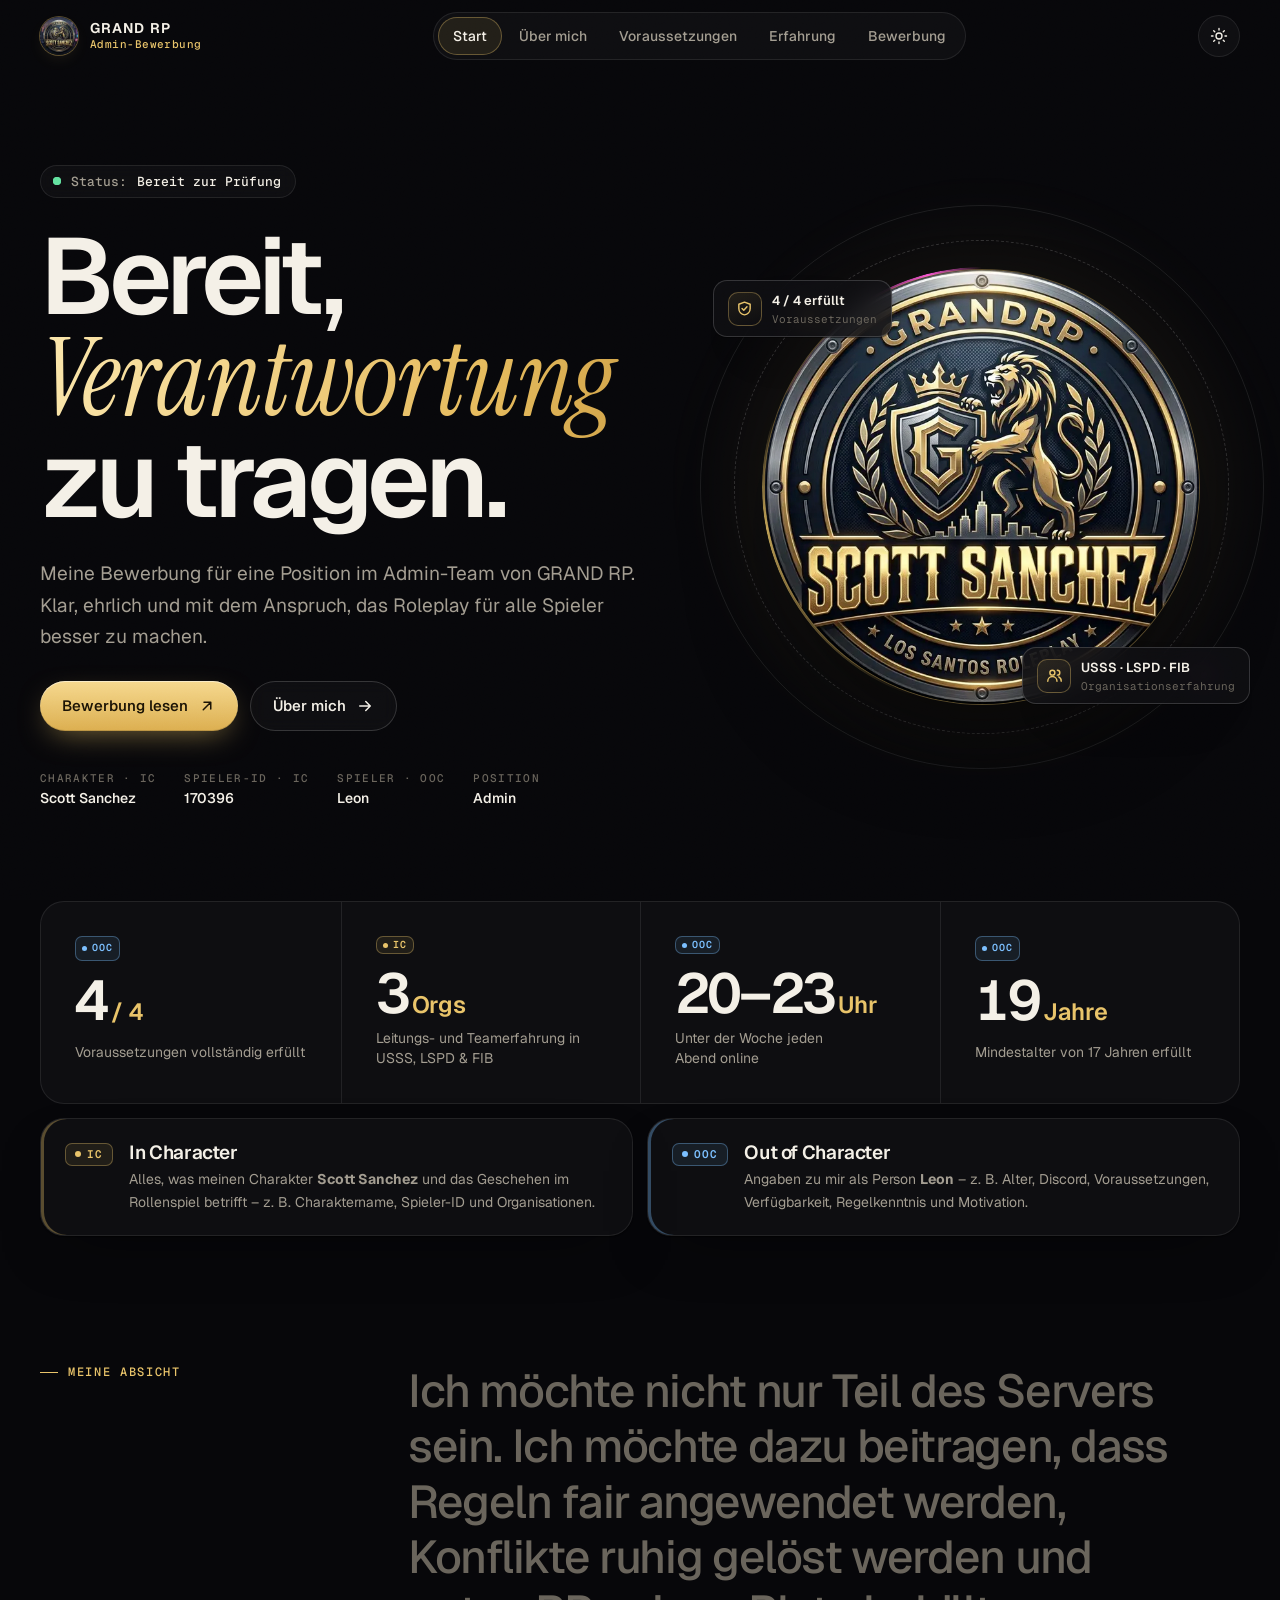
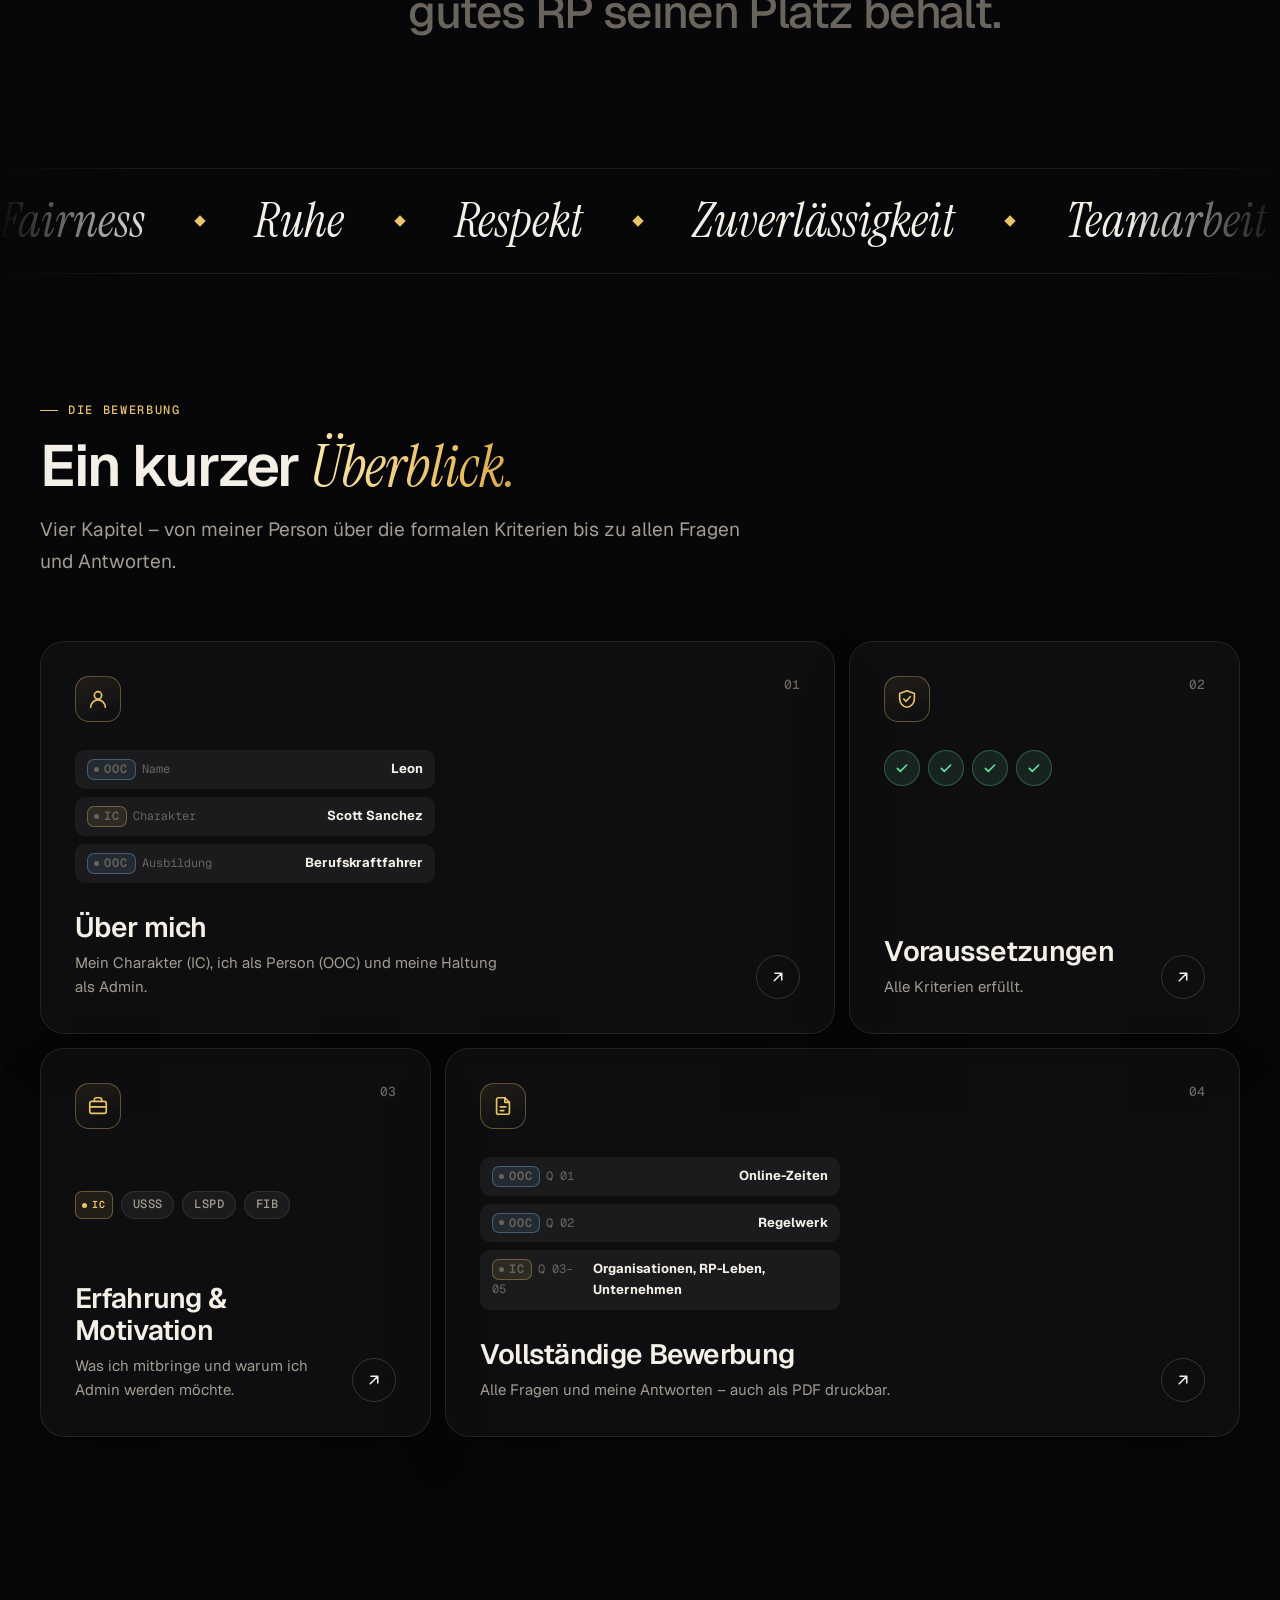
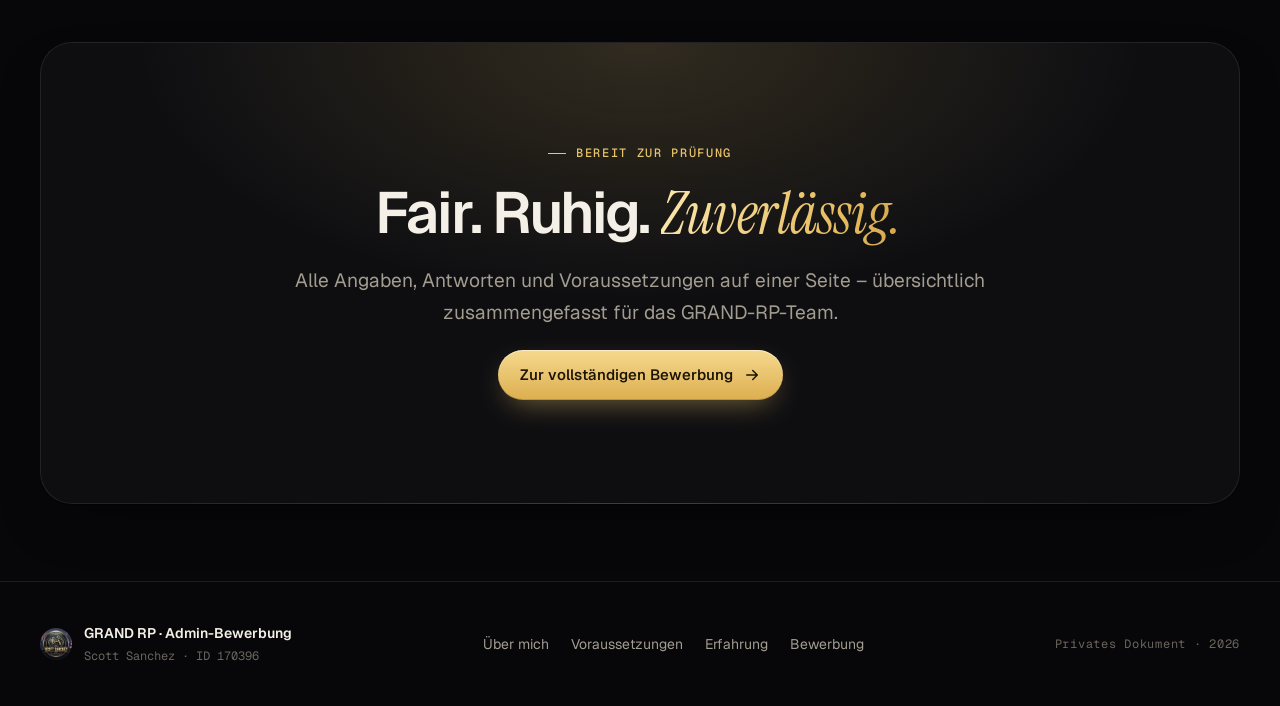
<file: index.html>
<!doctype html>
<html lang="de">
<head>
  <meta charset="utf-8">
  <meta name="viewport" content="width=device-width, initial-scale=1, viewport-fit=cover">
  <title>Admin-Bewerbung · GRAND RP</title>
  <meta name="description" content="Persönliche Bewerbung von Scott Sanchez für das Admin-Team von GRAND RP – fair, ruhig und mit dem Anspruch, gutes Roleplay zu schützen.">
  <meta name="robots" content="noindex">
  <meta name="theme-color" content="#07070a">
  <meta property="og:type" content="website">
  <meta property="og:site_name" content="GRAND RP · Admin-Bewerbung">
  <meta property="og:title" content="Admin-Bewerbung · Scott Sanchez">
  <meta property="og:description" content="Bereit, Verantwortung zu tragen. Meine Bewerbung für das Admin-Team von GRAND RP.">
  <meta property="og:image" content="assets/img/og-image.jpg">
  <meta name="twitter:card" content="summary_large_image">
  <link rel="icon" href="favicon.svg" type="image/svg+xml">
  <link rel="apple-touch-icon" href="apple-touch-icon.png">
  <link rel="preconnect" href="https://fonts.googleapis.com">
  <link rel="preconnect" href="https://fonts.gstatic.com" crossorigin>
  <link rel="stylesheet" href="https://fonts.googleapis.com/css2?family=Geist:wght@300..800&family=Geist+Mono:wght@400..600&family=Instrument+Serif:ital@0;1&display=swap">
  <link rel="stylesheet" href="assets/css/main.css">
  <link rel="preload" as="image" href="assets/img/scott-sanchez-logo-800.webp" type="image/webp">
  <script>(function(d){d.classList.add('js');try{var t=localStorage.getItem('theme');if(t==='light'||t==='dark')d.dataset.theme=t}catch(e){}})(document.documentElement);</script>
  <script src="assets/js/main.js" defer></script>
</head>
<body>
  <a class="skip-link" href="#inhalt">Zum Inhalt springen</a>
  <div class="scroll-progress" aria-hidden="true"></div>
  <div class="backdrop" aria-hidden="true"></div>

  <header class="site-header" data-header>
    <div class="container header-inner">
      <a class="brand" href="index.html" aria-label="GRAND RP Admin-Bewerbung – zur Startseite">
        <img src="assets/img/scott-sanchez-logo-96.webp" alt="" width="38" height="38">
        <span><strong>GRAND RP</strong><small>Admin-Bewerbung</small></span>
      </a>
      <nav class="site-nav" id="site-nav" aria-label="Hauptnavigation">
        <ul>
          <li><a href="index.html" aria-current="page">Start</a></li>
          <li><a href="ueber-mich.html">Über mich</a></li>
          <li><a href="voraussetzungen.html">Voraussetzungen</a></li>
          <li><a href="erfahrung.html">Erfahrung</a></li>
          <li><a href="bewerbung.html">Bewerbung</a></li>
        </ul>
      </nav>
      <div class="header-actions">
        <button class="icon-btn theme-toggle" type="button" data-theme-toggle aria-label="Helles Design aktivieren">
          <svg class="i-sun" viewBox="0 0 24 24" fill="none" stroke="currentColor" stroke-width="1.8" stroke-linecap="round" aria-hidden="true"><circle cx="12" cy="12" r="4"/><path d="M12 2v2M12 20v2M4.93 4.93l1.41 1.41M17.66 17.66l1.41 1.41M2 12h2M20 12h2M4.93 19.07l1.41-1.41M17.66 6.34l1.41-1.41"/></svg>
          <svg class="i-moon" viewBox="0 0 24 24" fill="none" stroke="currentColor" stroke-width="1.8" stroke-linecap="round" stroke-linejoin="round" aria-hidden="true"><path d="M20 14.5A8 8 0 1 1 9.5 4a6.5 6.5 0 0 0 10.5 10.5z"/></svg>
        </button>
        <button class="icon-btn menu-toggle" type="button" data-menu-toggle aria-controls="site-nav" aria-expanded="false" aria-label="Menü öffnen">
          <svg class="i-menu" viewBox="0 0 24 24" fill="none" stroke="currentColor" stroke-width="1.8" stroke-linecap="round" aria-hidden="true"><path d="M4 7h16M4 12h16M4 17h16"/></svg>
          <svg class="i-close" viewBox="0 0 24 24" fill="none" stroke="currentColor" stroke-width="1.8" stroke-linecap="round" aria-hidden="true"><path d="M6 6l12 12M18 6 6 18"/></svg>
        </button>
      </div>
    </div>
  </header>

  <main id="inhalt">
    <!-- Hero -->
    <section class="hero container" aria-labelledby="hero-title">
      <div class="hero-copy">
        <p class="status-pill" data-reveal><span class="pulse-dot" aria-hidden="true"></span> Status: <b>Bereit zur Prüfung</b></p>
        <h1 class="display" id="hero-title" data-reveal style="--d:1">Bereit,<br><em>Verantwortung</em><br>zu tragen.</h1>
        <p class="lead" data-reveal style="--d:2">Meine Bewerbung für eine Position im Admin-Team von GRAND RP. Klar, ehrlich und mit dem Anspruch, das Roleplay für alle Spieler besser zu machen.</p>
        <div class="hero-actions" data-reveal style="--d:3">
          <a class="btn btn-primary" href="bewerbung.html">
            Bewerbung lesen
            <svg class="arrow-diag" viewBox="0 0 24 24" fill="none" stroke="currentColor" stroke-width="2" stroke-linecap="round" stroke-linejoin="round" aria-hidden="true"><path d="M7 17 17 7M8 7h9v9"/></svg>
          </a>
          <a class="btn btn-ghost" href="ueber-mich.html">
            Über mich
            <svg viewBox="0 0 24 24" fill="none" stroke="currentColor" stroke-width="2" stroke-linecap="round" stroke-linejoin="round" aria-hidden="true"><path d="M5 12h14M13 6l6 6-6 6"/></svg>
          </a>
        </div>
        <dl class="hero-meta" data-reveal style="--d:4">
          <div><dt>Charakter · IC</dt><dd>Scott Sanchez</dd></div>
          <div><dt>Spieler-ID · IC</dt><dd>170396</dd></div>
          <div><dt>Spieler · OOC</dt><dd>Leon</dd></div>
          <div><dt>Position</dt><dd>Admin</dd></div>
        </dl>
      </div>

      <div class="hero-visual" data-tilt data-reveal style="--d:2">
        <div class="medallion">
          <div class="orbit" aria-hidden="true"></div>
          <div class="orbit orbit-2" aria-hidden="true"></div>
          <div class="medallion-ring" aria-hidden="true"></div>
          <div class="medallion-img">
            <img src="assets/img/scott-sanchez-logo-800.webp" alt="Wappen von Scott Sanchez – GRAND RP, Los Santos Roleplay" width="800" height="800" fetchpriority="high">
          </div>
          <div class="medallion-glare" aria-hidden="true"></div>
        </div>
        <div class="float-chip chip-a" aria-hidden="true">
          <span class="icon-tile"><svg viewBox="0 0 24 24" fill="none" stroke="currentColor" stroke-width="2" stroke-linecap="round" stroke-linejoin="round"><path d="M12 3l8 3v6c0 4.5-3.4 8.3-8 9-4.6-.7-8-4.5-8-9V6z"/><path d="m8.5 12 2.5 2.5 4.5-5"/></svg></span>
          <span><b>4 / 4 erfüllt</b><small>Voraussetzungen</small></span>
        </div>
        <div class="float-chip chip-b" aria-hidden="true">
          <span class="icon-tile"><svg viewBox="0 0 24 24" fill="none" stroke="currentColor" stroke-width="2" stroke-linecap="round" stroke-linejoin="round"><circle cx="9" cy="8" r="3.5"/><path d="M2.5 20a6.5 6.5 0 0 1 13 0M16 4.5a3.5 3.5 0 0 1 0 7M18 14a6.5 6.5 0 0 1 3.5 6"/></svg></span>
          <span><b>USSS · LSPD · FIB</b><small>Organisationserfahrung</small></span>
        </div>
      </div>
    </section>

    <!-- Kennzahlen -->
    <section class="container" aria-label="Auf einen Blick">
      <div class="stats" data-reveal>
        <div class="stat">
          <span class="badge badge-sm badge-ooc"><abbr title="Out of Character">OOC</abbr></span>
          <span class="num"><span data-count="4">4</span><small>/ 4</small></span>
          <p>Voraussetzungen vollständig erfüllt</p>
        </div>
        <div class="stat">
          <span class="badge badge-sm badge-ic"><abbr title="In Character">IC</abbr></span>
          <span class="num"><span data-count="3">3</span><small>Orgs</small></span>
          <p>Leitungs- und Teamerfahrung in USSS, LSPD &amp; FIB</p>
        </div>
        <div class="stat">
          <span class="badge badge-sm badge-ooc"><abbr title="Out of Character">OOC</abbr></span>
          <span class="num">20–23<small>Uhr</small></span>
          <p>Unter der Woche jeden Abend online</p>
        </div>
        <div class="stat">
          <span class="badge badge-sm badge-ooc"><abbr title="Out of Character">OOC</abbr></span>
          <span class="num"><span data-count="19">19</span><small>Jahre</small></span>
          <p>Mindestalter von 17 Jahren erfüllt</p>
        </div>
      </div>

      <div class="legend" role="list" aria-label="Legende: IC und OOC">
        <div class="card legend-item zone-ic" role="listitem" data-reveal>
          <div class="zone-head">
            <span class="badge badge-ic"><abbr title="In Character">IC</abbr></span>
            <div><h2>In Character</h2><p>Alles, was meinen Charakter <strong>Scott Sanchez</strong> und das Geschehen im Rollenspiel betrifft – z. B. Charaktername, Spieler-ID und Organisationen.</p></div>
          </div>
        </div>
        <div class="card legend-item zone-ooc" role="listitem" data-reveal style="--d:1">
          <div class="zone-head">
            <span class="badge badge-ooc"><abbr title="Out of Character">OOC</abbr></span>
            <div><h2>Out of Character</h2><p>Angaben zu mir als Person <strong>Leon</strong> – z. B. Alter, Discord, Voraussetzungen, Verfügbarkeit, Regelkenntnis und Motivation.</p></div>
          </div>
        </div>
      </div>
    </section>

    <!-- Absicht -->
    <section class="section container intent" aria-labelledby="intent-title">
      <p class="eyebrow" id="intent-title">Meine Absicht</p>
      <p class="fill-text"><span>Ich möchte nicht nur Teil des Servers sein. Ich möchte dazu beitragen, dass Regeln fair angewendet werden, Konflikte ruhig gelöst werden und gutes RP seinen Platz behält.</span></p>
    </section>

    <!-- Werte -->
    <div class="marquee" aria-hidden="true">
      <div class="marquee-track">
        <span>Fairness</span><i></i><span>Ruhe</span><i></i><span>Respekt</span><i></i><span>Zuverlässigkeit</span><i></i><span>Teamarbeit</span><i></i><span>Hilfsbereitschaft</span><i></i><span>Gutes RP</span><i></i>
      </div>
      <div class="marquee-track">
        <span>Fairness</span><i></i><span>Ruhe</span><i></i><span>Respekt</span><i></i><span>Zuverlässigkeit</span><i></i><span>Teamarbeit</span><i></i><span>Hilfsbereitschaft</span><i></i><span>Gutes RP</span><i></i>
      </div>
    </div>

    <!-- Kapitel -->
    <section class="section container" aria-labelledby="chapters-title">
      <header class="section-head">
        <p class="eyebrow" data-reveal>Die Bewerbung</p>
        <h2 class="h2" id="chapters-title" data-reveal style="--d:1">Ein kurzer <em>Überblick.</em></h2>
        <p class="lead" data-reveal style="--d:2">Vier Kapitel – von meiner Person über die formalen Kriterien bis zu allen Fragen und Antworten.</p>
      </header>

      <div class="bento">
        <a class="card spotlight bento-card span-4" href="ueber-mich.html" data-reveal>
          <div class="bento-top">
            <span class="icon-tile"><svg viewBox="0 0 24 24" fill="none" stroke="currentColor" stroke-width="1.8" stroke-linecap="round" stroke-linejoin="round" aria-hidden="true"><circle cx="12" cy="8" r="4"/><path d="M4 21a8 8 0 0 1 16 0"/></svg></span>
            <span class="bento-num">01</span>
          </div>
          <div class="mini-rows" aria-hidden="true">
            <div><span><span class="badge badge-sm badge-ooc"><abbr title="Out of Character">OOC</abbr></span>Name</span><b>Leon</b></div>
            <div><span><span class="badge badge-sm badge-ic"><abbr title="In Character">IC</abbr></span>Charakter</span><b>Scott Sanchez</b></div>
            <div><span><span class="badge badge-sm badge-ooc"><abbr title="Out of Character">OOC</abbr></span>Ausbildung</span><b>Berufskraftfahrer</b></div>
          </div>
          <div class="bento-foot">
            <div><h3 class="h3">Über mich</h3><p>Mein Charakter (IC), ich als Person (OOC) und meine Haltung als Admin.</p></div>
            <span class="go" aria-hidden="true"><svg viewBox="0 0 24 24" fill="none" stroke="currentColor" stroke-width="2" stroke-linecap="round" stroke-linejoin="round"><path d="M7 17 17 7M8 7h9v9"/></svg></span>
          </div>
        </a>

        <a class="card spotlight bento-card span-2" href="voraussetzungen.html" data-reveal style="--d:1">
          <div class="bento-top">
            <span class="icon-tile"><svg viewBox="0 0 24 24" fill="none" stroke="currentColor" stroke-width="1.8" stroke-linecap="round" stroke-linejoin="round" aria-hidden="true"><path d="M12 3l8 3v6c0 4.5-3.4 8.3-8 9-4.6-.7-8-4.5-8-9V6z"/><path d="m8.5 12 2.5 2.5 4.5-5"/></svg></span>
            <span class="bento-num">02</span>
          </div>
          <div class="check-dots" aria-hidden="true">
            <span><svg viewBox="0 0 24 24" fill="none" stroke="currentColor" stroke-width="2.4" stroke-linecap="round" stroke-linejoin="round"><path d="m5 12.5 4.5 4.5L19 7.5"/></svg></span>
            <span><svg viewBox="0 0 24 24" fill="none" stroke="currentColor" stroke-width="2.4" stroke-linecap="round" stroke-linejoin="round"><path d="m5 12.5 4.5 4.5L19 7.5"/></svg></span>
            <span><svg viewBox="0 0 24 24" fill="none" stroke="currentColor" stroke-width="2.4" stroke-linecap="round" stroke-linejoin="round"><path d="m5 12.5 4.5 4.5L19 7.5"/></svg></span>
            <span><svg viewBox="0 0 24 24" fill="none" stroke="currentColor" stroke-width="2.4" stroke-linecap="round" stroke-linejoin="round"><path d="m5 12.5 4.5 4.5L19 7.5"/></svg></span>
          </div>
          <div class="bento-foot">
            <div><h3 class="h3">Voraussetzungen</h3><p>Alle Kriterien erfüllt.</p></div>
            <span class="go" aria-hidden="true"><svg viewBox="0 0 24 24" fill="none" stroke="currentColor" stroke-width="2" stroke-linecap="round" stroke-linejoin="round"><path d="M7 17 17 7M8 7h9v9"/></svg></span>
          </div>
        </a>

        <a class="card spotlight bento-card span-2" href="erfahrung.html" data-reveal>
          <div class="bento-top">
            <span class="icon-tile"><svg viewBox="0 0 24 24" fill="none" stroke="currentColor" stroke-width="1.8" stroke-linecap="round" stroke-linejoin="round" aria-hidden="true"><rect x="3" y="7" width="18" height="13" rx="2"/><path d="M8 7V5a2 2 0 0 1 2-2h4a2 2 0 0 1 2 2v2M3 13h18"/></svg></span>
            <span class="bento-num">03</span>
          </div>
          <div class="bento-visual" aria-hidden="true">
            <span class="badge badge-sm badge-ic"><abbr title="In Character">IC</abbr></span><span class="tag">USSS</span><span class="tag">LSPD</span><span class="tag">FIB</span>
          </div>
          <div class="bento-foot">
            <div><h3 class="h3">Erfahrung &amp; Motivation</h3><p>Was ich mitbringe und warum ich Admin werden möchte.</p></div>
            <span class="go" aria-hidden="true"><svg viewBox="0 0 24 24" fill="none" stroke="currentColor" stroke-width="2" stroke-linecap="round" stroke-linejoin="round"><path d="M7 17 17 7M8 7h9v9"/></svg></span>
          </div>
        </a>

        <a class="card spotlight bento-card span-4" href="bewerbung.html" data-reveal style="--d:1">
          <div class="bento-top">
            <span class="icon-tile"><svg viewBox="0 0 24 24" fill="none" stroke="currentColor" stroke-width="1.8" stroke-linecap="round" stroke-linejoin="round" aria-hidden="true"><path d="M14 3H7a2 2 0 0 0-2 2v14a2 2 0 0 0 2 2h10a2 2 0 0 0 2-2V8z"/><path d="M14 3v5h5M9 13h6M9 17h4"/></svg></span>
            <span class="bento-num">04</span>
          </div>
          <div class="mini-rows" aria-hidden="true">
            <div><span><span class="badge badge-sm badge-ooc"><abbr title="Out of Character">OOC</abbr></span>Q 01</span><b>Online-Zeiten</b></div>
            <div><span><span class="badge badge-sm badge-ooc"><abbr title="Out of Character">OOC</abbr></span>Q 02</span><b>Regelwerk</b></div>
            <div><span><span class="badge badge-sm badge-ic"><abbr title="In Character">IC</abbr></span>Q 03–05</span><b>Organisationen, RP-Leben, Unternehmen</b></div>
          </div>
          <div class="bento-foot">
            <div><h3 class="h3">Vollständige Bewerbung</h3><p>Alle Fragen und meine Antworten – auch als PDF druckbar.</p></div>
            <span class="go" aria-hidden="true"><svg viewBox="0 0 24 24" fill="none" stroke="currentColor" stroke-width="2" stroke-linecap="round" stroke-linejoin="round"><path d="M7 17 17 7M8 7h9v9"/></svg></span>
          </div>
        </a>
      </div>
    </section>

    <!-- CTA -->
    <section class="container section-tight" aria-labelledby="cta-title">
      <div class="card cta" data-reveal>
        <p class="eyebrow">Bereit zur Prüfung</p>
        <h2 class="h2" id="cta-title">Fair. Ruhig. <em>Zuverlässig.</em></h2>
        <p class="lead">Alle Angaben, Antworten und Voraussetzungen auf einer Seite – übersichtlich zusammengefasst für das GRAND-RP-Team.</p>
        <a class="btn btn-primary" href="bewerbung.html">
          Zur vollständigen Bewerbung
          <svg viewBox="0 0 24 24" fill="none" stroke="currentColor" stroke-width="2" stroke-linecap="round" stroke-linejoin="round" aria-hidden="true"><path d="M5 12h14M13 6l6 6-6 6"/></svg>
        </a>
      </div>
    </section>
  </main>

  <footer class="site-footer">
    <div class="container footer-inner">
      <div class="footer-brand">
        <img src="assets/img/scott-sanchez-logo-96.webp" alt="" width="32" height="32" loading="lazy">
        <div><strong>GRAND RP · Admin-Bewerbung</strong><small>Scott Sanchez · ID 170396</small></div>
      </div>
      <nav aria-label="Fußzeile">
        <ul>
          <li><a href="ueber-mich.html">Über mich</a></li>
          <li><a href="voraussetzungen.html">Voraussetzungen</a></li>
          <li><a href="erfahrung.html">Erfahrung</a></li>
          <li><a href="bewerbung.html">Bewerbung</a></li>
        </ul>
      </nav>
      <p class="footer-meta">Privates Dokument · 2026</p>
    </div>
  </footer>
</body>
</html>
</file>
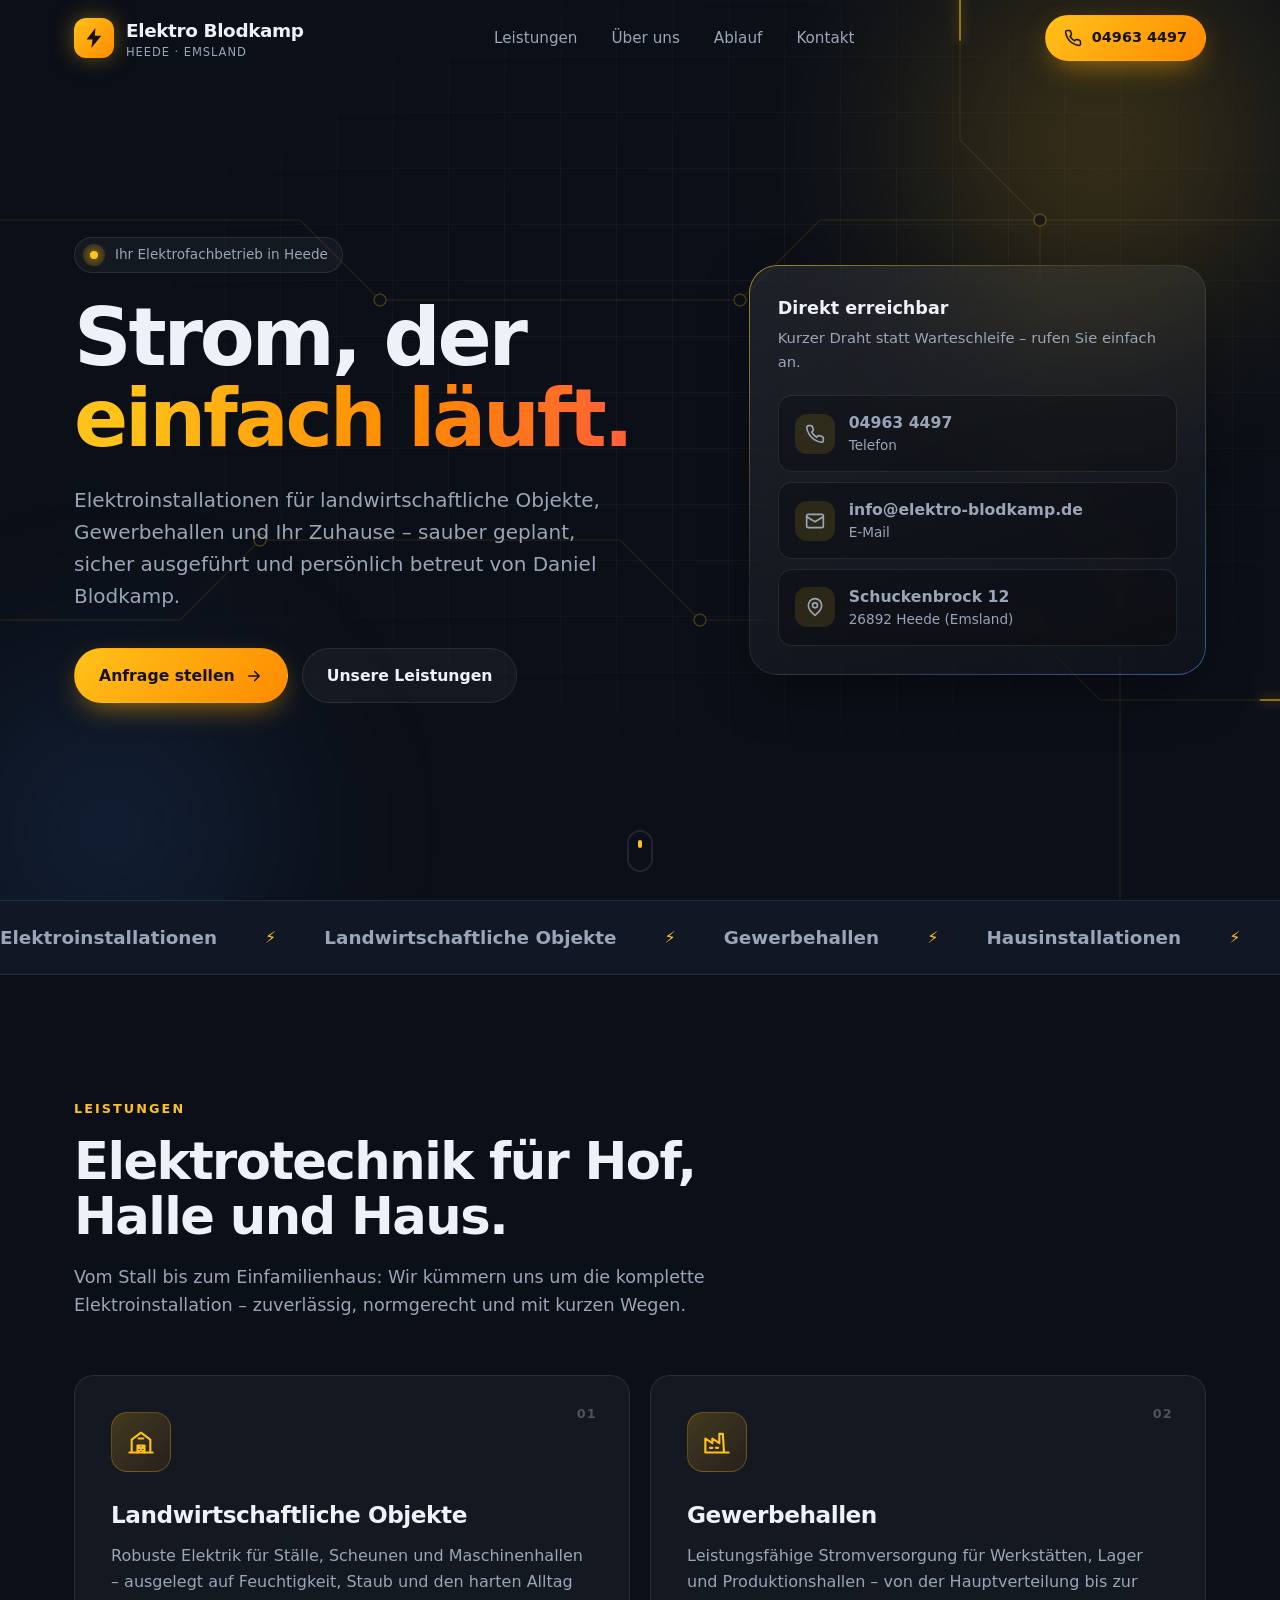
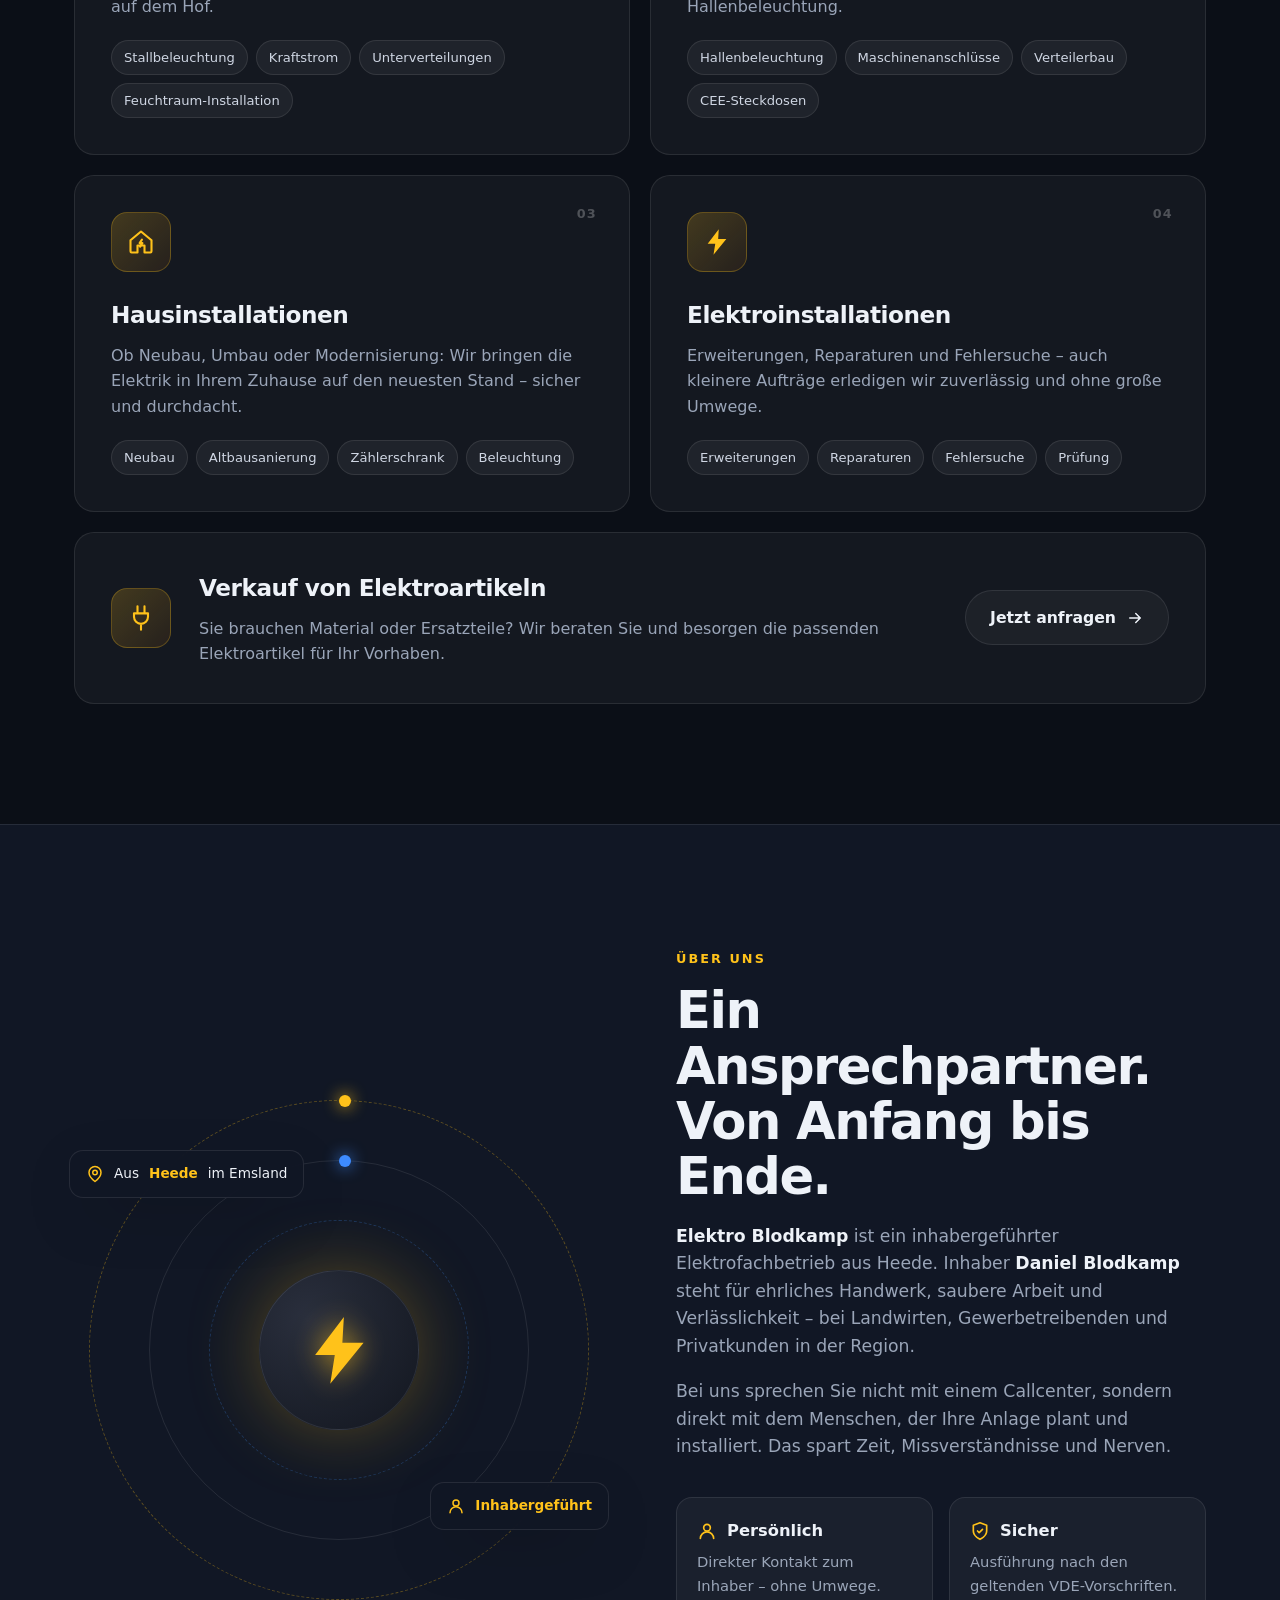
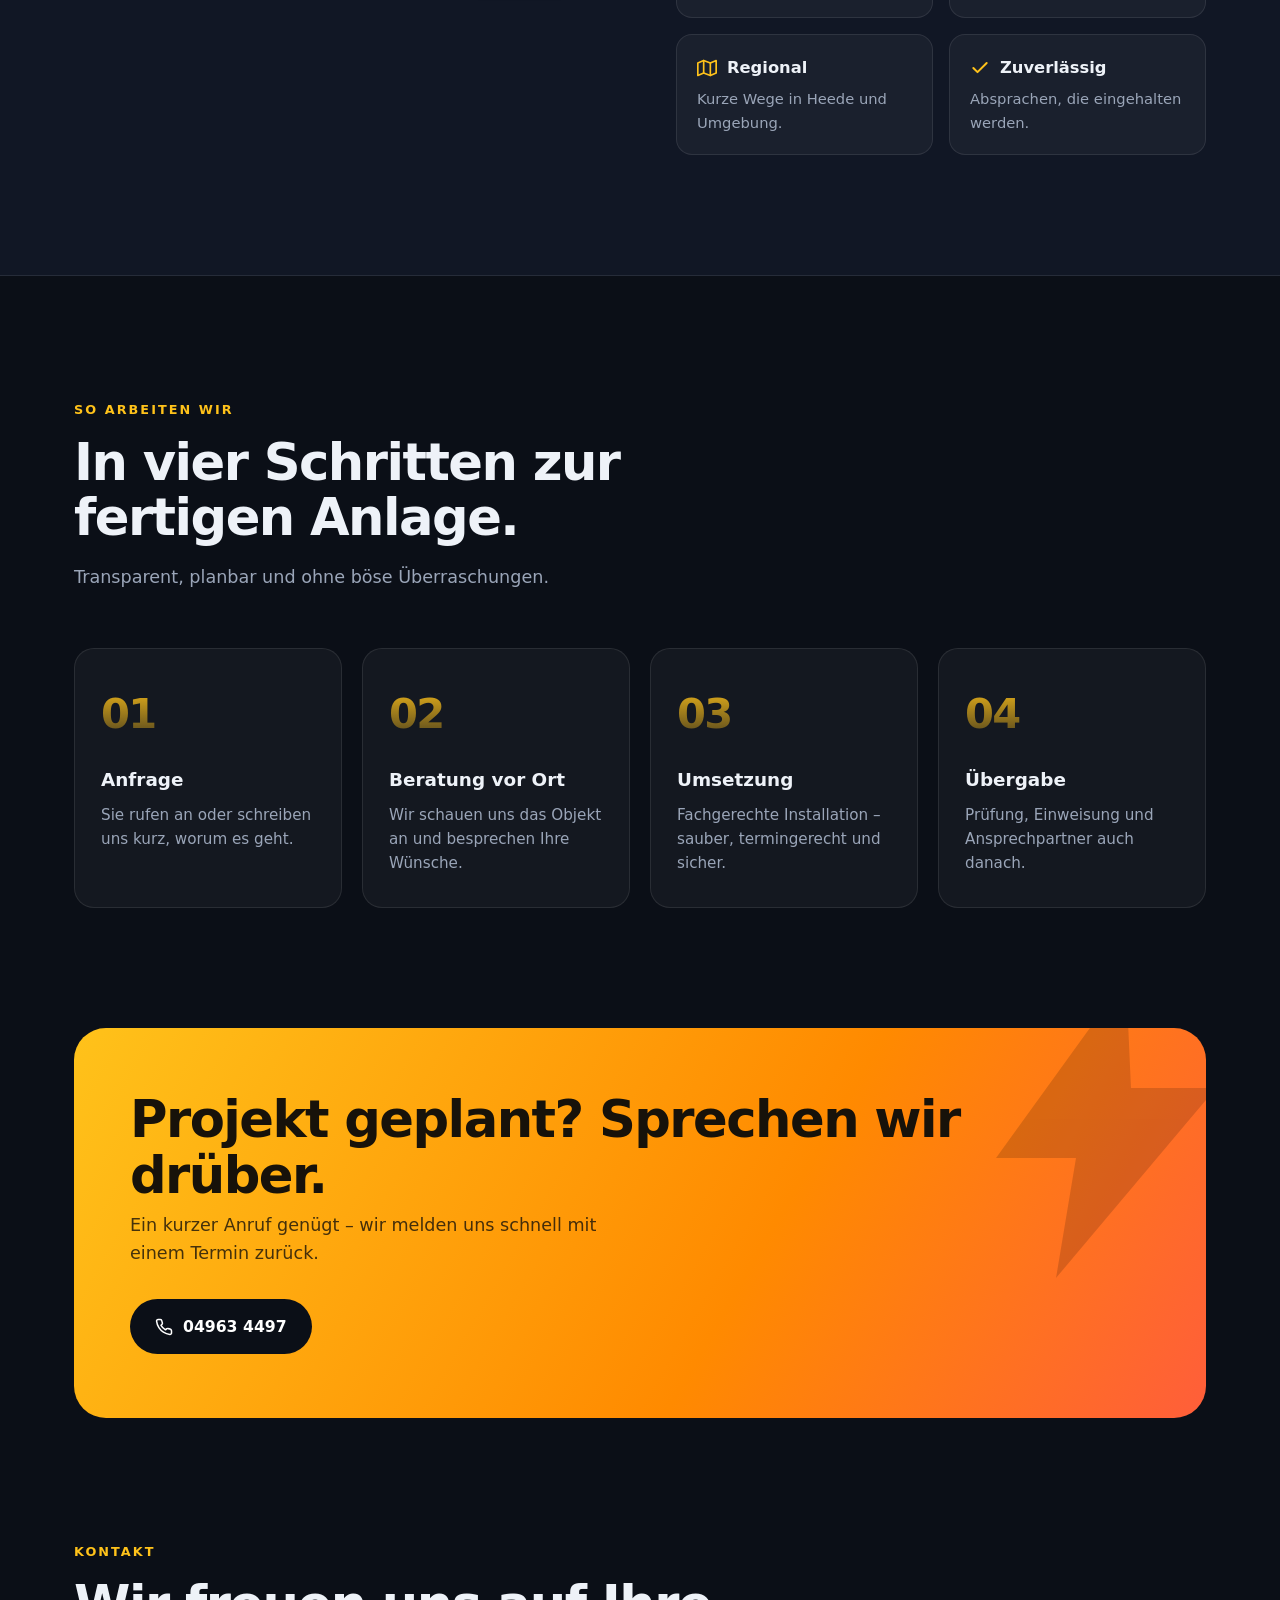
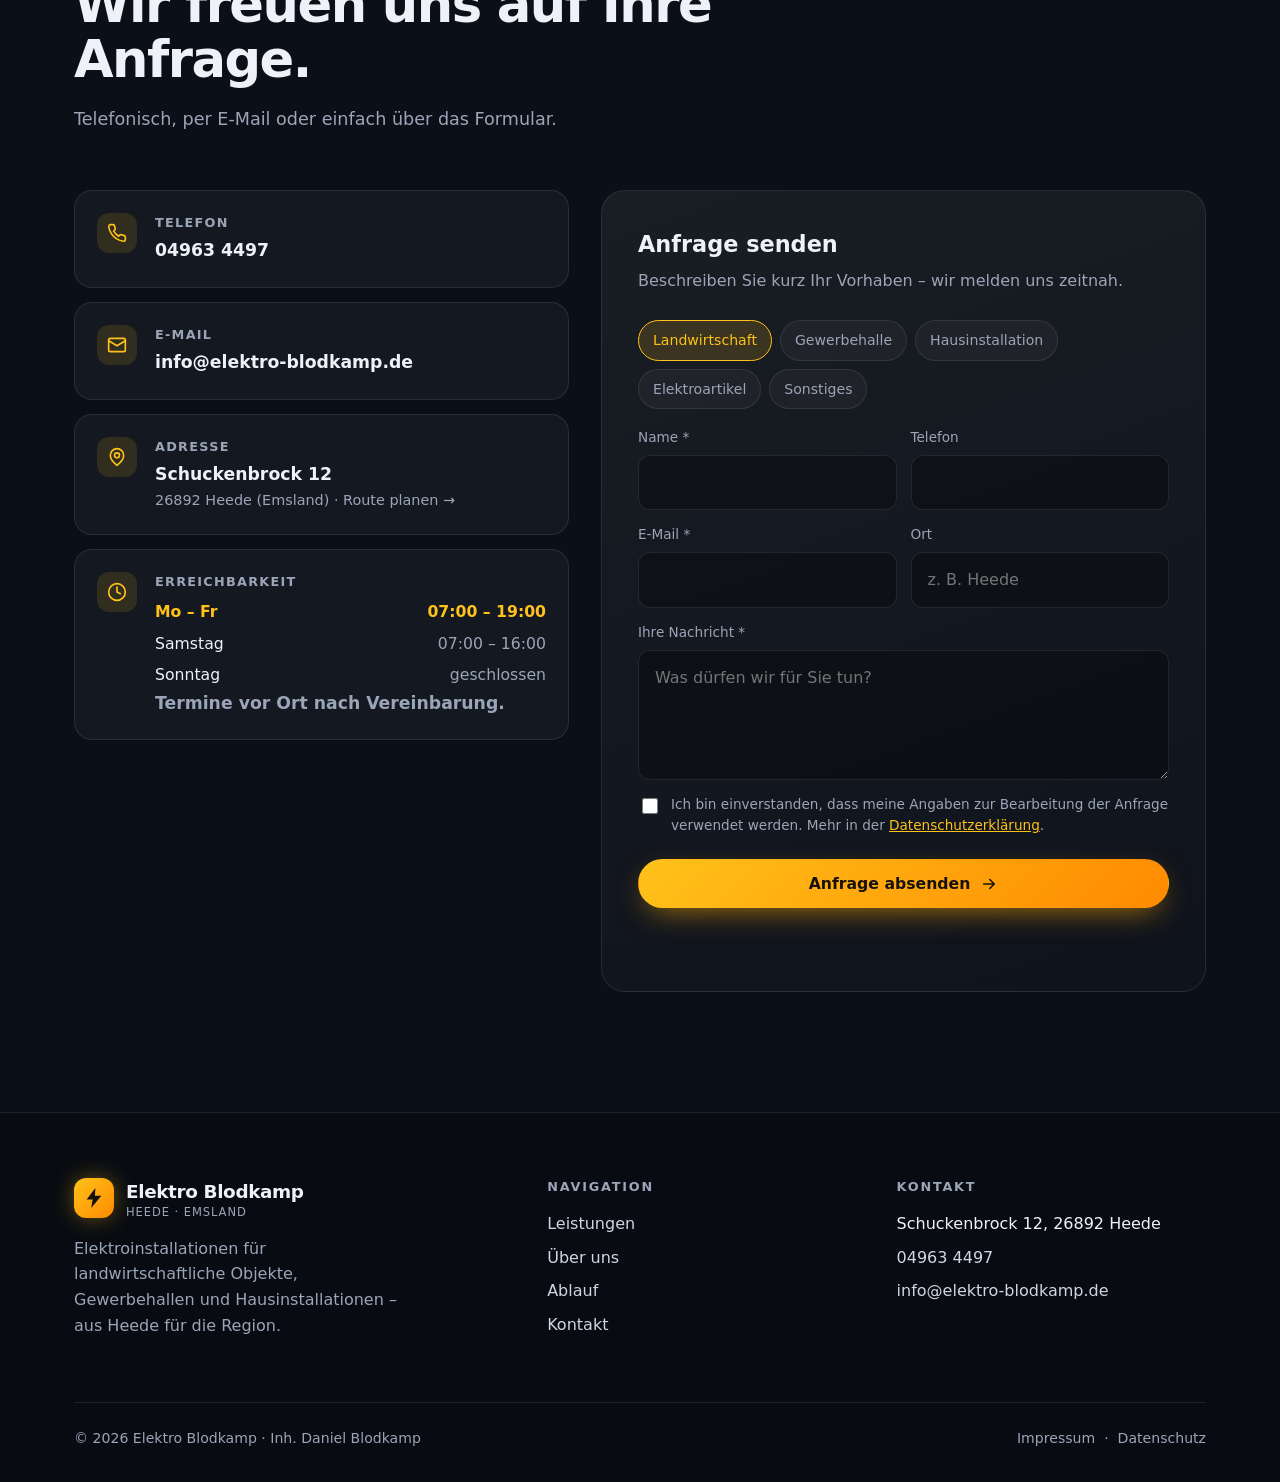
<file: elektro-blodkamp/index.html>
<!doctype html>
<html lang="de">
<head>
  <meta charset="utf-8">
  <meta name="viewport" content="width=device-width, initial-scale=1">
  <title>Elektro Blodkamp – Elektroinstallationen in Heede (Emsland)</title>
  <meta name="description" content="Elektro Blodkamp aus Heede im Emsland: Elektroinstallationen für Landwirtschaft, Gewerbehallen und Wohnhäuser. Inhaber Daniel Blodkamp, Schuckenbrock 12, 26892 Heede, Tel. 04963 4497.">
  <meta name="theme-color" content="#0b0f17">
  <link rel="icon" href="data:image/svg+xml,%3Csvg xmlns='http://www.w3.org/2000/svg' viewBox='0 0 64 64'%3E%3Crect width='64' height='64' rx='14' fill='%230b0f17'/%3E%3Cpath d='M36 6 14 36h14l-4 22 26-32H35z' fill='%23ffc21a'/%3E%3C/svg%3E">

  <script type="application/ld+json">
  {
    "@context": "https://schema.org",
    "@type": "Electrician",
    "name": "Elektro Blodkamp",
    "founder": "Daniel Blodkamp",
    "url": "https://elektro-blodkamp.de/",
    "telephone": "+49 4963 4497",
    "email": "info@elektro-blodkamp.de",
    "address": {
      "@type": "PostalAddress",
      "streetAddress": "Schuckenbrock 12",
      "postalCode": "26892",
      "addressLocality": "Heede",
      "addressRegion": "Niedersachsen",
      "addressCountry": "DE"
    },
    "areaServed": "Heede und Umgebung, Emsland"
  }
  </script>

  <style>
    :root {
      --bg: #0b0f17;
      --bg-2: #111725;
      --surface: rgba(255, 255, 255, 0.04);
      --surface-2: rgba(255, 255, 255, 0.07);
      --border: rgba(255, 255, 255, 0.09);
      --text: #eef2f8;
      --muted: #9aa5b8;
      --accent: #ffc21a;
      --accent-2: #ff8a00;
      --blue: #3d8bff;
      --radius: 20px;
      --max: 1180px;
      --shadow: 0 20px 60px -20px rgba(0, 0, 0, 0.6);
      --font: ui-sans-serif, system-ui, -apple-system, "Segoe UI", Roboto, "Helvetica Neue", Arial, sans-serif;
    }

    *, *::before, *::after { box-sizing: border-box; }
    html { scroll-behavior: smooth; scroll-padding-top: 84px; }
    body {
      margin: 0;
      font-family: var(--font);
      background: var(--bg);
      color: var(--text);
      line-height: 1.6;
      -webkit-font-smoothing: antialiased;
      overflow-x: hidden;
    }
    img, svg { display: block; max-width: 100%; }
    a { color: inherit; text-decoration: none; }
    ::selection { background: var(--accent); color: #111; }

    .container { width: 100%; max-width: var(--max); margin: 0 auto; padding: 0 24px; }
    @media (max-width: 600px) { .container { padding: 0 16px; } }

    /* ---------- Header ---------- */
    .header {
      position: fixed; inset: 0 0 auto 0; z-index: 50;
      transition: background .3s, border-color .3s, backdrop-filter .3s;
      border-bottom: 1px solid transparent;
    }
    .header.scrolled {
      background: rgba(11, 15, 23, 0.72);
      backdrop-filter: blur(16px) saturate(140%);
      -webkit-backdrop-filter: blur(16px) saturate(140%);
      border-color: var(--border);
    }
    .nav { display: flex; align-items: center; justify-content: space-between; height: 76px; gap: 24px; }
    .logo { display: flex; align-items: center; gap: 12px; font-weight: 800; letter-spacing: -0.02em; font-size: 1.15rem; }
    .logo-mark {
      width: 40px; height: 40px; border-radius: 12px; display: grid; place-items: center;
      background: linear-gradient(135deg, var(--accent), var(--accent-2));
      box-shadow: 0 0 24px -4px rgba(255, 194, 26, 0.6);
    }
    .logo-mark svg { width: 22px; height: 22px; }
    .logo small { display: block; font-weight: 500; font-size: .72rem; color: var(--muted); letter-spacing: .08em; text-transform: uppercase; line-height: 1.2; }
    .nav-links { display: flex; gap: 6px; list-style: none; margin: 0; padding: 0; }
    .nav-links a { padding: 8px 14px; border-radius: 999px; color: var(--muted); font-weight: 500; font-size: .95rem; transition: color .2s, background .2s; }
    .nav-links a:hover { color: var(--text); background: var(--surface-2); }
    .nav-cta { display: flex; align-items: center; gap: 12px; }
    .menu-btn { display: none; background: none; border: 1px solid var(--border); color: var(--text); width: 44px; height: 44px; border-radius: 12px; cursor: pointer; }
    .menu-btn span { display: block; width: 18px; height: 2px; background: currentColor; margin: 4px auto; transition: transform .3s, opacity .3s; }
    .menu-open .menu-btn span:nth-child(1) { transform: translateY(6px) rotate(45deg); }
    .menu-open .menu-btn span:nth-child(2) { opacity: 0; }
    .menu-open .menu-btn span:nth-child(3) { transform: translateY(-6px) rotate(-45deg); }

    @media (max-width: 900px) {
      .menu-btn { display: block; }
      .nav-links {
        position: fixed; top: 76px; left: 0; right: 0; flex-direction: column; gap: 4px;
        padding: 16px; background: rgba(11, 15, 23, 0.96); backdrop-filter: blur(16px);
        border-bottom: 1px solid var(--border);
        transform: translateY(-120%); transition: transform .35s ease; z-index: -1;
      }
      .menu-open .nav-links { transform: none; }
      .nav-links a { display: block; padding: 14px 16px; font-size: 1.05rem; }
      .nav-cta .btn-phone-text { display: none; }
    }

    /* ---------- Buttons ---------- */
    .btn {
      display: inline-flex; align-items: center; gap: 10px; justify-content: center;
      padding: 14px 24px; border-radius: 999px; font-weight: 600; font-size: .98rem;
      border: 1px solid transparent; cursor: pointer; transition: transform .2s, box-shadow .2s, background .2s;
      font-family: inherit;
    }
    .btn svg { width: 18px; height: 18px; flex: none; }
    .btn-primary { background: linear-gradient(135deg, var(--accent), var(--accent-2)); color: #16120a; box-shadow: 0 10px 30px -10px rgba(255, 170, 0, 0.7); }
    .btn-primary:hover { transform: translateY(-2px); box-shadow: 0 16px 40px -10px rgba(255, 170, 0, 0.85); }
    .btn-ghost { background: var(--surface); border-color: var(--border); color: var(--text); }
    .btn-ghost:hover { background: var(--surface-2); transform: translateY(-2px); }
    .btn-sm { padding: 10px 18px; font-size: .9rem; }

    /* ---------- Hero ---------- */
    .hero { position: relative; min-height: 100vh; min-height: 100svh; display: flex; align-items: center; padding: 120px 0 80px; overflow: hidden; isolation: isolate; }
    .hero-bg { position: absolute; inset: 0; z-index: -1; }
    .hero-bg::before {
      content: ""; position: absolute; inset: 0;
      background-image:
        linear-gradient(rgba(255,255,255,.035) 1px, transparent 1px),
        linear-gradient(90deg, rgba(255,255,255,.035) 1px, transparent 1px);
      background-size: 56px 56px;
      mask-image: radial-gradient(ellipse 80% 70% at 60% 40%, #000 30%, transparent 75%);
      -webkit-mask-image: radial-gradient(ellipse 80% 70% at 60% 40%, #000 30%, transparent 75%);
    }
    .glow { position: absolute; border-radius: 50%; filter: blur(90px); opacity: .5; }
    .glow-1 { width: 520px; height: 520px; background: radial-gradient(circle, rgba(255, 194, 26, .55), transparent 70%); top: -120px; right: -80px; animation: float 14s ease-in-out infinite; }
    .glow-2 { width: 460px; height: 460px; background: radial-gradient(circle, rgba(61, 139, 255, .4), transparent 70%); bottom: -160px; left: -120px; animation: float 18s ease-in-out infinite reverse; }
    @keyframes float { 50% { transform: translate(-40px, 40px) scale(1.08); } }

    .circuit { position: absolute; inset: 0; width: 100%; height: 100%; opacity: .55; }
    .circuit path { fill: none; stroke: rgba(255, 194, 26, .16); stroke-width: 1.5; }
    .circuit .pulse { stroke: var(--accent); stroke-width: 2; stroke-dasharray: 60 1400; stroke-linecap: round; filter: drop-shadow(0 0 6px var(--accent)); animation: current 6s linear infinite; }
    .circuit .pulse.d2 { animation-delay: -2s; animation-duration: 7.5s; }
    .circuit .pulse.d3 { animation-delay: -4s; animation-duration: 9s; }
    .circuit circle { fill: var(--bg); stroke: rgba(255, 194, 26, .45); stroke-width: 1.5; }
    @keyframes current { from { stroke-dashoffset: 1460; } to { stroke-dashoffset: 0; } }

    .hero-grid { display: grid; grid-template-columns: 1.15fr .85fr; gap: 56px; align-items: center; }
    @media (max-width: 960px) { .hero-grid { grid-template-columns: 1fr; gap: 48px; } }

    .eyebrow {
      display: inline-flex; align-items: center; gap: 10px; padding: 6px 14px 6px 8px; border-radius: 999px;
      background: var(--surface); border: 1px solid var(--border); font-size: .85rem; color: var(--muted); margin-bottom: 24px;
    }
    .eyebrow .dot { width: 22px; height: 22px; border-radius: 50%; background: rgba(255, 194, 26, .15); display: grid; place-items: center; }
    .eyebrow .dot::after { content: ""; width: 8px; height: 8px; border-radius: 50%; background: var(--accent); box-shadow: 0 0 10px var(--accent); animation: blink 2s infinite; }
    @keyframes blink { 50% { opacity: .35; } }

    h1 { font-size: clamp(2.6rem, 6.4vw, 5rem); line-height: 1.02; letter-spacing: -0.04em; margin: 0 0 24px; font-weight: 800; }
    .grad { background: linear-gradient(100deg, var(--accent) 10%, var(--accent-2) 60%, #ff5e3a); -webkit-background-clip: text; background-clip: text; color: transparent; }
    .lead { font-size: clamp(1.05rem, 1.6vw, 1.25rem); color: var(--muted); max-width: 560px; margin: 0 0 36px; }
    .hero-actions { display: flex; flex-wrap: wrap; gap: 14px; }

    .hero-card {
      position: relative; padding: 28px; border-radius: 28px; background: linear-gradient(160deg, rgba(255,255,255,.08), rgba(255,255,255,.02));
      border: 1px solid var(--border); backdrop-filter: blur(20px); -webkit-backdrop-filter: blur(20px); box-shadow: var(--shadow);
    }
    .hero-card::before {
      content: ""; position: absolute; inset: -1px; border-radius: inherit; padding: 1px; pointer-events: none;
      background: linear-gradient(140deg, rgba(255, 194, 26, .6), transparent 40%, transparent 60%, rgba(61, 139, 255, .5));
      -webkit-mask: linear-gradient(#000 0 0) content-box, linear-gradient(#000 0 0); -webkit-mask-composite: xor; mask-composite: exclude;
    }
    .hero-card h3 { margin: 0 0 4px; font-size: 1.1rem; }
    .hero-card p.sub { margin: 0 0 22px; color: var(--muted); font-size: .92rem; }
    .quick-list { list-style: none; padding: 0; margin: 0; display: grid; gap: 10px; }
    .quick-list a, .quick-list div {
      display: flex; align-items: center; gap: 14px; padding: 14px 16px; border-radius: 14px; background: rgba(0,0,0,.25); border: 1px solid var(--border);
      transition: border-color .2s, transform .2s;
    }
    .quick-list a:hover { border-color: rgba(255, 194, 26, .5); transform: translateX(4px); }
    .qi { width: 40px; height: 40px; border-radius: 12px; display: grid; place-items: center; background: rgba(255, 194, 26, .12); color: var(--accent); flex: none; }
    .qi svg { width: 20px; height: 20px; }
    .quick-list strong { display: block; font-size: .98rem; }
    .quick-list span { color: var(--muted); font-size: .85rem; }

    .scroll-hint { position: absolute; bottom: 28px; left: 50%; transform: translateX(-50%); width: 26px; height: 42px; border: 2px solid var(--border); border-radius: 20px; }
    .scroll-hint::after { content: ""; position: absolute; left: 50%; top: 8px; width: 4px; height: 8px; margin-left: -2px; border-radius: 2px; background: var(--accent); animation: scroll 1.8s infinite; }
    @keyframes scroll { 0% { opacity: 0; transform: translateY(0); } 40% { opacity: 1; } 100% { opacity: 0; transform: translateY(14px); } }
    @media (max-width: 960px) { .scroll-hint { display: none; } }

    /* ---------- Marquee ---------- */
    .marquee { border-block: 1px solid var(--border); background: var(--bg-2); overflow: hidden; padding: 22px 0; }
    .marquee-track { display: flex; gap: 48px; width: max-content; animation: marquee 38s linear infinite; }
    .marquee-track span { display: inline-flex; align-items: center; gap: 48px; font-size: 1.15rem; font-weight: 600; color: var(--muted); white-space: nowrap; }
    .marquee-track span::after { content: "⚡"; color: var(--accent); font-size: 1rem; }
    @keyframes marquee { to { transform: translateX(-50%); } }

    /* ---------- Sections ---------- */
    section { position: relative; }
    .section { padding: 120px 0; }
    @media (max-width: 700px) { .section { padding: 80px 0; } }
    .section-head { max-width: 680px; margin-bottom: 56px; }
    .kicker { display: inline-block; color: var(--accent); font-weight: 700; font-size: .8rem; letter-spacing: .16em; text-transform: uppercase; margin-bottom: 14px; }
    h2 { font-size: clamp(2rem, 4.2vw, 3.2rem); line-height: 1.08; letter-spacing: -0.03em; margin: 0 0 18px; font-weight: 800; }
    .section-head p { color: var(--muted); font-size: 1.1rem; margin: 0; }

    /* ---------- Services ---------- */
    .services { display: grid; grid-template-columns: repeat(12, 1fr); gap: 20px; }
    .service {
      --mx: 50%; --my: 50%;
      position: relative; grid-column: span 6; padding: 36px; border-radius: var(--radius); overflow: hidden;
      background: var(--surface); border: 1px solid var(--border); transition: transform .3s, border-color .3s;
    }
    .service::before {
      content: ""; position: absolute; inset: 0; opacity: 0; transition: opacity .3s; pointer-events: none;
      background: radial-gradient(420px circle at var(--mx) var(--my), rgba(255, 194, 26, .13), transparent 45%);
    }
    .service:hover { transform: translateY(-4px); border-color: rgba(255, 194, 26, .35); }
    .service:hover::before { opacity: 1; }
    .service.wide { grid-column: span 12; display: grid; grid-template-columns: auto 1fr auto; gap: 28px; align-items: center; }
    .service-icon {
      width: 60px; height: 60px; border-radius: 16px; display: grid; place-items: center; margin-bottom: 24px;
      background: linear-gradient(135deg, rgba(255, 194, 26, .2), rgba(255, 138, 0, .08)); color: var(--accent); border: 1px solid rgba(255, 194, 26, .25);
    }
    .service.wide .service-icon { margin-bottom: 0; }
    .service-icon svg { width: 28px; height: 28px; }
    .service h3 { font-size: 1.45rem; margin: 0 0 10px; letter-spacing: -0.02em; }
    .service p { color: var(--muted); margin: 0 0 20px; }
    .service.wide p { margin: 0; }
    .tags { display: flex; flex-wrap: wrap; gap: 8px; list-style: none; padding: 0; margin: 0; }
    .tags li { font-size: .82rem; padding: 6px 12px; border-radius: 999px; background: rgba(255,255,255,.05); border: 1px solid var(--border); color: #cfd6e3; }
    .service .num { position: absolute; top: 28px; right: 32px; font-size: .8rem; font-weight: 700; color: rgba(255,255,255,.25); letter-spacing: .1em; }
    @media (max-width: 860px) {
      .service { grid-column: span 12; padding: 28px; }
      .service.wide { grid-template-columns: 1fr; gap: 0; }
      .service.wide .service-icon { margin-bottom: 24px; }
      .service.wide .btn { margin-top: 20px; justify-self: start; }
    }

    /* ---------- About ---------- */
    .about { background: var(--bg-2); border-block: 1px solid var(--border); overflow: hidden; }
    .about-grid { display: grid; grid-template-columns: 1fr 1fr; gap: 72px; align-items: center; }
    @media (max-width: 960px) { .about-grid { grid-template-columns: 1fr; gap: 48px; } }
    .about-visual { position: relative; aspect-ratio: 1 / 1; max-width: 500px; width: 100%; justify-self: center; }
    .about-visual .ring { position: absolute; inset: 0; border-radius: 50%; border: 1px dashed rgba(255, 194, 26, .3); animation: spin 60s linear infinite; }
    .about-visual .ring.r2 { inset: 12%; border-style: solid; border-color: var(--border); animation-direction: reverse; animation-duration: 80s; }
    .about-visual .ring.r3 { inset: 24%; border-color: rgba(61, 139, 255, .25); }
    .about-visual .ring::after { content: ""; position: absolute; top: -6px; left: 50%; width: 12px; height: 12px; border-radius: 50%; background: var(--accent); box-shadow: 0 0 16px var(--accent); }
    .about-visual .ring.r2::after { background: var(--blue); box-shadow: 0 0 16px var(--blue); }
    .about-visual .ring.r3::after { display: none; }
    @keyframes spin { to { transform: rotate(360deg); } }
    .about-core {
      position: absolute; inset: 34%; border-radius: 50%; display: grid; place-items: center; text-align: center;
      background: radial-gradient(circle at 30% 30%, #2a2f3d, #12161f); border: 1px solid var(--border); box-shadow: 0 0 80px -10px rgba(255, 194, 26, .4);
    }
    .about-core svg { width: 46%; height: 46%; color: var(--accent); filter: drop-shadow(0 0 14px rgba(255, 194, 26, .7)); }
    .badge-float {
      position: absolute; padding: 12px 16px; border-radius: 14px; background: rgba(17, 23, 37, .9); border: 1px solid var(--border);
      backdrop-filter: blur(10px); font-size: .85rem; box-shadow: var(--shadow); display: flex; align-items: center; gap: 10px; white-space: nowrap;
    }
    .badge-float b { color: var(--accent); }
    .badge-float.b1 { top: 10%; left: -4%; animation: bob 6s ease-in-out infinite; }
    .badge-float.b2 { bottom: 14%; right: -4%; animation: bob 7s ease-in-out infinite reverse; }
    @keyframes bob { 50% { transform: translateY(-10px); } }
    @media (max-width: 600px) { .badge-float.b1 { left: 0; } .badge-float.b2 { right: 0; } }

    .about-text p { color: var(--muted); font-size: 1.08rem; }
    .about-text p strong { color: var(--text); }
    .values { display: grid; grid-template-columns: 1fr 1fr; gap: 16px; margin-top: 36px; }
    @media (max-width: 520px) { .values { grid-template-columns: 1fr; } }
    .value { padding: 20px; border-radius: 16px; background: var(--surface); border: 1px solid var(--border); }
    .value h4 { margin: 0 0 6px; font-size: 1.02rem; display: flex; align-items: center; gap: 10px; }
    .value h4 svg { width: 20px; height: 20px; color: var(--accent); }
    .value p { margin: 0; font-size: .92rem; color: var(--muted); }

    /* ---------- Process ---------- */
    .steps { display: grid; grid-template-columns: repeat(4, 1fr); gap: 20px; counter-reset: step; position: relative; }
    @media (max-width: 960px) { .steps { grid-template-columns: 1fr 1fr; } }
    @media (max-width: 560px) { .steps { grid-template-columns: 1fr; } }
    .step { position: relative; padding: 32px 26px; border-radius: var(--radius); background: var(--surface); border: 1px solid var(--border); counter-increment: step; }
    .step::before {
      content: "0" counter(step); display: block; font-size: 2.6rem; font-weight: 800; letter-spacing: -0.04em; margin-bottom: 18px;
      background: linear-gradient(180deg, var(--accent), rgba(255, 194, 26, .15)); -webkit-background-clip: text; background-clip: text; color: transparent;
    }
    .step h3 { margin: 0 0 8px; font-size: 1.15rem; }
    .step p { margin: 0; color: var(--muted); font-size: .95rem; }

    /* ---------- CTA band ---------- */
    .cta-band {
      position: relative; overflow: hidden; border-radius: 32px; padding: 64px 56px; display: flex; flex-wrap: wrap; gap: 32px; align-items: center; justify-content: space-between;
      background: linear-gradient(120deg, #ffc21a, #ff8a00 60%, #ff5e3a); color: #17120a;
    }
    .cta-band::after {
      content: ""; position: absolute; right: -60px; top: -60px; width: 320px; height: 320px; opacity: .15;
      background: url("data:image/svg+xml,%3Csvg xmlns='http://www.w3.org/2000/svg' viewBox='0 0 64 64'%3E%3Cpath d='M36 2 10 38h16l-4 24 32-38H37z' fill='%23000'/%3E%3C/svg%3E") no-repeat center / contain;
      pointer-events: none;
    }
    .cta-band h2 { margin: 0 0 8px; color: #17120a; }
    .cta-band p { margin: 0; font-size: 1.1rem; opacity: .8; max-width: 520px; }
    .btn-dark { background: #0b0f17; color: #fff; }
    .btn-dark:hover { transform: translateY(-2px); box-shadow: 0 16px 40px -12px rgba(0,0,0,.6); }
    @media (max-width: 700px) { .cta-band { padding: 44px 24px; border-radius: 24px; } }

    /* ---------- Contact ---------- */
    .contact-grid { display: grid; grid-template-columns: .9fr 1.1fr; gap: 32px; }
    @media (max-width: 960px) { .contact-grid { grid-template-columns: 1fr; } }
    .contact-cards { display: grid; gap: 14px; align-content: start; }
    .c-card { display: flex; gap: 18px; align-items: flex-start; padding: 22px; border-radius: 18px; background: var(--surface); border: 1px solid var(--border); transition: border-color .2s; }
    a.c-card:hover { border-color: rgba(255, 194, 26, .4); }
    .c-card h4 { margin: 0 0 4px; font-size: .8rem; color: var(--muted); font-weight: 600; letter-spacing: .1em; text-transform: uppercase; }
    .c-card p { margin: 0; font-size: 1.08rem; font-weight: 600; }
    .c-card p small { display: block; font-weight: 400; color: var(--muted); font-size: .9rem; }
    .hours { width: 100%; border-collapse: collapse; font-size: .98rem; }
    .hours td { padding: 3px 0; }
    .hours td:last-child { text-align: right; color: var(--muted); }
    .hours tr.today td { color: var(--accent); font-weight: 700; }
    .note { font-size: .8rem; color: var(--muted); margin-top: 8px; }

    .form { padding: 36px; border-radius: 24px; background: linear-gradient(160deg, rgba(255,255,255,.06), rgba(255,255,255,.02)); border: 1px solid var(--border); }
    @media (max-width: 600px) { .form { padding: 24px; } }
    .form h3 { margin: 0 0 6px; font-size: 1.4rem; }
    .form > p { margin: 0 0 26px; color: var(--muted); }
    .field-row { display: grid; grid-template-columns: 1fr 1fr; gap: 14px; }
    @media (max-width: 600px) { .field-row { grid-template-columns: 1fr; } }
    .field { display: flex; flex-direction: column; gap: 6px; margin-bottom: 14px; }
    .field label { font-size: .85rem; color: var(--muted); font-weight: 500; }
    .field input, .field select, .field textarea {
      width: 100%; padding: 14px 16px; border-radius: 12px; background: rgba(0,0,0,.3); border: 1px solid var(--border); color: var(--text);
      font: inherit; font-size: 1rem; transition: border-color .2s, box-shadow .2s;
    }
    .field select { appearance: none; background-image: url("data:image/svg+xml,%3Csvg xmlns='http://www.w3.org/2000/svg' width='12' height='8' viewBox='0 0 12 8'%3E%3Cpath d='M1 1l5 5 5-5' stroke='%239aa5b8' stroke-width='2' fill='none'/%3E%3C/svg%3E"); background-repeat: no-repeat; background-position: right 16px center; padding-right: 40px; }
    .field select option { background: var(--bg-2); }
    .field textarea { min-height: 130px; resize: vertical; }
    .field input:focus, .field select:focus, .field textarea:focus { outline: none; border-color: var(--accent); box-shadow: 0 0 0 4px rgba(255, 194, 26, .15); }
    .chips { display: flex; flex-wrap: wrap; gap: 8px; margin-bottom: 18px; }
    .chips input { position: absolute; opacity: 0; pointer-events: none; }
    .chips label { cursor: pointer; padding: 8px 14px; border-radius: 999px; border: 1px solid var(--border); background: var(--surface); font-size: .88rem; color: var(--muted); transition: all .2s; }
    .chips input:checked + label { background: rgba(255, 194, 26, .15); border-color: var(--accent); color: var(--accent); }
    .chips input:focus-visible + label { outline: 2px solid var(--accent); outline-offset: 2px; }
    .consent { display: flex; gap: 10px; align-items: flex-start; font-size: .85rem; color: var(--muted); margin: 6px 0 22px; }
    .consent input { margin-top: 4px; accent-color: var(--accent); width: 16px; height: 16px; flex: none; }
    .consent a { color: var(--accent); text-decoration: underline; }
    .form .btn { width: 100%; }
    .form-msg { margin-top: 14px; font-size: .92rem; color: var(--accent); min-height: 1.4em; }

    /* ---------- Footer ---------- */
    footer { border-top: 1px solid var(--border); padding: 64px 0 32px; background: #080b11; }
    .foot-grid { display: grid; grid-template-columns: 1.4fr 1fr 1fr; gap: 40px; margin-bottom: 48px; }
    @media (max-width: 760px) { .foot-grid { grid-template-columns: 1fr; gap: 32px; } }
    footer h5 { margin: 0 0 14px; font-size: .8rem; letter-spacing: .14em; text-transform: uppercase; color: var(--muted); }
    footer ul { list-style: none; margin: 0; padding: 0; display: grid; gap: 8px; }
    footer ul a { color: #cfd6e3; }
    footer ul a:hover { color: var(--accent); }
    .foot-about { color: var(--muted); max-width: 340px; margin-top: 16px; }
    .foot-bottom { display: flex; flex-wrap: wrap; justify-content: space-between; gap: 16px; padding-top: 24px; border-top: 1px solid var(--border); color: var(--muted); font-size: .88rem; }
    .foot-bottom button { background: none; border: none; color: inherit; font: inherit; cursor: pointer; padding: 0; }
    .foot-bottom button:hover { color: var(--accent); }

    /* ---------- Dialog (Impressum / Datenschutz) ---------- */
    dialog {
      width: min(720px, calc(100% - 32px)); max-height: 85vh; padding: 0; border: 1px solid var(--border); border-radius: 22px;
      background: var(--bg-2); color: var(--text); box-shadow: var(--shadow);
    }
    dialog::backdrop { background: rgba(0, 0, 0, .65); backdrop-filter: blur(6px); }
    .dlg-inner { padding: 36px; overflow-y: auto; max-height: 85vh; }
    @media (max-width: 600px) { .dlg-inner { padding: 24px; } }
    .dlg-inner h2 { font-size: 1.8rem; }
    .dlg-inner h3 { margin: 24px 0 6px; font-size: 1.05rem; }
    .dlg-inner p { color: var(--muted); margin: 0 0 10px; }
    .dlg-close { position: sticky; top: 0; float: right; width: 40px; height: 40px; border-radius: 12px; border: 1px solid var(--border); background: var(--surface-2); color: var(--text); font-size: 1.3rem; cursor: pointer; }
    .todo { color: var(--accent); font-style: italic; }

    /* ---------- Floating call button (mobile) ---------- */
    .fab {
      position: fixed; right: 16px; bottom: 16px; z-index: 40; width: 58px; height: 58px; border-radius: 50%; display: none; place-items: center;
      background: linear-gradient(135deg, var(--accent), var(--accent-2)); color: #16120a; box-shadow: 0 12px 30px -8px rgba(255, 170, 0, .8);
    }
    .fab svg { width: 24px; height: 24px; }
    .fab::before { content: ""; position: absolute; inset: 0; border-radius: 50%; border: 2px solid var(--accent); animation: ping 2s infinite; }
    @keyframes ping { to { transform: scale(1.6); opacity: 0; } }
    @media (max-width: 700px) { .fab { display: grid; } }

    /* ---------- Reveal ---------- */
    .reveal { opacity: 0; transform: translateY(28px); transition: opacity .8s cubic-bezier(.2,.7,.2,1), transform .8s cubic-bezier(.2,.7,.2,1); }
    .reveal.in { opacity: 1; transform: none; }
    .reveal[data-delay="1"] { transition-delay: .1s; }
    .reveal[data-delay="2"] { transition-delay: .2s; }
    .reveal[data-delay="3"] { transition-delay: .3s; }

    @media (prefers-reduced-motion: reduce) {
      *, *::before, *::after { animation: none !important; transition: none !important; }
      html { scroll-behavior: auto; }
      .reveal { opacity: 1; transform: none; }
    }

    :focus-visible { outline: 2px solid var(--accent); outline-offset: 3px; border-radius: 6px; }
    .sr-only { position: absolute; width: 1px; height: 1px; padding: 0; margin: -1px; overflow: hidden; clip: rect(0,0,0,0); border: 0; }
  </style>
</head>
<body>

  <!-- SVG-Symbole -->
  <svg width="0" height="0" style="position:absolute" aria-hidden="true">
    <symbol id="i-bolt" viewBox="0 0 24 24"><path fill="currentColor" d="M13.5 1 4 13.5h6.5L9 23l11-13.5h-7z"/></symbol>
    <symbol id="i-phone" viewBox="0 0 24 24"><path fill="none" stroke="currentColor" stroke-width="2" stroke-linecap="round" stroke-linejoin="round" d="M22 16.9v3a2 2 0 0 1-2.2 2 19.8 19.8 0 0 1-8.6-3.1 19.5 19.5 0 0 1-6-6A19.8 19.8 0 0 1 2.1 4.2 2 2 0 0 1 4.1 2h3a2 2 0 0 1 2 1.7c.1.9.4 1.8.7 2.7a2 2 0 0 1-.5 2.1L8 9.8a16 16 0 0 0 6 6l1.3-1.3a2 2 0 0 1 2.1-.4c.9.3 1.8.6 2.7.7a2 2 0 0 1 1.7 2z"/></symbol>
    <symbol id="i-mail" viewBox="0 0 24 24"><g fill="none" stroke="currentColor" stroke-width="2" stroke-linecap="round" stroke-linejoin="round"><rect x="2" y="4" width="20" height="16" rx="2"/><path d="m22 7-10 6L2 7"/></g></symbol>
    <symbol id="i-pin" viewBox="0 0 24 24"><g fill="none" stroke="currentColor" stroke-width="2" stroke-linecap="round" stroke-linejoin="round"><path d="M20 10c0 6-8 12-8 12s-8-6-8-12a8 8 0 0 1 16 0z"/><circle cx="12" cy="10" r="3"/></g></symbol>
    <symbol id="i-clock" viewBox="0 0 24 24"><g fill="none" stroke="currentColor" stroke-width="2" stroke-linecap="round"><circle cx="12" cy="12" r="10"/><path d="M12 6v6l4 2"/></g></symbol>
    <symbol id="i-arrow" viewBox="0 0 24 24"><path fill="none" stroke="currentColor" stroke-width="2" stroke-linecap="round" stroke-linejoin="round" d="M5 12h14M13 6l6 6-6 6"/></symbol>
    <symbol id="i-home" viewBox="0 0 24 24"><g fill="none" stroke="currentColor" stroke-width="1.8" stroke-linecap="round" stroke-linejoin="round"><path d="M3 10.5 12 3l9 7.5V20a1 1 0 0 1-1 1h-5v-6h-6v6H4a1 1 0 0 1-1-1z"/><path d="m12.8 10-2 3h2.4l-2 3"/></g></symbol>
    <symbol id="i-barn" viewBox="0 0 24 24"><g fill="none" stroke="currentColor" stroke-width="1.8" stroke-linecap="round" stroke-linejoin="round"><path d="M2 21h20M4 21V10l8-6 8 6v11"/><path d="M9 21v-6h6v6M9 15l6 6M15 15l-6 6M10 9h4"/></g></symbol>
    <symbol id="i-factory" viewBox="0 0 24 24"><g fill="none" stroke="currentColor" stroke-width="1.8" stroke-linecap="round" stroke-linejoin="round"><path d="M2 21V9l6 4V9l6 4V5h3l1 16H2zM22 21h-4"/><path d="M6 17h2M11 17h2"/></g></symbol>
    <symbol id="i-plug" viewBox="0 0 24 24"><g fill="none" stroke="currentColor" stroke-width="1.8" stroke-linecap="round" stroke-linejoin="round"><path d="M9 2v6M15 2v6M6 8h12v3a6 6 0 0 1-12 0zM12 17v5"/></g></symbol>
    <symbol id="i-shield" viewBox="0 0 24 24"><g fill="none" stroke="currentColor" stroke-width="2" stroke-linecap="round" stroke-linejoin="round"><path d="M12 22s8-4 8-10V5l-8-3-8 3v7c0 6 8 10 8 10z"/><path d="m9 12 2 2 4-4"/></g></symbol>
    <symbol id="i-user" viewBox="0 0 24 24"><g fill="none" stroke="currentColor" stroke-width="2" stroke-linecap="round" stroke-linejoin="round"><circle cx="12" cy="8" r="4"/><path d="M4 21a8 8 0 0 1 16 0"/></g></symbol>
    <symbol id="i-map" viewBox="0 0 24 24"><g fill="none" stroke="currentColor" stroke-width="2" stroke-linecap="round" stroke-linejoin="round"><path d="m1 6 7-3 8 3 7-3v15l-7 3-8-3-7 3z"/><path d="M8 3v15M16 6v15"/></g></symbol>
    <symbol id="i-check" viewBox="0 0 24 24"><path fill="none" stroke="currentColor" stroke-width="2.4" stroke-linecap="round" stroke-linejoin="round" d="M20 6 9 17l-5-5"/></symbol>
  </svg>

  <!-- ================= Header ================= -->
  <header class="header" id="header">
    <div class="container nav">
      <a href="#top" class="logo" aria-label="Elektro Blodkamp – zur Startseite">
        <span class="logo-mark"><svg style="color:#16120a"><use href="#i-bolt"/></svg></span>
        <span>Elektro Blodkamp<small>Heede · Emsland</small></span>
      </a>
      <ul class="nav-links" id="nav-links">
        <li><a href="#leistungen">Leistungen</a></li>
        <li><a href="#ueber-uns">Über uns</a></li>
        <li><a href="#ablauf">Ablauf</a></li>
        <li><a href="#kontakt">Kontakt</a></li>
      </ul>
      <div class="nav-cta">
        <a href="tel:+4949634497" class="btn btn-primary btn-sm" aria-label="Anrufen: 04963 4497">
          <svg><use href="#i-phone"/></svg><span class="btn-phone-text">04963 4497</span>
        </a>
        <button class="menu-btn" id="menu-btn" aria-label="Menü öffnen" aria-expanded="false" aria-controls="nav-links">
          <span></span><span></span><span></span>
        </button>
      </div>
    </div>
  </header>

  <main id="top">
    <!-- ================= Hero ================= -->
    <section class="hero">
      <div class="hero-bg" aria-hidden="true">
        <div class="glow glow-1"></div>
        <div class="glow glow-2"></div>
        <svg class="circuit" viewBox="0 0 1440 900" preserveAspectRatio="xMidYMid slice">
          <path d="M-20 220 H380 L460 300 H820 L900 220 H1460"/>
          <path d="M-20 620 H260 L340 540 H700 L780 620 H1100 L1180 700 H1460"/>
          <path d="M1040 -20 V140 L1120 220 V480 L1200 560 V920"/>
          <path class="pulse" d="M-20 220 H380 L460 300 H820 L900 220 H1460"/>
          <path class="pulse d2" d="M-20 620 H260 L340 540 H700 L780 620 H1100 L1180 700 H1460"/>
          <path class="pulse d3" d="M1040 -20 V140 L1120 220 V480 L1200 560 V920"/>
          <circle cx="460" cy="300" r="6"/><circle cx="820" cy="300" r="6"/><circle cx="340" cy="540" r="6"/>
          <circle cx="780" cy="620" r="6"/><circle cx="1120" cy="220" r="6"/><circle cx="1200" cy="560" r="6"/>
        </svg>
      </div>

      <div class="container hero-grid">
        <div>
          <div class="eyebrow reveal"><span class="dot"></span>Ihr Elektrofachbetrieb in Heede</div>
          <h1 class="reveal" data-delay="1">Strom, der<br><span class="grad">einfach läuft.</span></h1>
          <p class="lead reveal" data-delay="2">
            Elektroinstallationen für landwirtschaftliche Objekte, Gewerbehallen und Ihr Zuhause –
            sauber geplant, sicher ausgeführt und persönlich betreut von Daniel Blodkamp.
          </p>
          <div class="hero-actions reveal" data-delay="3">
            <a href="#kontakt" class="btn btn-primary">Anfrage stellen <svg><use href="#i-arrow"/></svg></a>
            <a href="#leistungen" class="btn btn-ghost">Unsere Leistungen</a>
          </div>
        </div>

        <aside class="hero-card reveal" data-delay="2" aria-label="Schnellkontakt">
          <h3>Direkt erreichbar</h3>
          <p class="sub">Kurzer Draht statt Warteschleife – rufen Sie einfach an.</p>
          <ul class="quick-list">
            <li><a href="tel:+4949634497"><span class="qi"><svg><use href="#i-phone"/></svg></span><span><strong>04963 4497</strong><span>Telefon</span></span></a></li>
            <li><a href="mailto:info@elektro-blodkamp.de"><span class="qi"><svg><use href="#i-mail"/></svg></span><span><strong>info@elektro-blodkamp.de</strong><span>E-Mail</span></span></a></li>
            <li><a href="https://www.google.com/maps/dir/?api=1&amp;destination=Schuckenbrock+12,+26892+Heede" target="_blank" rel="noopener"><span class="qi"><svg><use href="#i-pin"/></svg></span><span><strong>Schuckenbrock 12</strong><span>26892 Heede (Emsland)</span></span></a></li>
          </ul>
        </aside>
      </div>
      <a href="#leistungen" class="scroll-hint" aria-label="Nach unten scrollen"></a>
    </section>

    <!-- ================= Marquee ================= -->
    <div class="marquee" aria-hidden="true">
      <div class="marquee-track">
        <span>Elektroinstallationen</span><span>Landwirtschaftliche Objekte</span><span>Gewerbehallen</span><span>Hausinstallationen</span><span>Elektroartikel</span><span>Heede · Emsland</span>
        <span>Elektroinstallationen</span><span>Landwirtschaftliche Objekte</span><span>Gewerbehallen</span><span>Hausinstallationen</span><span>Elektroartikel</span><span>Heede · Emsland</span>
      </div>
    </div>

    <!-- ================= Leistungen ================= -->
    <section class="section" id="leistungen">
      <div class="container">
        <div class="section-head reveal">
          <span class="kicker">Leistungen</span>
          <h2>Elektrotechnik für Hof, Halle und Haus.</h2>
          <p>Vom Stall bis zum Einfamilienhaus: Wir kümmern uns um die komplette Elektroinstallation – zuverlässig, normgerecht und mit kurzen Wegen.</p>
        </div>

        <div class="services">
          <article class="service reveal">
            <span class="num">01</span>
            <div class="service-icon"><svg><use href="#i-barn"/></svg></div>
            <h3>Landwirtschaftliche Objekte</h3>
            <p>Robuste Elektrik für Ställe, Scheunen und Maschinenhallen – ausgelegt auf Feuchtigkeit, Staub und den harten Alltag auf dem Hof.</p>
            <ul class="tags"><li>Stallbeleuchtung</li><li>Kraftstrom</li><li>Unterverteilungen</li><li>Feuchtraum-Installation</li></ul>
          </article>

          <article class="service reveal" data-delay="1">
            <span class="num">02</span>
            <div class="service-icon"><svg><use href="#i-factory"/></svg></div>
            <h3>Gewerbehallen</h3>
            <p>Leistungsfähige Stromversorgung für Werkstätten, Lager und Produktionshallen – von der Hauptverteilung bis zur Hallenbeleuchtung.</p>
            <ul class="tags"><li>Hallenbeleuchtung</li><li>Maschinenanschlüsse</li><li>Verteilerbau</li><li>CEE-Steckdosen</li></ul>
          </article>

          <article class="service reveal">
            <span class="num">03</span>
            <div class="service-icon"><svg><use href="#i-home"/></svg></div>
            <h3>Hausinstallationen</h3>
            <p>Ob Neubau, Umbau oder Modernisierung: Wir bringen die Elektrik in Ihrem Zuhause auf den neuesten Stand – sicher und durchdacht.</p>
            <ul class="tags"><li>Neubau</li><li>Altbausanierung</li><li>Zählerschrank</li><li>Beleuchtung</li></ul>
          </article>

          <article class="service reveal" data-delay="1">
            <span class="num">04</span>
            <div class="service-icon"><svg><use href="#i-bolt"/></svg></div>
            <h3>Elektroinstallationen</h3>
            <p>Erweiterungen, Reparaturen und Fehlersuche – auch kleinere Aufträge erledigen wir zuverlässig und ohne große Umwege.</p>
            <ul class="tags"><li>Erweiterungen</li><li>Reparaturen</li><li>Fehlersuche</li><li>Prüfung</li></ul>
          </article>

          <article class="service wide reveal">
            <div class="service-icon"><svg><use href="#i-plug"/></svg></div>
            <div>
              <h3>Verkauf von Elektroartikeln</h3>
              <p>Sie brauchen Material oder Ersatzteile? Wir beraten Sie und besorgen die passenden Elektroartikel für Ihr Vorhaben.</p>
            </div>
            <a href="#kontakt" class="btn btn-ghost">Jetzt anfragen <svg><use href="#i-arrow"/></svg></a>
          </article>
        </div>
      </div>
    </section>

    <!-- ================= Über uns ================= -->
    <section class="section about" id="ueber-uns">
      <div class="container about-grid">
        <div class="about-visual reveal" aria-hidden="true">
          <div class="ring"></div>
          <div class="ring r2"></div>
          <div class="ring r3"></div>
          <div class="about-core"><svg><use href="#i-bolt"/></svg></div>
          <div class="badge-float b1"><svg width="18" height="18" style="color:var(--accent)"><use href="#i-pin"/></svg>Aus <b>Heede</b> im Emsland</div>
          <div class="badge-float b2"><svg width="18" height="18" style="color:var(--accent)"><use href="#i-user"/></svg><b>Inhabergeführt</b></div>
        </div>

        <div class="about-text">
          <span class="kicker reveal">Über uns</span>
          <h2 class="reveal">Ein Ansprechpartner. Von Anfang bis Ende.</h2>
          <p class="reveal">
            <strong>Elektro Blodkamp</strong> ist ein inhabergeführter Elektrofachbetrieb aus Heede.
            Inhaber <strong>Daniel Blodkamp</strong> steht für ehrliches Handwerk, saubere Arbeit und
            Verlässlichkeit – bei Landwirten, Gewerbetreibenden und Privatkunden in der Region.
          </p>
          <p class="reveal">
            Bei uns sprechen Sie nicht mit einem Callcenter, sondern direkt mit dem Menschen, der Ihre
            Anlage plant und installiert. Das spart Zeit, Missverständnisse und Nerven.
          </p>

          <div class="values">
            <div class="value reveal"><h4><svg><use href="#i-user"/></svg>Persönlich</h4><p>Direkter Kontakt zum Inhaber – ohne Umwege.</p></div>
            <div class="value reveal" data-delay="1"><h4><svg><use href="#i-shield"/></svg>Sicher</h4><p>Ausführung nach den geltenden VDE-Vorschriften.</p></div>
            <div class="value reveal"><h4><svg><use href="#i-map"/></svg>Regional</h4><p>Kurze Wege in Heede und Umgebung.</p></div>
            <div class="value reveal" data-delay="1"><h4><svg><use href="#i-check"/></svg>Zuverlässig</h4><p>Absprachen, die eingehalten werden.</p></div>
          </div>
        </div>
      </div>
    </section>

    <!-- ================= Ablauf ================= -->
    <section class="section" id="ablauf">
      <div class="container">
        <div class="section-head reveal">
          <span class="kicker">So arbeiten wir</span>
          <h2>In vier Schritten zur fertigen Anlage.</h2>
          <p>Transparent, planbar und ohne böse Überraschungen.</p>
        </div>
        <div class="steps">
          <div class="step reveal"><h3>Anfrage</h3><p>Sie rufen an oder schreiben uns kurz, worum es geht.</p></div>
          <div class="step reveal" data-delay="1"><h3>Beratung vor Ort</h3><p>Wir schauen uns das Objekt an und besprechen Ihre Wünsche.</p></div>
          <div class="step reveal" data-delay="2"><h3>Umsetzung</h3><p>Fachgerechte Installation – sauber, termingerecht und sicher.</p></div>
          <div class="step reveal" data-delay="3"><h3>Übergabe</h3><p>Prüfung, Einweisung und Ansprechpartner auch danach.</p></div>
        </div>
      </div>
    </section>

    <!-- ================= CTA ================= -->
    <section class="container" aria-label="Kontakt aufnehmen">
      <div class="cta-band reveal">
        <div>
          <h2>Projekt geplant? Sprechen wir drüber.</h2>
          <p>Ein kurzer Anruf genügt – wir melden uns schnell mit einem Termin zurück.</p>
        </div>
        <a href="tel:+4949634497" class="btn btn-dark"><svg><use href="#i-phone"/></svg>04963 4497</a>
      </div>
    </section>

    <!-- ================= Kontakt ================= -->
    <section class="section" id="kontakt">
      <div class="container">
        <div class="section-head reveal">
          <span class="kicker">Kontakt</span>
          <h2>Wir freuen uns auf Ihre Anfrage.</h2>
          <p>Telefonisch, per E-Mail oder einfach über das Formular.</p>
        </div>

        <div class="contact-grid">
          <div class="contact-cards">
            <a class="c-card reveal" href="tel:+4949634497">
              <span class="qi"><svg><use href="#i-phone"/></svg></span>
              <div><h4>Telefon</h4><p>04963 4497</p></div>
            </a>
            <a class="c-card reveal" href="mailto:info@elektro-blodkamp.de">
              <span class="qi"><svg><use href="#i-mail"/></svg></span>
              <div><h4>E-Mail</h4><p>info@elektro-blodkamp.de</p></div>
            </a>
            <a class="c-card reveal" href="https://www.google.com/maps/dir/?api=1&amp;destination=Schuckenbrock+12,+26892+Heede" target="_blank" rel="noopener">
              <span class="qi"><svg><use href="#i-pin"/></svg></span>
              <div><h4>Adresse</h4><p>Schuckenbrock 12<small>26892 Heede (Emsland) · Route planen →</small></p></div>
            </a>
            <div class="c-card reveal">
              <span class="qi"><svg><use href="#i-clock"/></svg></span>
              <div style="flex:1">
                <h4>Erreichbarkeit</h4>
                <table class="hours" id="hours">
                  <tr data-days="1,2,3,4,5"><td>Mo – Fr</td><td>07:00 – 19:00</td></tr>
                  <tr data-days="6"><td>Samstag</td><td>07:00 – 16:00</td></tr>
                  <tr data-days="0"><td>Sonntag</td><td>geschlossen</td></tr>
                </table>
                <p class="note">Termine vor Ort nach Vereinbarung.</p>
              </div>
            </div>
          </div>

          <form class="form reveal" id="contact-form" data-delay="1" novalidate>
            <h3>Anfrage senden</h3>
            <p>Beschreiben Sie kurz Ihr Vorhaben – wir melden uns zeitnah.</p>

            <div class="chips" role="group" aria-label="Bereich">
              <input type="radio" name="bereich" id="b1" value="Landwirtschaft" checked><label for="b1">Landwirtschaft</label>
              <input type="radio" name="bereich" id="b2" value="Gewerbehalle"><label for="b2">Gewerbehalle</label>
              <input type="radio" name="bereich" id="b3" value="Hausinstallation"><label for="b3">Hausinstallation</label>
              <input type="radio" name="bereich" id="b4" value="Elektroartikel"><label for="b4">Elektroartikel</label>
              <input type="radio" name="bereich" id="b5" value="Sonstiges"><label for="b5">Sonstiges</label>
            </div>

            <div class="field-row">
              <div class="field"><label for="f-name">Name *</label><input id="f-name" name="name" autocomplete="name" required></div>
              <div class="field"><label for="f-phone">Telefon</label><input id="f-phone" name="telefon" type="tel" autocomplete="tel"></div>
            </div>
            <div class="field-row">
              <div class="field"><label for="f-mail">E-Mail *</label><input id="f-mail" name="email" type="email" autocomplete="email" required></div>
              <div class="field"><label for="f-ort">Ort</label><input id="f-ort" name="ort" autocomplete="address-level2" placeholder="z. B. Heede"></div>
            </div>
            <div class="field"><label for="f-msg">Ihre Nachricht *</label><textarea id="f-msg" name="nachricht" required placeholder="Was dürfen wir für Sie tun?"></textarea></div>

            <label class="consent"><input type="checkbox" id="f-consent" required>
              <span>Ich bin einverstanden, dass meine Angaben zur Bearbeitung der Anfrage verwendet werden. Mehr in der <a href="#" data-open="datenschutz">Datenschutzerklärung</a>.</span>
            </label>

            <button type="submit" class="btn btn-primary">Anfrage absenden <svg><use href="#i-arrow"/></svg></button>
            <p class="form-msg" id="form-msg" role="status" aria-live="polite"></p>
          </form>
        </div>
      </div>
    </section>
  </main>

  <!-- ================= Footer ================= -->
  <footer>
    <div class="container">
      <div class="foot-grid">
        <div>
          <a href="#top" class="logo">
            <span class="logo-mark"><svg style="color:#16120a"><use href="#i-bolt"/></svg></span>
            <span>Elektro Blodkamp<small>Heede · Emsland</small></span>
          </a>
          <p class="foot-about">Elektroinstallationen für landwirtschaftliche Objekte, Gewerbehallen und Hausinstallationen – aus Heede für die Region.</p>
        </div>
        <div>
          <h5>Navigation</h5>
          <ul>
            <li><a href="#leistungen">Leistungen</a></li>
            <li><a href="#ueber-uns">Über uns</a></li>
            <li><a href="#ablauf">Ablauf</a></li>
            <li><a href="#kontakt">Kontakt</a></li>
          </ul>
        </div>
        <div>
          <h5>Kontakt</h5>
          <ul>
            <li>Schuckenbrock 12, 26892 Heede</li>
            <li><a href="tel:+4949634497">04963 4497</a></li>
            <li><a href="mailto:info@elektro-blodkamp.de">info@elektro-blodkamp.de</a></li>
          </ul>
        </div>
      </div>
      <div class="foot-bottom">
        <span>© <span id="year"></span> Elektro Blodkamp · Inh. Daniel Blodkamp</span>
        <span><button data-open="impressum">Impressum</button> &nbsp;·&nbsp; <button data-open="datenschutz">Datenschutz</button></span>
      </div>
    </div>
  </footer>

  <a href="tel:+4949634497" class="fab" aria-label="Jetzt anrufen"><svg><use href="#i-phone"/></svg></a>

  <!-- ================= Impressum ================= -->
  <dialog id="impressum" aria-labelledby="imp-title">
    <div class="dlg-inner">
      <button class="dlg-close" data-close aria-label="Schließen">×</button>
      <h2 id="imp-title">Impressum</h2>
      <h3>Angaben gemäß § 5 DDG</h3>
      <p>Elektro Blodkamp<br>Inhaber: Daniel Blodkamp<br>Schuckenbrock 12<br>26892 Heede</p>
      <h3>Kontakt</h3>
      <p>Telefon: 04963 4497<br>E-Mail: info@elektro-blodkamp.de</p>
      <h3>Umsatzsteuer-ID</h3>
      <p class="todo">[Umsatzsteuer-Identifikationsnummer gemäß § 27a UStG ergänzen]</p>
      <h3>Berufsbezeichnung und berufsrechtliche Regelungen</h3>
      <p class="todo">[Berufsbezeichnung (z. B. Elektrotechnikermeister), verleihender Staat und zuständige Handwerkskammer ergänzen]</p>
      <h3>Verbraucherstreitbeilegung</h3>
      <p>Wir sind nicht bereit oder verpflichtet, an Streitbeilegungsverfahren vor einer Verbraucherschlichtungsstelle teilzunehmen.</p>
    </div>
  </dialog>

  <!-- ================= Datenschutz ================= -->
  <dialog id="datenschutz" aria-labelledby="ds-title">
    <div class="dlg-inner">
      <button class="dlg-close" data-close aria-label="Schließen">×</button>
      <h2 id="ds-title">Datenschutz</h2>
      <h3>Verantwortlicher</h3>
      <p>Daniel Blodkamp, Elektro Blodkamp, Schuckenbrock 12, 26892 Heede, info@elektro-blodkamp.de</p>
      <h3>Keine Tracking- oder Drittanbieter-Dienste</h3>
      <p>Diese Website verwendet keine Cookies, keine Analyse-Tools und lädt keine externen Schriftarten oder Karten. Der Link „Route planen“ führt erst nach Ihrem Klick zu Google Maps.</p>
      <h3>Kontaktaufnahme</h3>
      <p>Wenn Sie uns per Formular, E-Mail oder Telefon kontaktieren, verarbeiten wir Ihre Angaben ausschließlich zur Bearbeitung Ihrer Anfrage (Art. 6 Abs. 1 lit. b DSGVO). Das Formular öffnet Ihr E-Mail-Programm; die Daten werden nicht auf dieser Website gespeichert.</p>
      <h3>Ihre Rechte</h3>
      <p>Sie haben das Recht auf Auskunft, Berichtigung, Löschung, Einschränkung der Verarbeitung, Datenübertragbarkeit sowie Beschwerde bei einer Aufsichtsbehörde (Die Landesbeauftragte für den Datenschutz Niedersachsen).</p>
      <h3>Hosting</h3>
      <p class="todo">[Angaben zum Hosting-Anbieter ergänzen]</p>
    </div>
  </dialog>

  <script>
    (function () {
      // Header beim Scrollen
      var header = document.getElementById('header');
      function onScroll() { header.classList.toggle('scrolled', window.scrollY > 20); }
      window.addEventListener('scroll', onScroll, { passive: true });
      onScroll();

      // Mobiles Menü
      var btn = document.getElementById('menu-btn');
      btn.addEventListener('click', function () {
        var open = document.body.classList.toggle('menu-open');
        btn.setAttribute('aria-expanded', open);
        btn.setAttribute('aria-label', open ? 'Menü schließen' : 'Menü öffnen');
      });
      document.querySelectorAll('.nav-links a').forEach(function (a) {
        a.addEventListener('click', function () {
          document.body.classList.remove('menu-open');
          btn.setAttribute('aria-expanded', 'false');
        });
      });

      // Einblend-Animationen
      var items = document.querySelectorAll('.reveal');
      if ('IntersectionObserver' in window) {
        var io = new IntersectionObserver(function (entries) {
          entries.forEach(function (e) {
            if (e.isIntersecting) { e.target.classList.add('in'); io.unobserve(e.target); }
          });
        }, { threshold: 0.12, rootMargin: '0px 0px -40px 0px' });
        items.forEach(function (el) { io.observe(el); });
      } else {
        items.forEach(function (el) { el.classList.add('in'); });
      }

      // Lichtschein folgt der Maus auf den Leistungs-Karten
      document.querySelectorAll('.service').forEach(function (card) {
        card.addEventListener('pointermove', function (e) {
          var r = card.getBoundingClientRect();
          card.style.setProperty('--mx', (e.clientX - r.left) + 'px');
          card.style.setProperty('--my', (e.clientY - r.top) + 'px');
        });
      });

      // Heutigen Tag in der Erreichbarkeit hervorheben
      var today = new Date().getDay();
      document.querySelectorAll('#hours tr').forEach(function (tr) {
        if (tr.dataset.days.split(',').indexOf(String(today)) !== -1) tr.classList.add('today');
      });

      document.getElementById('year').textContent = new Date().getFullYear();

      // Impressum / Datenschutz
      document.querySelectorAll('[data-open]').forEach(function (el) {
        el.addEventListener('click', function (e) {
          e.preventDefault();
          var dlg = document.getElementById(el.dataset.open);
          if (dlg && dlg.showModal) dlg.showModal();
        });
      });
      document.querySelectorAll('dialog').forEach(function (dlg) {
        dlg.addEventListener('click', function (e) {
          if (e.target === dlg || e.target.hasAttribute('data-close')) dlg.close();
        });
      });

      // Kontaktformular -> öffnet E-Mail-Programm (kein Server nötig)
      var form = document.getElementById('contact-form');
      var msg = document.getElementById('form-msg');
      form.addEventListener('submit', function (e) {
        e.preventDefault();
        var name = form.elements['name'].value.trim();
        var mail = form.elements['email'].value.trim();
        var text = form.elements['nachricht'].value.trim();
        if (!name || !mail || !text) { msg.textContent = 'Bitte füllen Sie alle Pflichtfelder (*) aus.'; return; }
        if (!form.elements['email'].checkValidity()) { msg.textContent = 'Bitte geben Sie eine gültige E-Mail-Adresse an.'; return; }
        if (!document.getElementById('f-consent').checked) { msg.textContent = 'Bitte stimmen Sie der Verarbeitung Ihrer Angaben zu.'; return; }

        var bereich = form.querySelector('input[name="bereich"]:checked').value;
        var body = 'Bereich: ' + bereich + '\n' +
                   'Name: ' + name + '\n' +
                   'E-Mail: ' + mail + '\n' +
                   'Telefon: ' + (form.elements['telefon'].value.trim() || '-') + '\n' +
                   'Ort: ' + (form.elements['ort'].value.trim() || '-') + '\n\n' + text;
        window.location.href = 'mailto:info@elektro-blodkamp.de' +
          '?subject=' + encodeURIComponent('Anfrage über die Website: ' + bereich) +
          '&body=' + encodeURIComponent(body);
        msg.textContent = 'Ihr E-Mail-Programm wird geöffnet – bitte senden Sie die Nachricht dort ab.';
      });
    })();
  </script>
</body>
</html>
</file>
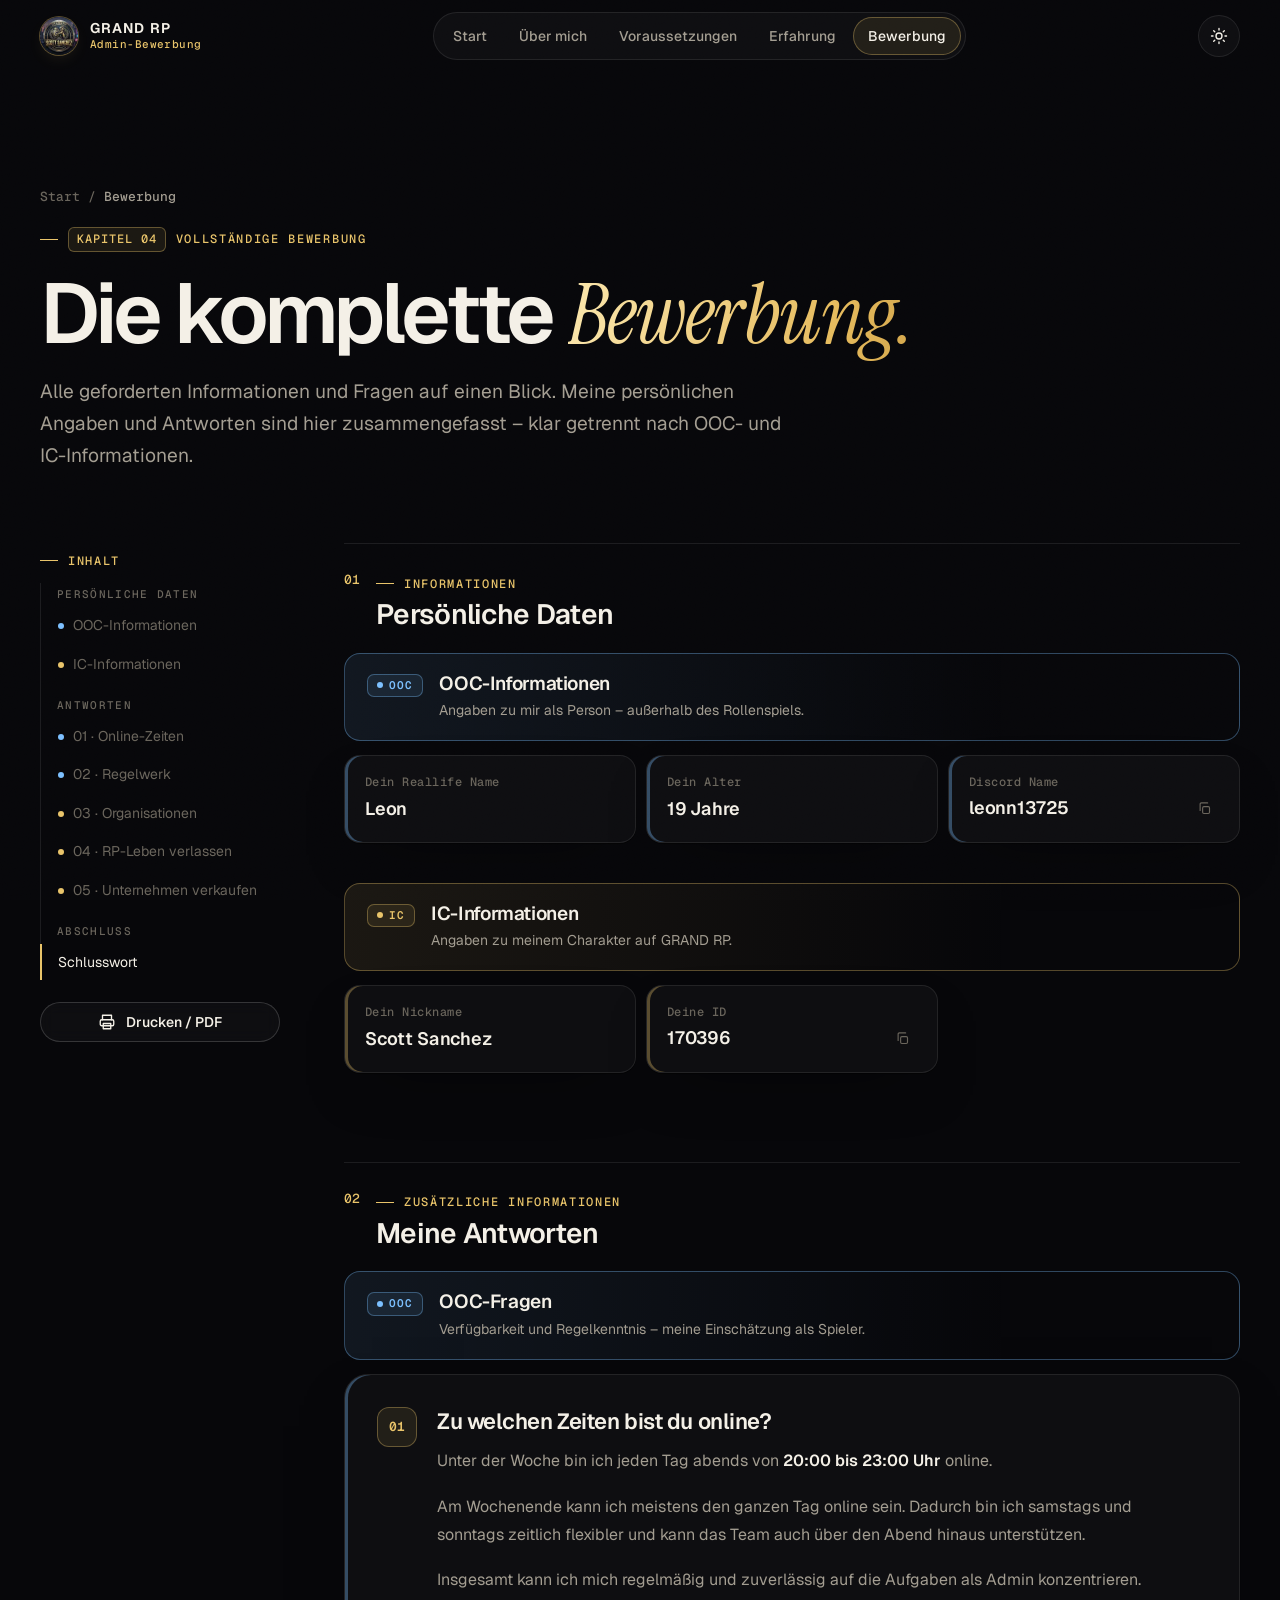
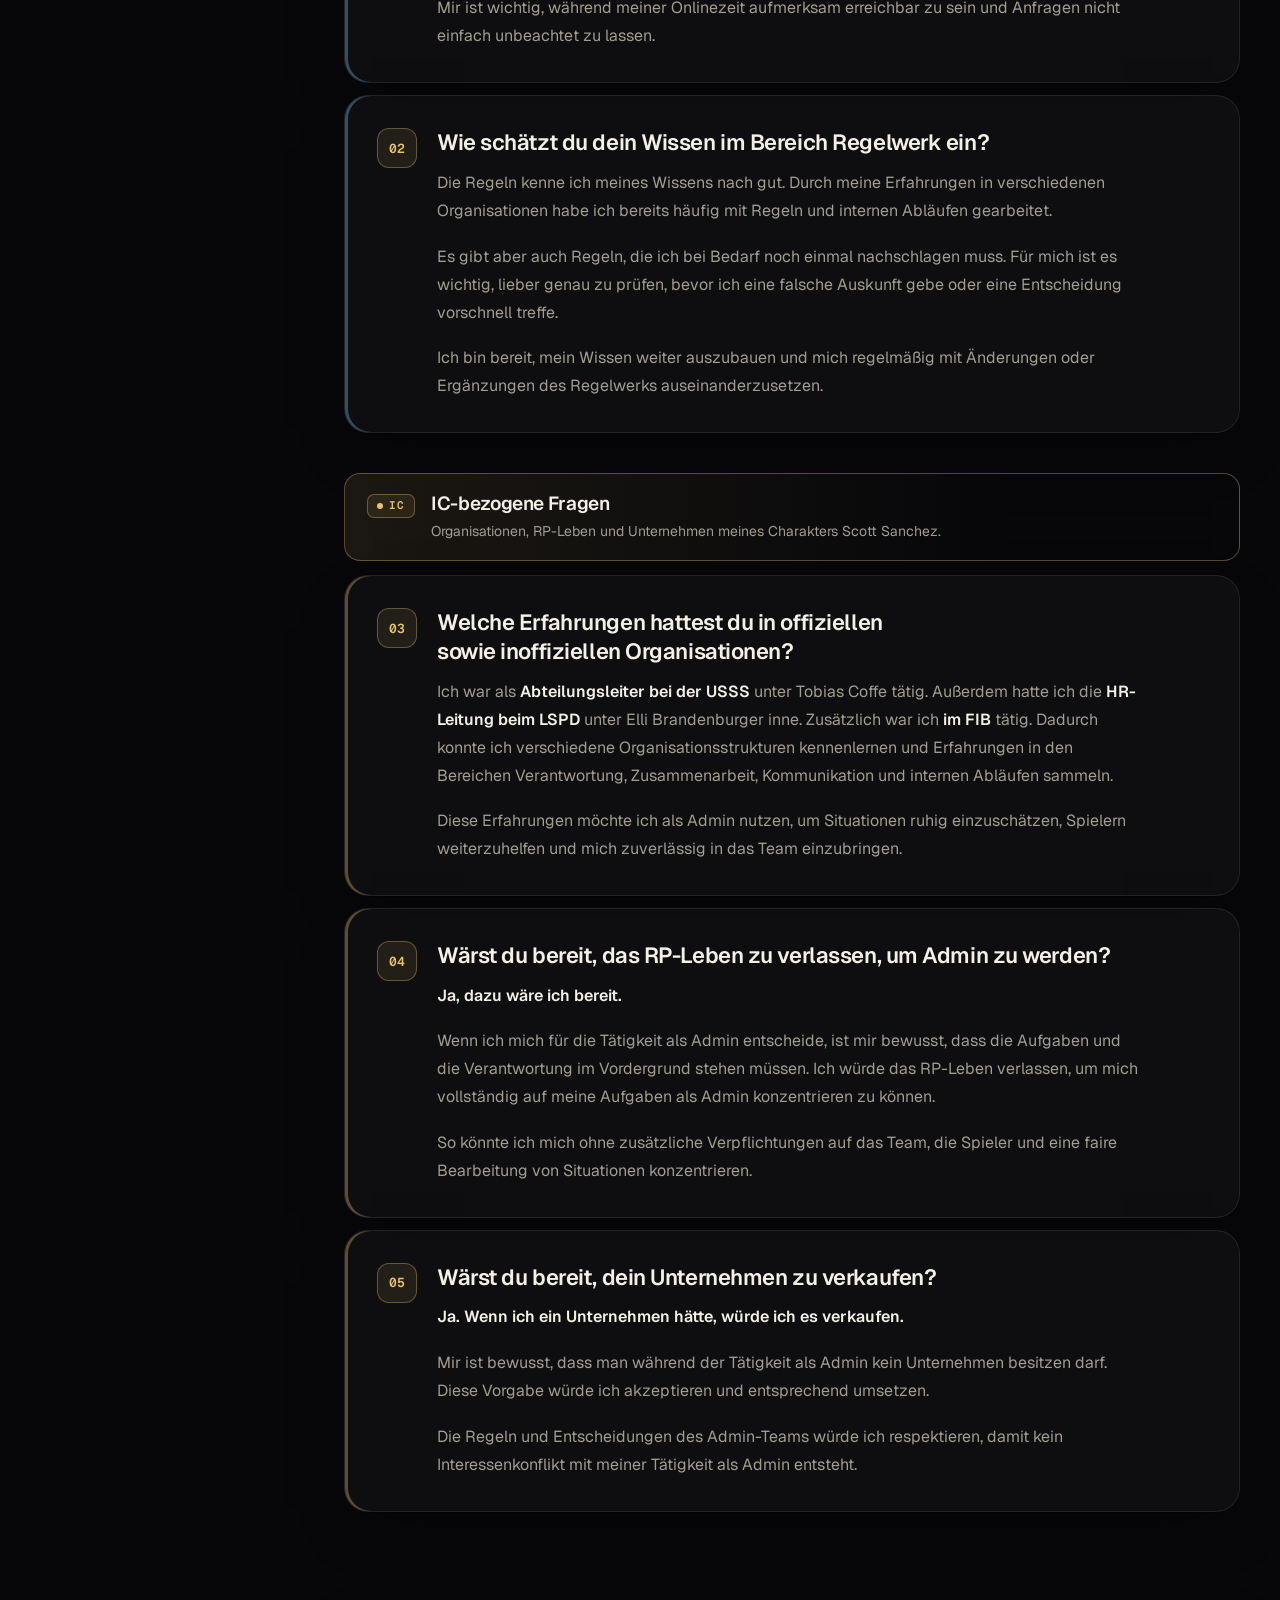
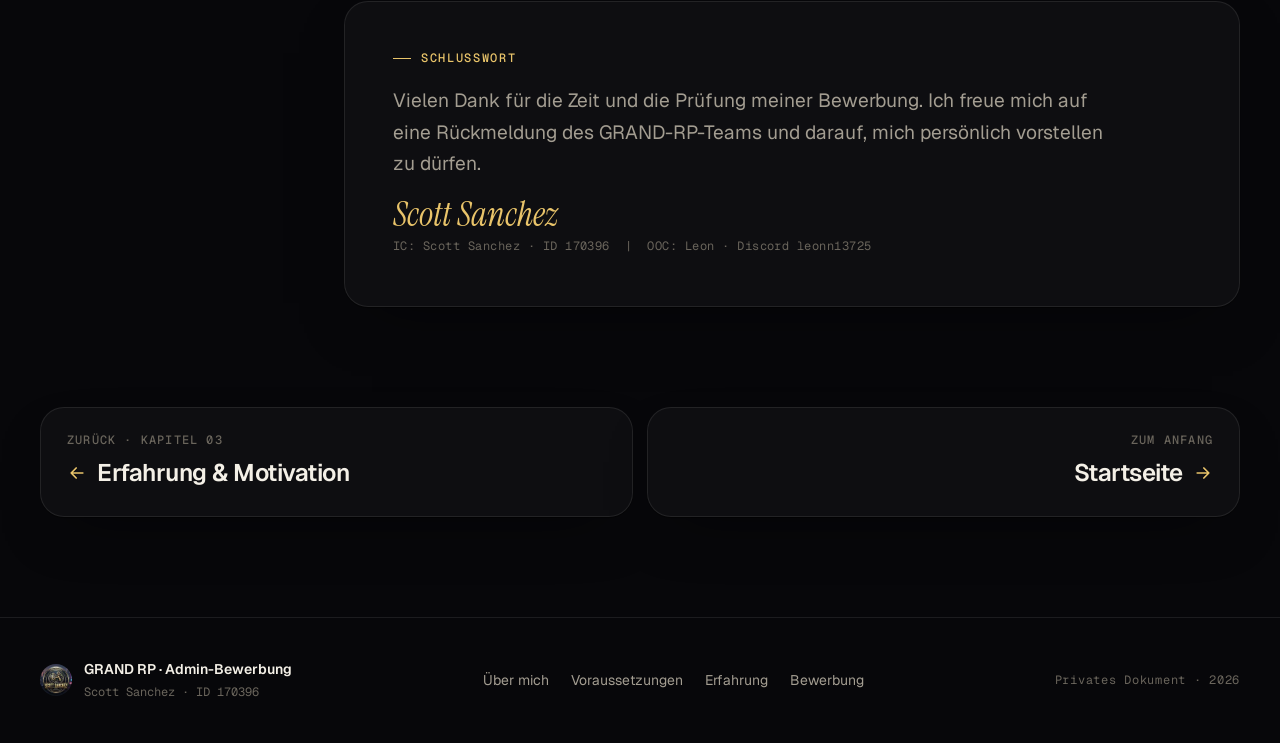
<file: bewerbung.html>
<!doctype html>
<html lang="de">
<head>
  <meta charset="utf-8">
  <meta name="viewport" content="width=device-width, initial-scale=1, viewport-fit=cover">
  <title>Vollständige Bewerbung · Admin-Bewerbung · GRAND RP</title>
  <meta name="description" content="Alle geforderten Angaben und Antworten der Admin-Bewerbung von Scott Sanchez auf einen Blick.">
  <meta name="robots" content="noindex">
  <meta name="theme-color" content="#07070a">
  <meta property="og:type" content="article">
  <meta property="og:site_name" content="GRAND RP · Admin-Bewerbung">
  <meta property="og:title" content="Vollständige Bewerbung · Scott Sanchez">
  <meta property="og:description" content="Persönliche Daten und alle Antworten der Admin-Bewerbung für GRAND RP.">
  <meta property="og:image" content="assets/img/og-image.jpg">
  <meta name="twitter:card" content="summary_large_image">
  <link rel="icon" href="favicon.svg" type="image/svg+xml">
  <link rel="apple-touch-icon" href="apple-touch-icon.png">
  <link rel="preconnect" href="https://fonts.googleapis.com">
  <link rel="preconnect" href="https://fonts.gstatic.com" crossorigin>
  <link rel="stylesheet" href="https://fonts.googleapis.com/css2?family=Geist:wght@300..800&family=Geist+Mono:wght@400..600&family=Instrument+Serif:ital@0;1&display=swap">
  <link rel="stylesheet" href="assets/css/main.css">
  <script>(function(d){d.classList.add('js');try{var t=localStorage.getItem('theme');if(t==='light'||t==='dark')d.dataset.theme=t}catch(e){}})(document.documentElement);</script>
  <script src="assets/js/main.js" defer></script>
</head>
<body>
  <a class="skip-link" href="#inhalt">Zum Inhalt springen</a>
  <div class="scroll-progress" aria-hidden="true"></div>
  <div class="backdrop" aria-hidden="true"></div>

  <header class="site-header" data-header>
    <div class="container header-inner">
      <a class="brand" href="index.html" aria-label="GRAND RP Admin-Bewerbung – zur Startseite">
        <img src="assets/img/scott-sanchez-logo-96.webp" alt="" width="38" height="38">
        <span><strong>GRAND RP</strong><small>Admin-Bewerbung</small></span>
      </a>
      <nav class="site-nav" id="site-nav" aria-label="Hauptnavigation">
        <ul>
          <li><a href="index.html">Start</a></li>
          <li><a href="ueber-mich.html">Über mich</a></li>
          <li><a href="voraussetzungen.html">Voraussetzungen</a></li>
          <li><a href="erfahrung.html">Erfahrung</a></li>
          <li><a href="bewerbung.html" aria-current="page">Bewerbung</a></li>
        </ul>
      </nav>
      <div class="header-actions">
        <button class="icon-btn theme-toggle" type="button" data-theme-toggle aria-label="Helles Design aktivieren">
          <svg class="i-sun" viewBox="0 0 24 24" fill="none" stroke="currentColor" stroke-width="1.8" stroke-linecap="round" aria-hidden="true"><circle cx="12" cy="12" r="4"/><path d="M12 2v2M12 20v2M4.93 4.93l1.41 1.41M17.66 17.66l1.41 1.41M2 12h2M20 12h2M4.93 19.07l1.41-1.41M17.66 6.34l1.41-1.41"/></svg>
          <svg class="i-moon" viewBox="0 0 24 24" fill="none" stroke="currentColor" stroke-width="1.8" stroke-linecap="round" stroke-linejoin="round" aria-hidden="true"><path d="M20 14.5A8 8 0 1 1 9.5 4a6.5 6.5 0 0 0 10.5 10.5z"/></svg>
        </button>
        <button class="icon-btn menu-toggle" type="button" data-menu-toggle aria-controls="site-nav" aria-expanded="false" aria-label="Menü öffnen">
          <svg class="i-menu" viewBox="0 0 24 24" fill="none" stroke="currentColor" stroke-width="1.8" stroke-linecap="round" aria-hidden="true"><path d="M4 7h16M4 12h16M4 17h16"/></svg>
          <svg class="i-close" viewBox="0 0 24 24" fill="none" stroke="currentColor" stroke-width="1.8" stroke-linecap="round" aria-hidden="true"><path d="M6 6l12 12M18 6 6 18"/></svg>
        </button>
      </div>
    </div>
  </header>

  <main id="inhalt">
    <section class="page-hero container" aria-labelledby="page-title">
      <nav class="breadcrumb" aria-label="Brotkrumen" data-reveal><a href="index.html">Start</a><span aria-hidden="true">/</span><span aria-current="page">Bewerbung</span></nav>
      <p class="eyebrow" data-reveal><span class="chapter">Kapitel 04</span> Vollständige Bewerbung</p>
      <h1 class="display display-sm" id="page-title" data-reveal style="--d:1">Die komplette <em>Bewerbung.</em></h1>
      <p class="lead" data-reveal style="--d:2">Alle geforderten Informationen und Fragen auf einen Blick. Meine persönlichen Angaben und Antworten sind hier zusammengefasst – klar getrennt nach OOC- und IC-Informationen.</p>
    </section>

    <div class="container app-layout">
      <aside class="toc" data-toc>
        <nav aria-label="Inhalt dieser Seite">
          <p class="eyebrow">Inhalt</p>
          <ol>
            <li class="toc-group">Persönliche Daten</li>
            <li><a class="zone-ooc" href="#daten-ooc">OOC-Informationen</a></li>
            <li><a class="zone-ic" href="#daten-ic">IC-Informationen</a></li>
            <li class="toc-group">Antworten</li>
            <li><a class="zone-ooc" href="#frage-1">01 · Online-Zeiten</a></li>
            <li><a class="zone-ooc" href="#frage-2">02 · Regelwerk</a></li>
            <li><a class="zone-ic" href="#frage-3">03 · Organisationen</a></li>
            <li><a class="zone-ic" href="#frage-4">04 · RP-Leben verlassen</a></li>
            <li><a class="zone-ic" href="#frage-5">05 · Unternehmen verkaufen</a></li>
            <li class="toc-group">Abschluss</li>
            <li><a href="#schluss">Schlusswort</a></li>
          </ol>
        </nav>
        <div class="toc-actions">
          <button class="btn btn-ghost btn-sm" type="button" data-print>
            <svg viewBox="0 0 24 24" fill="none" stroke="currentColor" stroke-width="1.8" stroke-linecap="round" stroke-linejoin="round" aria-hidden="true"><path d="M6 9V3h12v6"/><rect x="3" y="9" width="18" height="8" rx="2"/><path d="M7 14h10v7H7z"/></svg>
            Drucken / PDF
          </button>
        </div>
      </aside>

      <div>
        <section class="app-section" id="daten" aria-labelledby="daten-title">
          <div class="app-head" data-reveal>
            <span>01</span>
            <div><p class="eyebrow">Informationen</p><h2 class="h3" id="daten-title">Persönliche Daten</h2></div>
          </div>
          <div class="app-zone zone-ooc" id="daten-ooc">
            <div class="zone-head" data-reveal>
              <span class="badge badge-ooc"><abbr title="Out of Character">OOC</abbr></span>
              <div><h3>OOC-Informationen</h3><p>Angaben zu mir als Person – außerhalb des Rollenspiels.</p></div>
            </div>
            <dl class="data-grid">
              <div class="card spotlight" data-reveal><dt>Dein Reallife Name</dt><dd>Leon</dd></div>
              <div class="card spotlight" data-reveal style="--d:1"><dt>Dein Alter</dt><dd>19 Jahre</dd></div>
              <div class="card spotlight" data-reveal style="--d:2">
                <dt>Discord Name</dt>
                <dd>
                  leonn13725
                  <button class="copy-btn" type="button" data-copy="leonn13725" aria-label="Discord-Namen kopieren">
                  <svg class="i-copy" viewBox="0 0 24 24" fill="none" stroke="currentColor" stroke-width="1.8" stroke-linecap="round" stroke-linejoin="round" aria-hidden="true"><rect x="9" y="9" width="11" height="11" rx="2"/><path d="M5 15V5a2 2 0 0 1 2-2h10"/></svg>
                  <svg class="i-check" viewBox="0 0 24 24" fill="none" stroke="currentColor" stroke-width="2.4" stroke-linecap="round" stroke-linejoin="round" aria-hidden="true"><path d="m5 12.5 4.5 4.5L19 7.5"/></svg>
                </button>
                </dd>
              </div>
            </dl>
          </div>

          <div class="app-zone zone-ic" id="daten-ic">
            <div class="zone-head" data-reveal>
              <span class="badge badge-ic"><abbr title="In Character">IC</abbr></span>
              <div><h3>IC-Informationen</h3><p>Angaben zu meinem Charakter auf GRAND RP.</p></div>
            </div>
            <dl class="data-grid">
              <div class="card spotlight" data-reveal><dt>Dein Nickname</dt><dd>Scott Sanchez</dd></div>
              <div class="card spotlight" data-reveal style="--d:1">
                <dt>Deine ID</dt>
                <dd>
                  170396
                  <button class="copy-btn" type="button" data-copy="170396" aria-label="Spieler-ID kopieren">
                  <svg class="i-copy" viewBox="0 0 24 24" fill="none" stroke="currentColor" stroke-width="1.8" stroke-linecap="round" stroke-linejoin="round" aria-hidden="true"><rect x="9" y="9" width="11" height="11" rx="2"/><path d="M5 15V5a2 2 0 0 1 2-2h10"/></svg>
                  <svg class="i-check" viewBox="0 0 24 24" fill="none" stroke="currentColor" stroke-width="2.4" stroke-linecap="round" stroke-linejoin="round" aria-hidden="true"><path d="m5 12.5 4.5 4.5L19 7.5"/></svg>
                </button>
                </dd>
              </div>
            </dl>
          </div>
        </section>

        <section class="app-section" aria-labelledby="antworten-title">
          <div class="app-head" data-reveal>
            <span>02</span>
            <div><p class="eyebrow">Zusätzliche Informationen</p><h2 class="h3" id="antworten-title">Meine Antworten</h2></div>
          </div>

          <div class="app-zone zone-ooc">
            <div class="zone-head" data-reveal>
              <span class="badge badge-ooc"><abbr title="Out of Character">OOC</abbr></span>
              <div><h3>OOC-Fragen</h3><p>Verfügbarkeit und Regelkenntnis – meine Einschätzung als Spieler.</p></div>
            </div>
            <div class="qa-list">
              <article class="card qa" id="frage-1" data-reveal>
                <span>01</span>
                <div>
                  <h3>Zu welchen Zeiten bist du online?</h3>
                  <div class="prose">
                    <p>Unter der Woche bin ich jeden Tag abends von <strong>20:00 bis 23:00 Uhr</strong> online.</p>
                    <p>Am Wochenende kann ich meistens den ganzen Tag online sein. Dadurch bin ich samstags und sonntags zeitlich flexibler und kann das Team auch über den Abend hinaus unterstützen.</p>
                    <p>Insgesamt kann ich mich regelmäßig und zuverlässig auf die Aufgaben als Admin konzentrieren. Mir ist wichtig, während meiner Onlinezeit aufmerksam erreichbar zu sein und Anfragen nicht einfach unbeachtet zu lassen.</p>
                  </div>
                </div>
              </article>

              <article class="card qa" id="frage-2" data-reveal>
                <span>02</span>
                <div>
                  <h3>Wie schätzt du dein Wissen im Bereich Regelwerk ein?</h3>
                  <div class="prose">
                    <p>Die Regeln kenne ich meines Wissens nach gut. Durch meine Erfahrungen in verschiedenen Organisationen habe ich bereits häufig mit Regeln und internen Abläufen gearbeitet.</p>
                    <p>Es gibt aber auch Regeln, die ich bei Bedarf noch einmal nachschlagen muss. Für mich ist es wichtig, lieber genau zu prüfen, bevor ich eine falsche Auskunft gebe oder eine Entscheidung vorschnell treffe.</p>
                    <p>Ich bin bereit, mein Wissen weiter auszubauen und mich regelmäßig mit Änderungen oder Ergänzungen des Regelwerks auseinanderzusetzen.</p>
                  </div>
                </div>
              </article>
            </div>
          </div>

          <div class="app-zone zone-ic">
            <div class="zone-head" data-reveal>
              <span class="badge badge-ic"><abbr title="In Character">IC</abbr></span>
              <div><h3>IC-bezogene Fragen</h3><p>Organisationen, RP-Leben und Unternehmen meines Charakters Scott Sanchez.</p></div>
            </div>
            <div class="qa-list">
              <article class="card qa" id="frage-3" data-reveal>
                <span>03</span>
                <div>
                  <h3>Welche Erfahrungen hattest du in offiziellen sowie inoffiziellen Organisationen?</h3>
                  <div class="prose">
                    <p>Ich war als <strong>Abteilungsleiter bei der USSS</strong> unter Tobias Coffe tätig. Außerdem hatte ich die <strong>HR-Leitung beim LSPD</strong> unter Elli Brandenburger inne. Zusätzlich war ich <strong>im FIB</strong> tätig. Dadurch konnte ich verschiedene Organisationsstrukturen kennenlernen und Erfahrungen in den Bereichen Verantwortung, Zusammenarbeit, Kommunikation und internen Abläufen sammeln.</p>
                    <p>Diese Erfahrungen möchte ich als Admin nutzen, um Situationen ruhig einzuschätzen, Spielern weiterzuhelfen und mich zuverlässig in das Team einzubringen.</p>
                  </div>
                </div>
              </article>

              <article class="card qa" id="frage-4" data-reveal>
                <span>04</span>
                <div>
                  <h3>Wärst du bereit, das RP-Leben zu verlassen, um Admin zu werden?</h3>
                  <div class="prose">
                    <p class="answer-short">Ja, dazu wäre ich bereit.</p>
                    <p>Wenn ich mich für die Tätigkeit als Admin entscheide, ist mir bewusst, dass die Aufgaben und die Verantwortung im Vordergrund stehen müssen. Ich würde das RP-Leben verlassen, um mich vollständig auf meine Aufgaben als Admin konzentrieren zu können.</p>
                    <p>So könnte ich mich ohne zusätzliche Verpflichtungen auf das Team, die Spieler und eine faire Bearbeitung von Situationen konzentrieren.</p>
                  </div>
                </div>
              </article>

              <article class="card qa" id="frage-5" data-reveal>
                <span>05</span>
                <div>
                  <h3>Wärst du bereit, dein Unternehmen zu verkaufen?</h3>
                  <div class="prose">
                    <p class="answer-short">Ja. Wenn ich ein Unternehmen hätte, würde ich es verkaufen.</p>
                    <p>Mir ist bewusst, dass man während der Tätigkeit als Admin kein Unternehmen besitzen darf. Diese Vorgabe würde ich akzeptieren und entsprechend umsetzen.</p>
                    <p>Die Regeln und Entscheidungen des Admin-Teams würde ich respektieren, damit kein Interessenkonflikt mit meiner Tätigkeit als Admin entsteht.</p>
                  </div>
                </div>
              </article>
            </div>
          </div>
        </section>

        <section class="app-section" id="schluss" aria-labelledby="schluss-title">
          <div class="card closing" data-reveal>
            <p class="eyebrow" id="schluss-title">Schlusswort</p>
            <p class="lead">Vielen Dank für die Zeit und die Prüfung meiner Bewerbung. Ich freue mich auf eine Rückmeldung des GRAND-RP-Teams und darauf, mich persönlich vorstellen zu dürfen.</p>
            <div>
              <p class="signature">Scott Sanchez</p>
              <small>IC: Scott Sanchez · ID 170396 &nbsp;|&nbsp; OOC: Leon · Discord leonn13725</small>
            </div>
          </div>
        </section>
      </div>
    </div>

    <nav class="pager container" aria-label="Kapitel">
      <a class="card pager-link prev" href="erfahrung.html">
        <small>Zurück · Kapitel 03</small>
        <span><svg viewBox="0 0 24 24" fill="none" stroke="currentColor" stroke-width="2" stroke-linecap="round" stroke-linejoin="round" aria-hidden="true"><path d="M19 12H5M11 6l-6 6 6 6"/></svg> Erfahrung &amp; Motivation</span>
      </a>
      <a class="card pager-link next" href="index.html">
        <small>Zum Anfang</small>
        <span>Startseite <svg viewBox="0 0 24 24" fill="none" stroke="currentColor" stroke-width="2" stroke-linecap="round" stroke-linejoin="round" aria-hidden="true"><path d="M5 12h14M13 6l6 6-6 6"/></svg></span>
      </a>
    </nav>
  </main>

  <footer class="site-footer">
    <div class="container footer-inner">
      <div class="footer-brand">
        <img src="assets/img/scott-sanchez-logo-96.webp" alt="" width="32" height="32" loading="lazy">
        <div><strong>GRAND RP · Admin-Bewerbung</strong><small>Scott Sanchez · ID 170396</small></div>
      </div>
      <nav aria-label="Fußzeile">
        <ul>
          <li><a href="ueber-mich.html">Über mich</a></li>
          <li><a href="voraussetzungen.html">Voraussetzungen</a></li>
          <li><a href="erfahrung.html">Erfahrung</a></li>
          <li><a href="bewerbung.html">Bewerbung</a></li>
        </ul>
      </nav>
      <p class="footer-meta">Privates Dokument · 2026</p>
    </div>
  </footer>
</body>
</html>
</file>
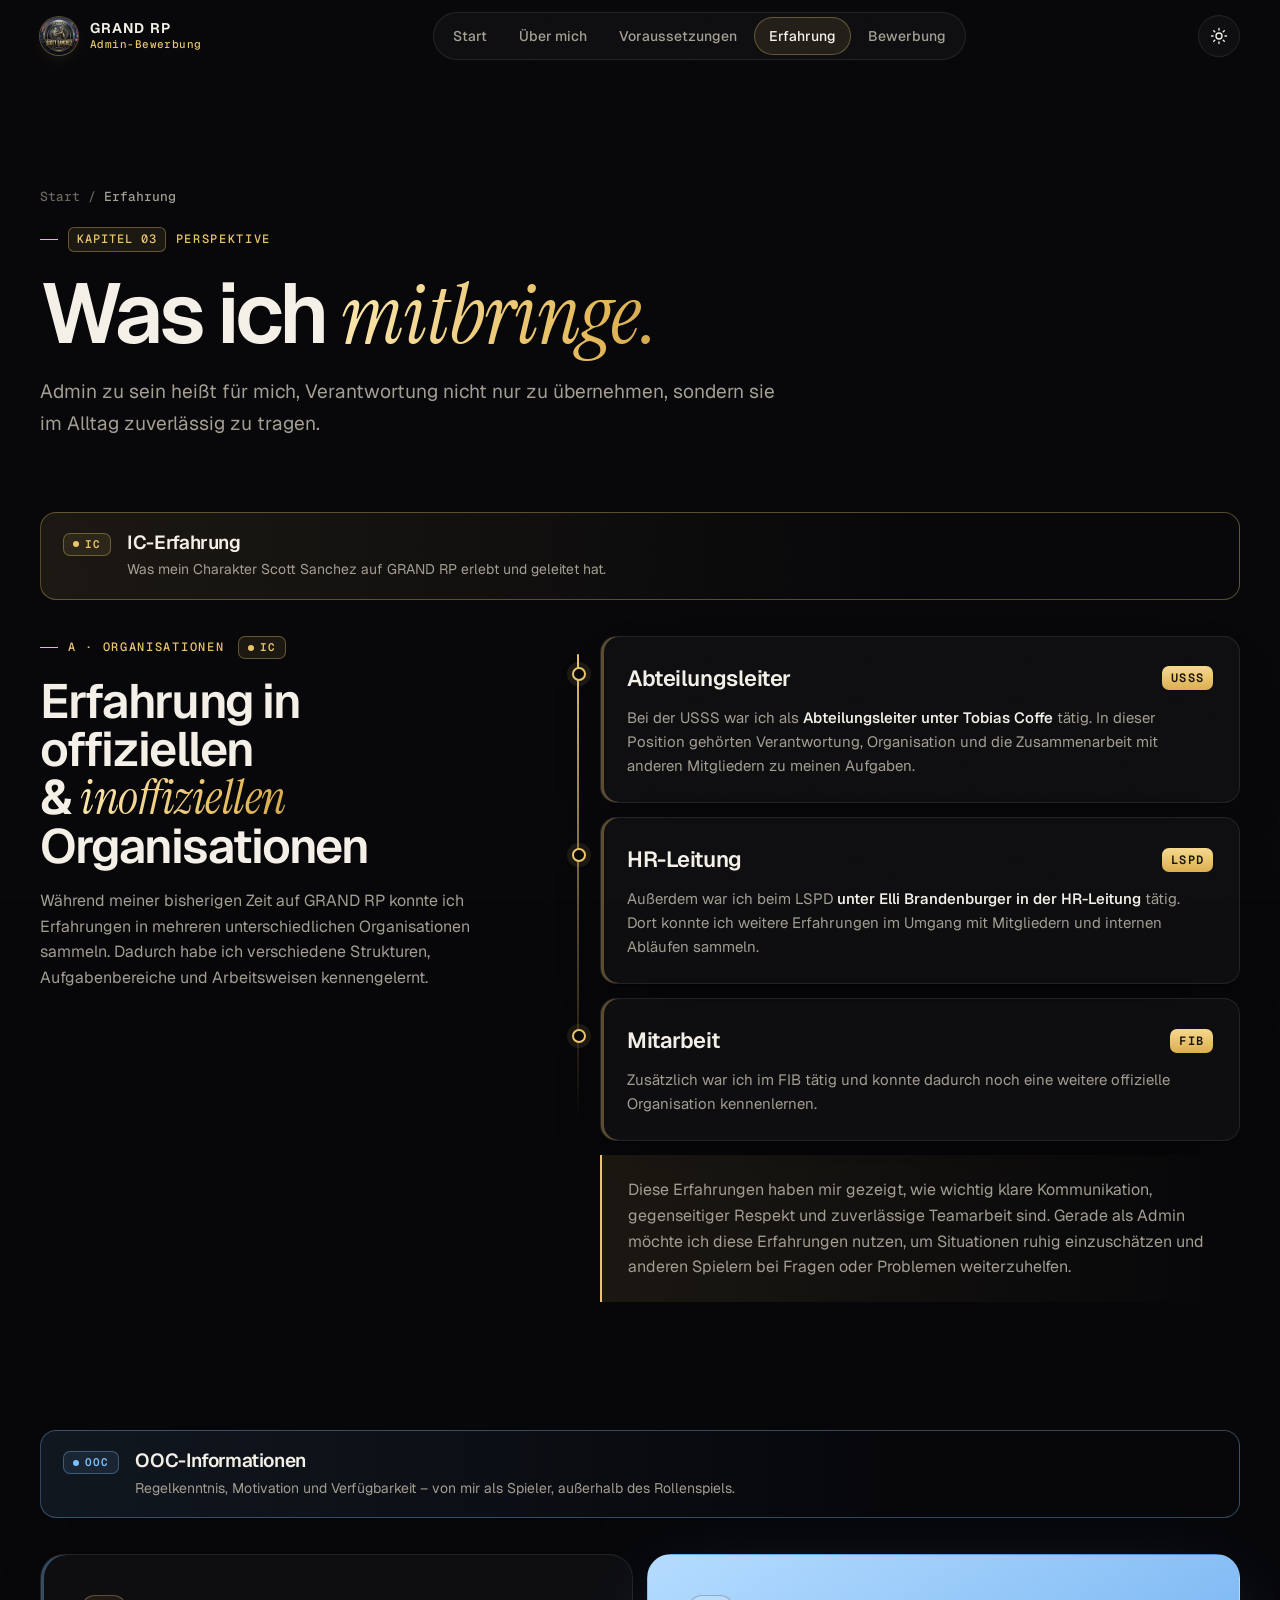
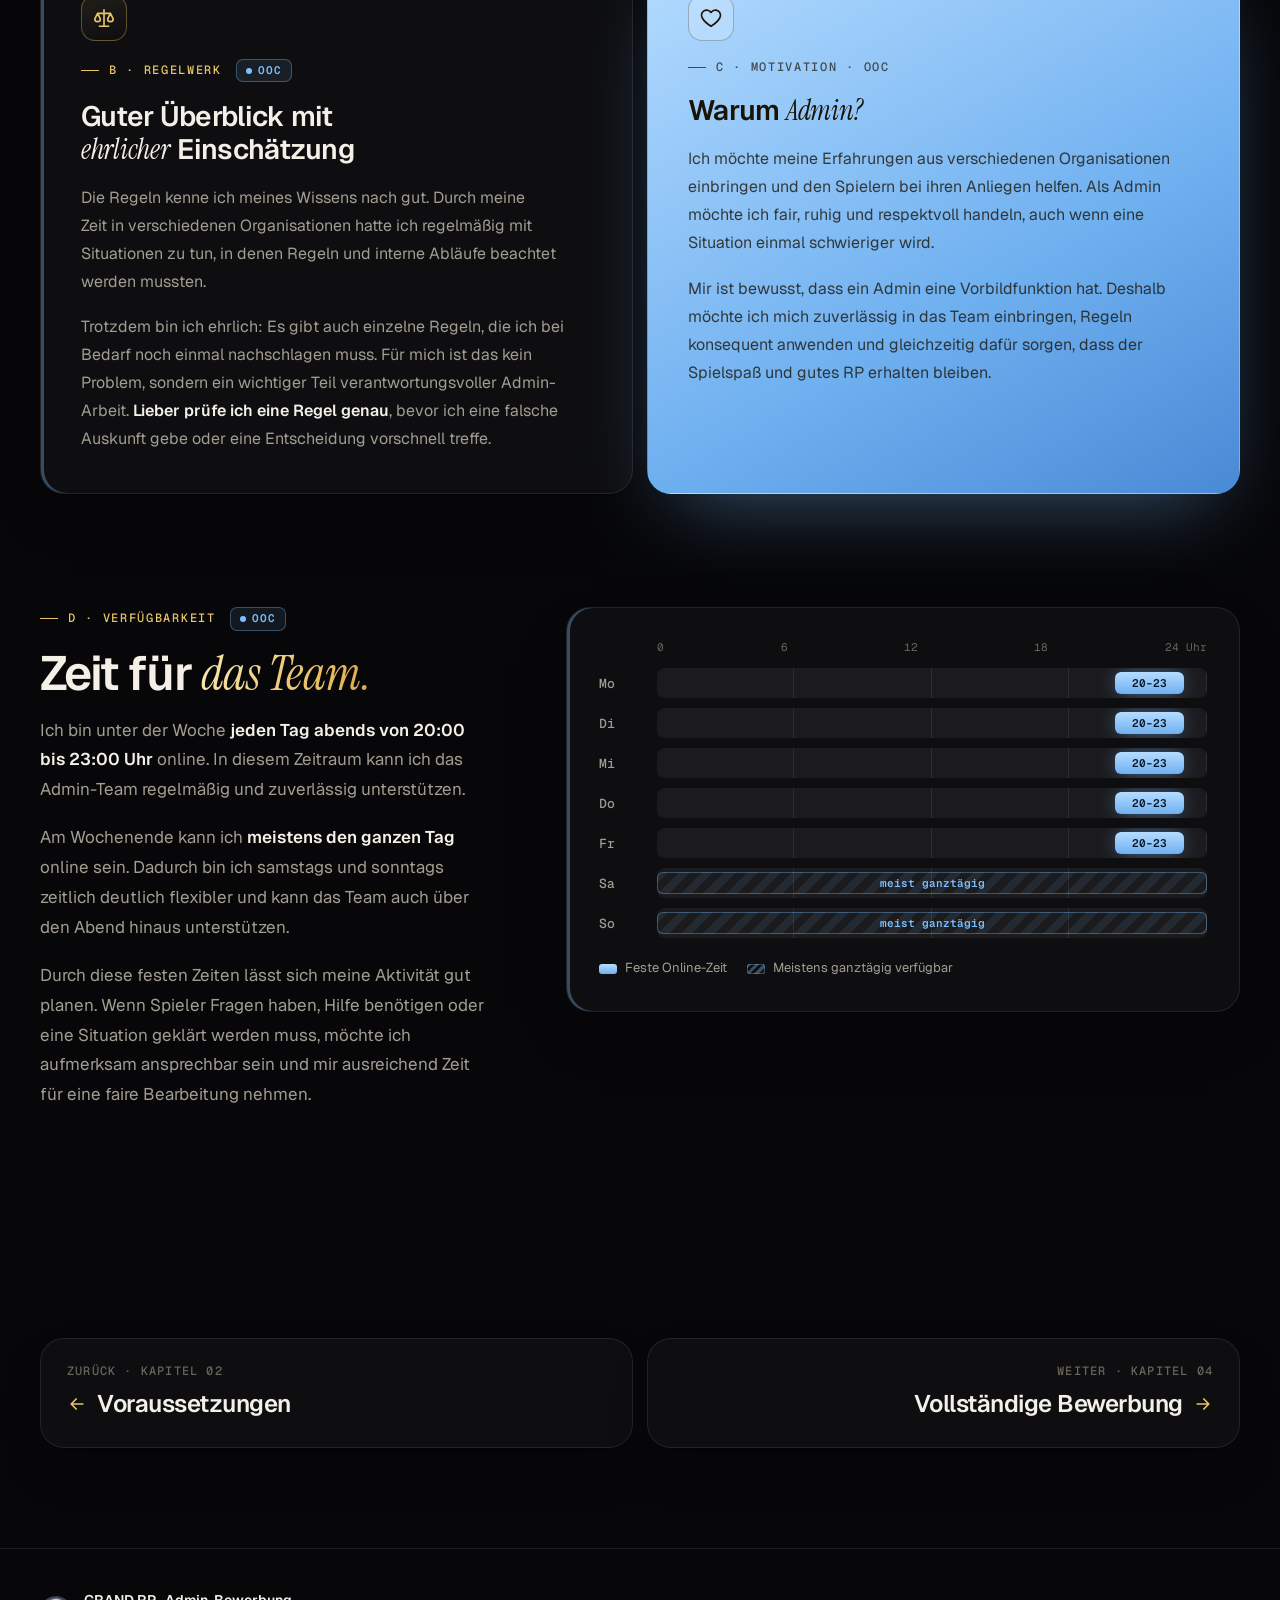
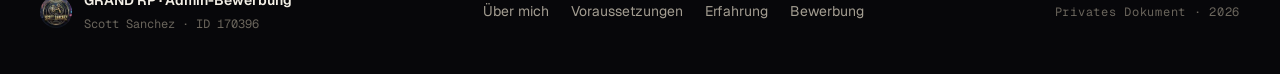
<file: erfahrung.html>
<!doctype html>
<html lang="de">
<head>
  <meta charset="utf-8">
  <meta name="viewport" content="width=device-width, initial-scale=1, viewport-fit=cover">
  <title>Erfahrung &amp; Motivation · Admin-Bewerbung · GRAND RP</title>
  <meta name="description" content="Erfahrung bei USSS, LSPD und FIB, ehrliche Einschätzung zum Regelwerk, Motivation und Verfügbarkeit.">
  <meta name="robots" content="noindex">
  <meta name="theme-color" content="#07070a">
  <meta property="og:type" content="website">
  <meta property="og:site_name" content="GRAND RP · Admin-Bewerbung">
  <meta property="og:title" content="Erfahrung &amp; Motivation · Scott Sanchez">
  <meta property="og:description" content="Was ich mitbringe: Organisationserfahrung, Regelkenntnis und feste Online-Zeiten.">
  <meta property="og:image" content="assets/img/og-image.jpg">
  <meta name="twitter:card" content="summary_large_image">
  <link rel="icon" href="favicon.svg" type="image/svg+xml">
  <link rel="apple-touch-icon" href="apple-touch-icon.png">
  <link rel="preconnect" href="https://fonts.googleapis.com">
  <link rel="preconnect" href="https://fonts.gstatic.com" crossorigin>
  <link rel="stylesheet" href="https://fonts.googleapis.com/css2?family=Geist:wght@300..800&family=Geist+Mono:wght@400..600&family=Instrument+Serif:ital@0;1&display=swap">
  <link rel="stylesheet" href="assets/css/main.css">
  <script>(function(d){d.classList.add('js');try{var t=localStorage.getItem('theme');if(t==='light'||t==='dark')d.dataset.theme=t}catch(e){}})(document.documentElement);</script>
  <script src="assets/js/main.js" defer></script>
</head>
<body>
  <a class="skip-link" href="#inhalt">Zum Inhalt springen</a>
  <div class="scroll-progress" aria-hidden="true"></div>
  <div class="backdrop" aria-hidden="true"></div>

  <header class="site-header" data-header>
    <div class="container header-inner">
      <a class="brand" href="index.html" aria-label="GRAND RP Admin-Bewerbung – zur Startseite">
        <img src="assets/img/scott-sanchez-logo-96.webp" alt="" width="38" height="38">
        <span><strong>GRAND RP</strong><small>Admin-Bewerbung</small></span>
      </a>
      <nav class="site-nav" id="site-nav" aria-label="Hauptnavigation">
        <ul>
          <li><a href="index.html">Start</a></li>
          <li><a href="ueber-mich.html">Über mich</a></li>
          <li><a href="voraussetzungen.html">Voraussetzungen</a></li>
          <li><a href="erfahrung.html" aria-current="page">Erfahrung</a></li>
          <li><a href="bewerbung.html">Bewerbung</a></li>
        </ul>
      </nav>
      <div class="header-actions">
        <button class="icon-btn theme-toggle" type="button" data-theme-toggle aria-label="Helles Design aktivieren">
          <svg class="i-sun" viewBox="0 0 24 24" fill="none" stroke="currentColor" stroke-width="1.8" stroke-linecap="round" aria-hidden="true"><circle cx="12" cy="12" r="4"/><path d="M12 2v2M12 20v2M4.93 4.93l1.41 1.41M17.66 17.66l1.41 1.41M2 12h2M20 12h2M4.93 19.07l1.41-1.41M17.66 6.34l1.41-1.41"/></svg>
          <svg class="i-moon" viewBox="0 0 24 24" fill="none" stroke="currentColor" stroke-width="1.8" stroke-linecap="round" stroke-linejoin="round" aria-hidden="true"><path d="M20 14.5A8 8 0 1 1 9.5 4a6.5 6.5 0 0 0 10.5 10.5z"/></svg>
        </button>
        <button class="icon-btn menu-toggle" type="button" data-menu-toggle aria-controls="site-nav" aria-expanded="false" aria-label="Menü öffnen">
          <svg class="i-menu" viewBox="0 0 24 24" fill="none" stroke="currentColor" stroke-width="1.8" stroke-linecap="round" aria-hidden="true"><path d="M4 7h16M4 12h16M4 17h16"/></svg>
          <svg class="i-close" viewBox="0 0 24 24" fill="none" stroke="currentColor" stroke-width="1.8" stroke-linecap="round" aria-hidden="true"><path d="M6 6l12 12M18 6 6 18"/></svg>
        </button>
      </div>
    </div>
  </header>

  <main id="inhalt">
    <section class="page-hero container" aria-labelledby="page-title">
      <nav class="breadcrumb" aria-label="Brotkrumen" data-reveal><a href="index.html">Start</a><span aria-hidden="true">/</span><span aria-current="page">Erfahrung</span></nav>
      <p class="eyebrow" data-reveal><span class="chapter">Kapitel 03</span> Perspektive</p>
      <h1 class="display display-sm" id="page-title" data-reveal style="--d:1">Was ich <em>mitbringe.</em></h1>
      <p class="lead" data-reveal style="--d:2">Admin zu sein heißt für mich, Verantwortung nicht nur zu übernehmen, sondern sie im Alltag zuverlässig zu tragen.</p>
    </section>

    <!-- IC · Organisationen -->
    <div class="container zone-ic zone-block">
      <div class="zone-head" data-reveal>
        <span class="badge badge-ic"><abbr title="In Character">IC</abbr></span>
        <div><h2>IC-Erfahrung</h2><p>Was mein Charakter Scott Sanchez auf GRAND RP erlebt und geleitet hat.</p></div>
      </div>

      <section class="exp-block" aria-labelledby="orgs-title">
        <header class="section-head">
          <div class="label-row" data-reveal><p class="eyebrow">A · Organisationen</p><span class="badge badge-ic"><abbr title="In Character">IC</abbr></span></div>
          <h2 class="h2" id="orgs-title" data-reveal style="--d:1">Erfahrung in offiziellen &amp; <em>inoffiziellen</em> Organisationen</h2>
          <p class="muted" data-reveal style="--d:2">Während meiner bisherigen Zeit auf GRAND RP konnte ich Erfahrungen in mehreren unterschiedlichen Organisationen sammeln. Dadurch habe ich verschiedene Strukturen, Aufgabenbereiche und Arbeitsweisen kennengelernt.</p>
        </header>

        <div>
          <ol class="timeline">
            <li class="card timeline-item" data-reveal>
              <header>
                <h3>Abteilungsleiter</h3>
                <span class="org-badge">USSS</span>
              </header>
              <p>Bei der USSS war ich als <span class="role">Abteilungsleiter unter Tobias Coffe</span> tätig. In dieser Position gehörten Verantwortung, Organisation und die Zusammenarbeit mit anderen Mitgliedern zu meinen Aufgaben.</p>
            </li>
            <li class="card timeline-item" data-reveal style="--d:1">
              <header>
                <h3>HR-Leitung</h3>
                <span class="org-badge">LSPD</span>
              </header>
              <p>Außerdem war ich beim LSPD <span class="role">unter Elli Brandenburger in der HR-Leitung</span> tätig. Dort konnte ich weitere Erfahrungen im Umgang mit Mitgliedern und internen Abläufen sammeln.</p>
            </li>
            <li class="card timeline-item" data-reveal style="--d:2">
              <header>
                <h3>Mitarbeit</h3>
                <span class="org-badge">FIB</span>
              </header>
              <p>Zusätzlich war ich im FIB tätig und konnte dadurch noch eine weitere offizielle Organisation kennenlernen.</p>
            </li>
          </ol>
          <p class="takeaway" data-reveal>Diese Erfahrungen haben mir gezeigt, wie wichtig klare Kommunikation, gegenseitiger Respekt und zuverlässige Teamarbeit sind. Gerade als Admin möchte ich diese Erfahrungen nutzen, um Situationen ruhig einzuschätzen und anderen Spielern bei Fragen oder Problemen weiterzuhelfen.</p>
        </div>
      </section>
    </div>

    <!-- OOC · Regelwerk, Motivation, Verfügbarkeit -->
    <div class="section container zone-ooc zone-block">
      <div class="zone-head" data-reveal>
        <span class="badge badge-ooc"><abbr title="Out of Character">OOC</abbr></span>
        <div><h2>OOC-Informationen</h2><p>Regelkenntnis, Motivation und Verfügbarkeit – von mir als Spieler, außerhalb des Rollenspiels.</p></div>
      </div>

      <section class="duo" aria-label="Regelwerk und Motivation">
        <article class="card spotlight feature" data-reveal>
          <span class="icon-tile"><svg viewBox="0 0 24 24" fill="none" stroke="currentColor" stroke-width="1.8" stroke-linecap="round" stroke-linejoin="round" aria-hidden="true"><path d="M12 3v18M7 21h10M5 7h14M5 7l-3 6a3 3 0 0 0 6 0zM19 7l-3 6a3 3 0 0 0 6 0z"/></svg></span>
          <div class="label-row"><p class="eyebrow">B · Regelwerk</p><span class="badge badge-ooc"><abbr title="Out of Character">OOC</abbr></span></div>
          <h2 class="h3">Guter Überblick mit <em>ehrlicher</em> Einschätzung</h2>
          <div class="prose">
            <p>Die Regeln kenne ich meines Wissens nach gut. Durch meine Zeit in verschiedenen Organisationen hatte ich regelmäßig mit Situationen zu tun, in denen Regeln und interne Abläufe beachtet werden mussten.</p>
            <p>Trotzdem bin ich ehrlich: Es gibt auch einzelne Regeln, die ich bei Bedarf noch einmal nachschlagen muss. Für mich ist das kein Problem, sondern ein wichtiger Teil verantwortungsvoller Admin-Arbeit. <strong>Lieber prüfe ich eine Regel genau</strong>, bevor ich eine falsche Auskunft gebe oder eine Entscheidung vorschnell treffe.</p>
          </div>
        </article>

        <article class="card feature feature-accent" data-reveal style="--d:1">
          <span class="icon-tile"><svg viewBox="0 0 24 24" fill="none" stroke="currentColor" stroke-width="1.8" stroke-linecap="round" stroke-linejoin="round" aria-hidden="true"><path d="M12 21s-7-4.4-9.5-9A5.5 5.5 0 0 1 12 6a5.5 5.5 0 0 1 9.5 6C19 16.6 12 21 12 21z"/></svg></span>
          <p class="eyebrow">C · Motivation · OOC</p>
          <h2 class="h3">Warum <em>Admin?</em></h2>
          <div class="prose">
            <p>Ich möchte meine Erfahrungen aus verschiedenen Organisationen einbringen und den Spielern bei ihren Anliegen helfen. Als Admin möchte ich fair, ruhig und respektvoll handeln, auch wenn eine Situation einmal schwieriger wird.</p>
            <p>Mir ist bewusst, dass ein Admin eine Vorbildfunktion hat. Deshalb möchte ich mich zuverlässig in das Team einbringen, Regeln konsequent anwenden und gleichzeitig dafür sorgen, dass der Spielspaß und gutes RP erhalten bleiben.</p>
          </div>
        </article>
      </section>

      <section class="exp-block" aria-labelledby="time-title">
        <header class="section-head">
          <div class="label-row" data-reveal><p class="eyebrow">D · Verfügbarkeit</p><span class="badge badge-ooc"><abbr title="Out of Character">OOC</abbr></span></div>
          <h2 class="h2" id="time-title" data-reveal style="--d:1">Zeit für <em>das Team.</em></h2>
          <div class="prose" data-reveal style="--d:2">
            <p>Ich bin unter der Woche <strong>jeden Tag abends von 20:00 bis 23:00 Uhr</strong> online. In diesem Zeitraum kann ich das Admin-Team regelmäßig und zuverlässig unterstützen.</p>
            <p>Am Wochenende kann ich <strong>meistens den ganzen Tag</strong> online sein. Dadurch bin ich samstags und sonntags zeitlich deutlich flexibler und kann das Team auch über den Abend hinaus unterstützen.</p>
            <p>Durch diese festen Zeiten lässt sich meine Aktivität gut planen. Wenn Spieler Fragen haben, Hilfe benötigen oder eine Situation geklärt werden muss, möchte ich aufmerksam ansprechbar sein und mir ausreichend Zeit für eine faire Bearbeitung nehmen.</p>
          </div>
        </header>

        <figure class="card schedule" data-reveal>
          <div class="schedule-head" aria-hidden="true">
            <span></span>
            <div class="schedule-axis"><span>0</span><span>6</span><span>12</span><span>18</span><span>24 Uhr</span></div>
          </div>
          <ul class="schedule-rows" aria-label="Online-Zeiten pro Wochentag">
            <li class="schedule-row"><span>Mo</span><div class="track"><span class="bar" style="--from:83.333%;--len:12.5%;--d:0">20–23</span></div></li>
            <li class="schedule-row"><span>Di</span><div class="track"><span class="bar" style="--from:83.333%;--len:12.5%;--d:1">20–23</span></div></li>
            <li class="schedule-row"><span>Mi</span><div class="track"><span class="bar" style="--from:83.333%;--len:12.5%;--d:2">20–23</span></div></li>
            <li class="schedule-row"><span>Do</span><div class="track"><span class="bar" style="--from:83.333%;--len:12.5%;--d:3">20–23</span></div></li>
            <li class="schedule-row"><span>Fr</span><div class="track"><span class="bar" style="--from:83.333%;--len:12.5%;--d:4">20–23</span></div></li>
            <li class="schedule-row"><span>Sa</span><div class="track"><span class="bar bar-soft" style="--from:0%;--len:100%;--d:5">meist ganztägig</span></div></li>
            <li class="schedule-row"><span>So</span><div class="track"><span class="bar bar-soft" style="--from:0%;--len:100%;--d:6">meist ganztägig</span></div></li>
          </ul>
          <figcaption class="schedule-legend">
            <span><i aria-hidden="true"></i> Feste Online-Zeit</span>
            <span><i class="soft" aria-hidden="true"></i> Meistens ganztägig verfügbar</span>
          </figcaption>
        </figure>
      </section>
    </div>

    <nav class="pager container" aria-label="Kapitel">
      <a class="card pager-link prev" href="voraussetzungen.html">
        <small>Zurück · Kapitel 02</small>
        <span><svg viewBox="0 0 24 24" fill="none" stroke="currentColor" stroke-width="2" stroke-linecap="round" stroke-linejoin="round" aria-hidden="true"><path d="M19 12H5M11 6l-6 6 6 6"/></svg> Voraussetzungen</span>
      </a>
      <a class="card pager-link next" href="bewerbung.html">
        <small>Weiter · Kapitel 04</small>
        <span>Vollständige Bewerbung <svg viewBox="0 0 24 24" fill="none" stroke="currentColor" stroke-width="2" stroke-linecap="round" stroke-linejoin="round" aria-hidden="true"><path d="M5 12h14M13 6l6 6-6 6"/></svg></span>
      </a>
    </nav>
  </main>

  <footer class="site-footer">
    <div class="container footer-inner">
      <div class="footer-brand">
        <img src="assets/img/scott-sanchez-logo-96.webp" alt="" width="32" height="32" loading="lazy">
        <div><strong>GRAND RP · Admin-Bewerbung</strong><small>Scott Sanchez · ID 170396</small></div>
      </div>
      <nav aria-label="Fußzeile">
        <ul>
          <li><a href="ueber-mich.html">Über mich</a></li>
          <li><a href="voraussetzungen.html">Voraussetzungen</a></li>
          <li><a href="erfahrung.html">Erfahrung</a></li>
          <li><a href="bewerbung.html">Bewerbung</a></li>
        </ul>
      </nav>
      <p class="footer-meta">Privates Dokument · 2026</p>
    </div>
  </footer>
</body>
</html>
</file>
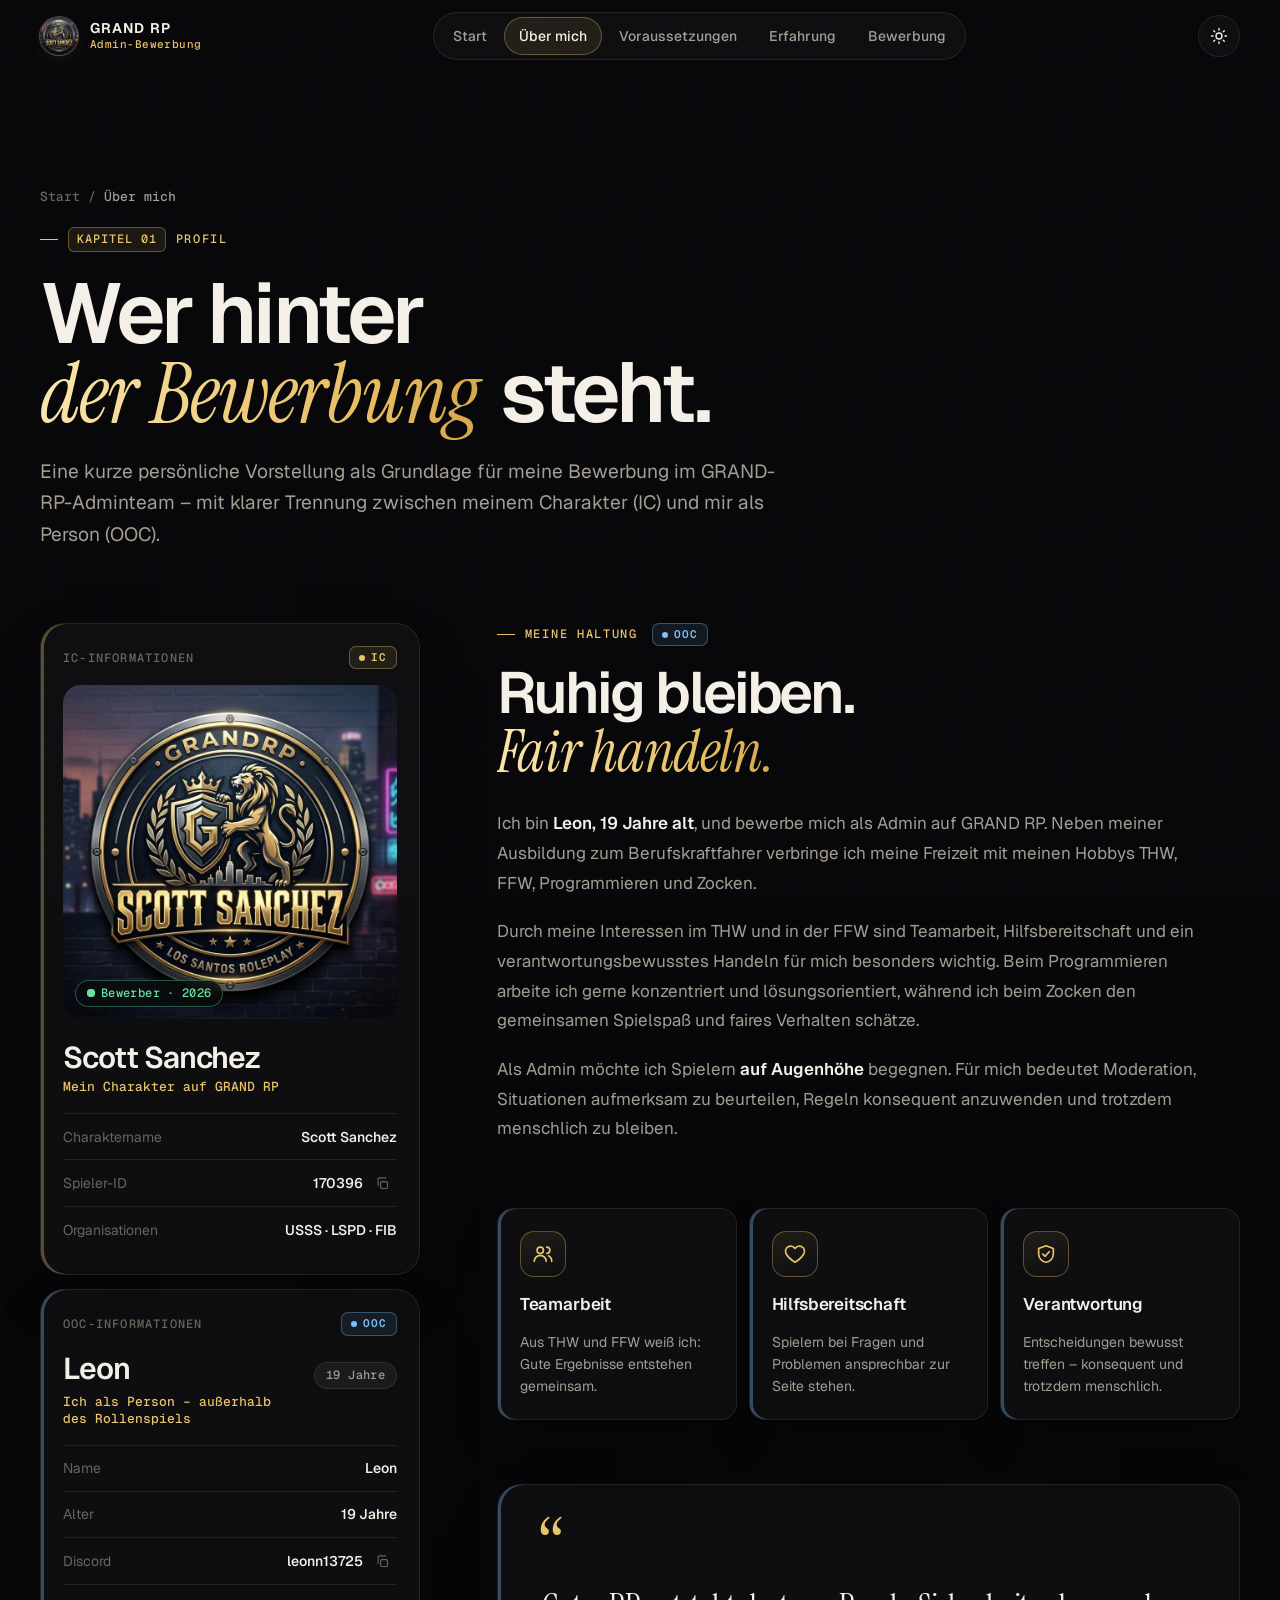
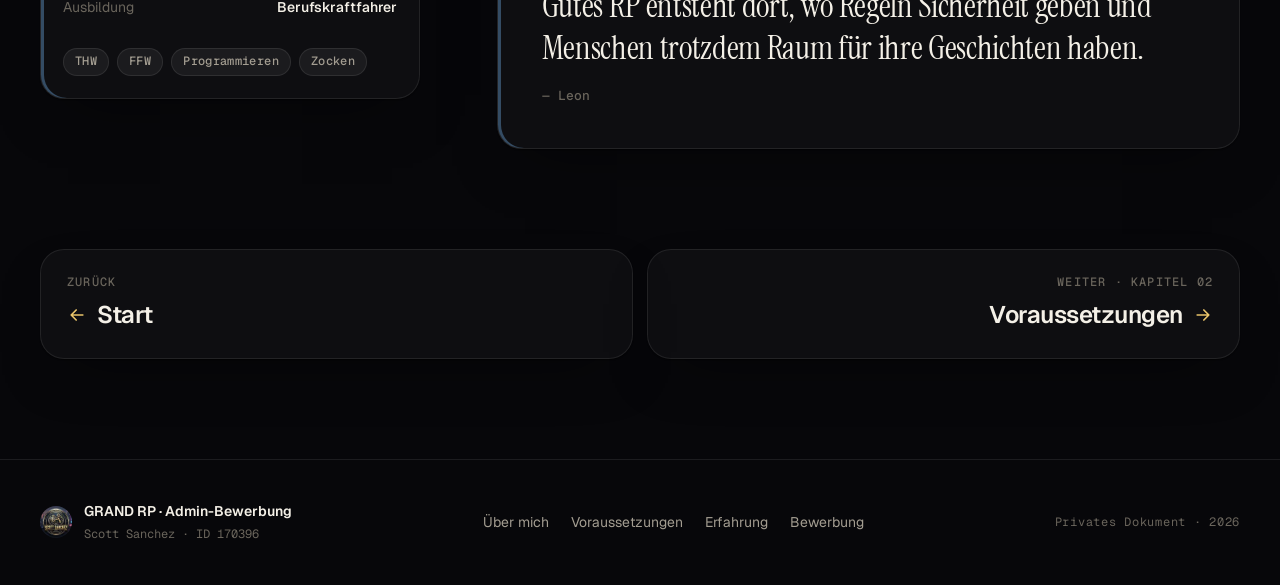
<file: ueber-mich.html>
<!doctype html>
<html lang="de">
<head>
  <meta charset="utf-8">
  <meta name="viewport" content="width=device-width, initial-scale=1, viewport-fit=cover">
  <title>Über mich · Admin-Bewerbung · GRAND RP</title>
  <meta name="description" content="Wer hinter der Bewerbung steht: Leon alias Scott Sanchez – 19 Jahre, angehender Berufskraftfahrer, aktiv in THW und FFW.">
  <meta name="robots" content="noindex">
  <meta name="theme-color" content="#07070a">
  <meta property="og:type" content="profile">
  <meta property="og:site_name" content="GRAND RP · Admin-Bewerbung">
  <meta property="og:title" content="Über mich · Scott Sanchez">
  <meta property="og:description" content="Ruhig bleiben. Fair handeln. Eine kurze persönliche Vorstellung.">
  <meta property="og:image" content="assets/img/og-image.jpg">
  <meta name="twitter:card" content="summary_large_image">
  <link rel="icon" href="favicon.svg" type="image/svg+xml">
  <link rel="apple-touch-icon" href="apple-touch-icon.png">
  <link rel="preconnect" href="https://fonts.googleapis.com">
  <link rel="preconnect" href="https://fonts.gstatic.com" crossorigin>
  <link rel="stylesheet" href="https://fonts.googleapis.com/css2?family=Geist:wght@300..800&family=Geist+Mono:wght@400..600&family=Instrument+Serif:ital@0;1&display=swap">
  <link rel="stylesheet" href="assets/css/main.css">
  <script>(function(d){d.classList.add('js');try{var t=localStorage.getItem('theme');if(t==='light'||t==='dark')d.dataset.theme=t}catch(e){}})(document.documentElement);</script>
  <script src="assets/js/main.js" defer></script>
</head>
<body>
  <a class="skip-link" href="#inhalt">Zum Inhalt springen</a>
  <div class="scroll-progress" aria-hidden="true"></div>
  <div class="backdrop" aria-hidden="true"></div>

  <header class="site-header" data-header>
    <div class="container header-inner">
      <a class="brand" href="index.html" aria-label="GRAND RP Admin-Bewerbung – zur Startseite">
        <img src="assets/img/scott-sanchez-logo-96.webp" alt="" width="38" height="38">
        <span><strong>GRAND RP</strong><small>Admin-Bewerbung</small></span>
      </a>
      <nav class="site-nav" id="site-nav" aria-label="Hauptnavigation">
        <ul>
          <li><a href="index.html">Start</a></li>
          <li><a href="ueber-mich.html" aria-current="page">Über mich</a></li>
          <li><a href="voraussetzungen.html">Voraussetzungen</a></li>
          <li><a href="erfahrung.html">Erfahrung</a></li>
          <li><a href="bewerbung.html">Bewerbung</a></li>
        </ul>
      </nav>
      <div class="header-actions">
        <button class="icon-btn theme-toggle" type="button" data-theme-toggle aria-label="Helles Design aktivieren">
          <svg class="i-sun" viewBox="0 0 24 24" fill="none" stroke="currentColor" stroke-width="1.8" stroke-linecap="round" aria-hidden="true"><circle cx="12" cy="12" r="4"/><path d="M12 2v2M12 20v2M4.93 4.93l1.41 1.41M17.66 17.66l1.41 1.41M2 12h2M20 12h2M4.93 19.07l1.41-1.41M17.66 6.34l1.41-1.41"/></svg>
          <svg class="i-moon" viewBox="0 0 24 24" fill="none" stroke="currentColor" stroke-width="1.8" stroke-linecap="round" stroke-linejoin="round" aria-hidden="true"><path d="M20 14.5A8 8 0 1 1 9.5 4a6.5 6.5 0 0 0 10.5 10.5z"/></svg>
        </button>
        <button class="icon-btn menu-toggle" type="button" data-menu-toggle aria-controls="site-nav" aria-expanded="false" aria-label="Menü öffnen">
          <svg class="i-menu" viewBox="0 0 24 24" fill="none" stroke="currentColor" stroke-width="1.8" stroke-linecap="round" aria-hidden="true"><path d="M4 7h16M4 12h16M4 17h16"/></svg>
          <svg class="i-close" viewBox="0 0 24 24" fill="none" stroke="currentColor" stroke-width="1.8" stroke-linecap="round" aria-hidden="true"><path d="M6 6l12 12M18 6 6 18"/></svg>
        </button>
      </div>
    </div>
  </header>

  <main id="inhalt">
    <section class="page-hero container" aria-labelledby="page-title">
      <nav class="breadcrumb" aria-label="Brotkrumen" data-reveal><a href="index.html">Start</a><span aria-hidden="true">/</span><span aria-current="page">Über mich</span></nav>
      <p class="eyebrow" data-reveal><span class="chapter">Kapitel 01</span> Profil</p>
      <h1 class="display display-sm" id="page-title" data-reveal style="--d:1">Wer hinter<br><em>der Bewerbung</em> steht.</h1>
      <p class="lead" data-reveal style="--d:2">Eine kurze persönliche Vorstellung als Grundlage für meine Bewerbung im GRAND-RP-Adminteam – mit klarer Trennung zwischen meinem Charakter (IC) und mir als Person (OOC).</p>
    </section>

    <div class="container profile-layout">
      <aside class="profile-stack" aria-label="Steckbrief">
        <section class="card profile-card zone-ic" aria-labelledby="ic-title" data-reveal>
          <div class="zone-label"><span>IC-Informationen</span><span class="badge badge-ic"><abbr title="In Character">IC</abbr></span></div>
          <div class="profile-avatar">
            <img src="assets/img/scott-sanchez-logo-800.webp" alt="Wappen von Scott Sanchez" width="800" height="800">
            <span class="tag tag-success"><span class="pulse-dot" aria-hidden="true"></span> Bewerber · 2026</span>
          </div>
          <div class="profile-name">
            <h2 id="ic-title">Scott Sanchez</h2>
          </div>
          <p class="profile-handle">Mein Charakter auf GRAND RP</p>
          <dl class="data-list">
            <div><dt>Charaktername</dt><dd>Scott Sanchez</dd></div>
            <div>
              <dt>Spieler-ID</dt>
              <dd>
                170396
                <button class="copy-btn" type="button" data-copy="170396" aria-label="Spieler-ID kopieren">
                <svg class="i-copy" viewBox="0 0 24 24" fill="none" stroke="currentColor" stroke-width="1.8" stroke-linecap="round" stroke-linejoin="round" aria-hidden="true"><rect x="9" y="9" width="11" height="11" rx="2"/><path d="M5 15V5a2 2 0 0 1 2-2h10"/></svg>
                <svg class="i-check" viewBox="0 0 24 24" fill="none" stroke="currentColor" stroke-width="2.4" stroke-linecap="round" stroke-linejoin="round" aria-hidden="true"><path d="m5 12.5 4.5 4.5L19 7.5"/></svg>
                </button>
              </dd>
            </div>
            <div><dt>Organisationen</dt><dd>USSS · LSPD · FIB</dd></div>
          </dl>
        </section>

        <section class="card profile-card zone-ooc" aria-labelledby="ooc-title" data-reveal style="--d:1">
          <div class="zone-label"><span>OOC-Informationen</span><span class="badge badge-ooc"><abbr title="Out of Character">OOC</abbr></span></div>
          <div class="profile-name">
            <h2 id="ooc-title">Leon</h2>
            <span class="tag">19 Jahre</span>
          </div>
          <p class="profile-handle">Ich als Person – außerhalb des Rollenspiels</p>
          <dl class="data-list">
            <div><dt>Name</dt><dd>Leon</dd></div>
            <div><dt>Alter</dt><dd>19 Jahre</dd></div>
            <div>
              <dt>Discord</dt>
              <dd>
                leonn13725
                <button class="copy-btn" type="button" data-copy="leonn13725" aria-label="Discord-Namen kopieren">
                <svg class="i-copy" viewBox="0 0 24 24" fill="none" stroke="currentColor" stroke-width="1.8" stroke-linecap="round" stroke-linejoin="round" aria-hidden="true"><rect x="9" y="9" width="11" height="11" rx="2"/><path d="M5 15V5a2 2 0 0 1 2-2h10"/></svg>
                <svg class="i-check" viewBox="0 0 24 24" fill="none" stroke="currentColor" stroke-width="2.4" stroke-linecap="round" stroke-linejoin="round" aria-hidden="true"><path d="m5 12.5 4.5 4.5L19 7.5"/></svg>
                </button>
              </dd>
            </div>
            <div><dt>Ausbildung</dt><dd>Berufskraftfahrer</dd></div>
          </dl>
          <div class="chips" aria-label="Hobbys" role="list">
            <span class="tag" role="listitem">THW</span>
            <span class="tag" role="listitem">FFW</span>
            <span class="tag" role="listitem">Programmieren</span>
            <span class="tag" role="listitem">Zocken</span>
          </div>
        </section>
      </aside>

      <div class="profile-content zone-ooc">
        <section aria-labelledby="attitude-title">
          <div class="label-row" data-reveal><p class="eyebrow">Meine Haltung</p><span class="badge badge-ooc"><abbr title="Out of Character">OOC</abbr></span></div>
          <h2 class="h2" id="attitude-title" data-reveal style="--d:1">Ruhig bleiben.<br><em>Fair handeln.</em></h2>
          <div class="prose" data-reveal style="--d:2">
            <p>Ich bin <strong>Leon, 19 Jahre alt</strong>, und bewerbe mich als Admin auf GRAND RP. Neben meiner Ausbildung zum Berufskraftfahrer verbringe ich meine Freizeit mit meinen Hobbys THW, FFW, Programmieren und Zocken.</p>
            <p>Durch meine Interessen im THW und in der FFW sind Teamarbeit, Hilfsbereitschaft und ein verantwortungsbewusstes Handeln für mich besonders wichtig. Beim Programmieren arbeite ich gerne konzentriert und lösungsorientiert, während ich beim Zocken den gemeinsamen Spielspaß und faires Verhalten schätze.</p>
            <p>Als Admin möchte ich Spielern <strong>auf Augenhöhe</strong> begegnen. Für mich bedeutet Moderation, Situationen aufmerksam zu beurteilen, Regeln konsequent anzuwenden und trotzdem menschlich zu bleiben.</p>
          </div>
        </section>

        <section class="values" aria-label="Was mir wichtig ist">
          <article class="card spotlight value-card" data-reveal>
            <span class="icon-tile"><svg viewBox="0 0 24 24" fill="none" stroke="currentColor" stroke-width="1.8" stroke-linecap="round" stroke-linejoin="round" aria-hidden="true"><circle cx="9" cy="8" r="3.5"/><path d="M2.5 20a6.5 6.5 0 0 1 13 0M16 4.5a3.5 3.5 0 0 1 0 7M18 14a6.5 6.5 0 0 1 3.5 6"/></svg></span>
            <h3>Teamarbeit</h3>
            <p>Aus THW und FFW weiß ich: Gute Ergebnisse entstehen gemeinsam.</p>
          </article>
          <article class="card spotlight value-card" data-reveal style="--d:1">
            <span class="icon-tile"><svg viewBox="0 0 24 24" fill="none" stroke="currentColor" stroke-width="1.8" stroke-linecap="round" stroke-linejoin="round" aria-hidden="true"><path d="M12 21s-7-4.4-9.5-9A5.5 5.5 0 0 1 12 6a5.5 5.5 0 0 1 9.5 6C19 16.6 12 21 12 21z"/></svg></span>
            <h3>Hilfsbereitschaft</h3>
            <p>Spielern bei Fragen und Problemen ansprechbar zur Seite stehen.</p>
          </article>
          <article class="card spotlight value-card" data-reveal style="--d:2">
            <span class="icon-tile"><svg viewBox="0 0 24 24" fill="none" stroke="currentColor" stroke-width="1.8" stroke-linecap="round" stroke-linejoin="round" aria-hidden="true"><path d="M12 3l8 3v6c0 4.5-3.4 8.3-8 9-4.6-.7-8-4.5-8-9V6z"/><path d="m8.5 12 2.5 2.5 4.5-5"/></svg></span>
            <h3>Verantwortung</h3>
            <p>Entscheidungen bewusst treffen – konsequent und trotzdem menschlich.</p>
          </article>
        </section>

        <figure class="card quote-card" data-reveal>
          <span class="quote-mark" aria-hidden="true">“</span>
          <blockquote>Gutes RP entsteht dort, wo Regeln Sicherheit geben und Menschen trotzdem Raum für ihre Geschichten haben.</blockquote>
          <figcaption>— Leon</figcaption>
        </figure>
      </div>
    </div>

    <nav class="pager container" aria-label="Kapitel">
      <a class="card pager-link prev" href="index.html">
        <small>Zurück</small>
        <span><svg viewBox="0 0 24 24" fill="none" stroke="currentColor" stroke-width="2" stroke-linecap="round" stroke-linejoin="round" aria-hidden="true"><path d="M19 12H5M11 6l-6 6 6 6"/></svg> Start</span>
      </a>
      <a class="card pager-link next" href="voraussetzungen.html">
        <small>Weiter · Kapitel 02</small>
        <span>Voraussetzungen <svg viewBox="0 0 24 24" fill="none" stroke="currentColor" stroke-width="2" stroke-linecap="round" stroke-linejoin="round" aria-hidden="true"><path d="M5 12h14M13 6l6 6-6 6"/></svg></span>
      </a>
    </nav>
  </main>

  <footer class="site-footer">
    <div class="container footer-inner">
      <div class="footer-brand">
        <img src="assets/img/scott-sanchez-logo-96.webp" alt="" width="32" height="32" loading="lazy">
        <div><strong>GRAND RP · Admin-Bewerbung</strong><small>Scott Sanchez · ID 170396</small></div>
      </div>
      <nav aria-label="Fußzeile">
        <ul>
          <li><a href="ueber-mich.html">Über mich</a></li>
          <li><a href="voraussetzungen.html">Voraussetzungen</a></li>
          <li><a href="erfahrung.html">Erfahrung</a></li>
          <li><a href="bewerbung.html">Bewerbung</a></li>
        </ul>
      </nav>
      <p class="footer-meta">Privates Dokument · 2026</p>
    </div>
  </footer>
</body>
</html>
</file>
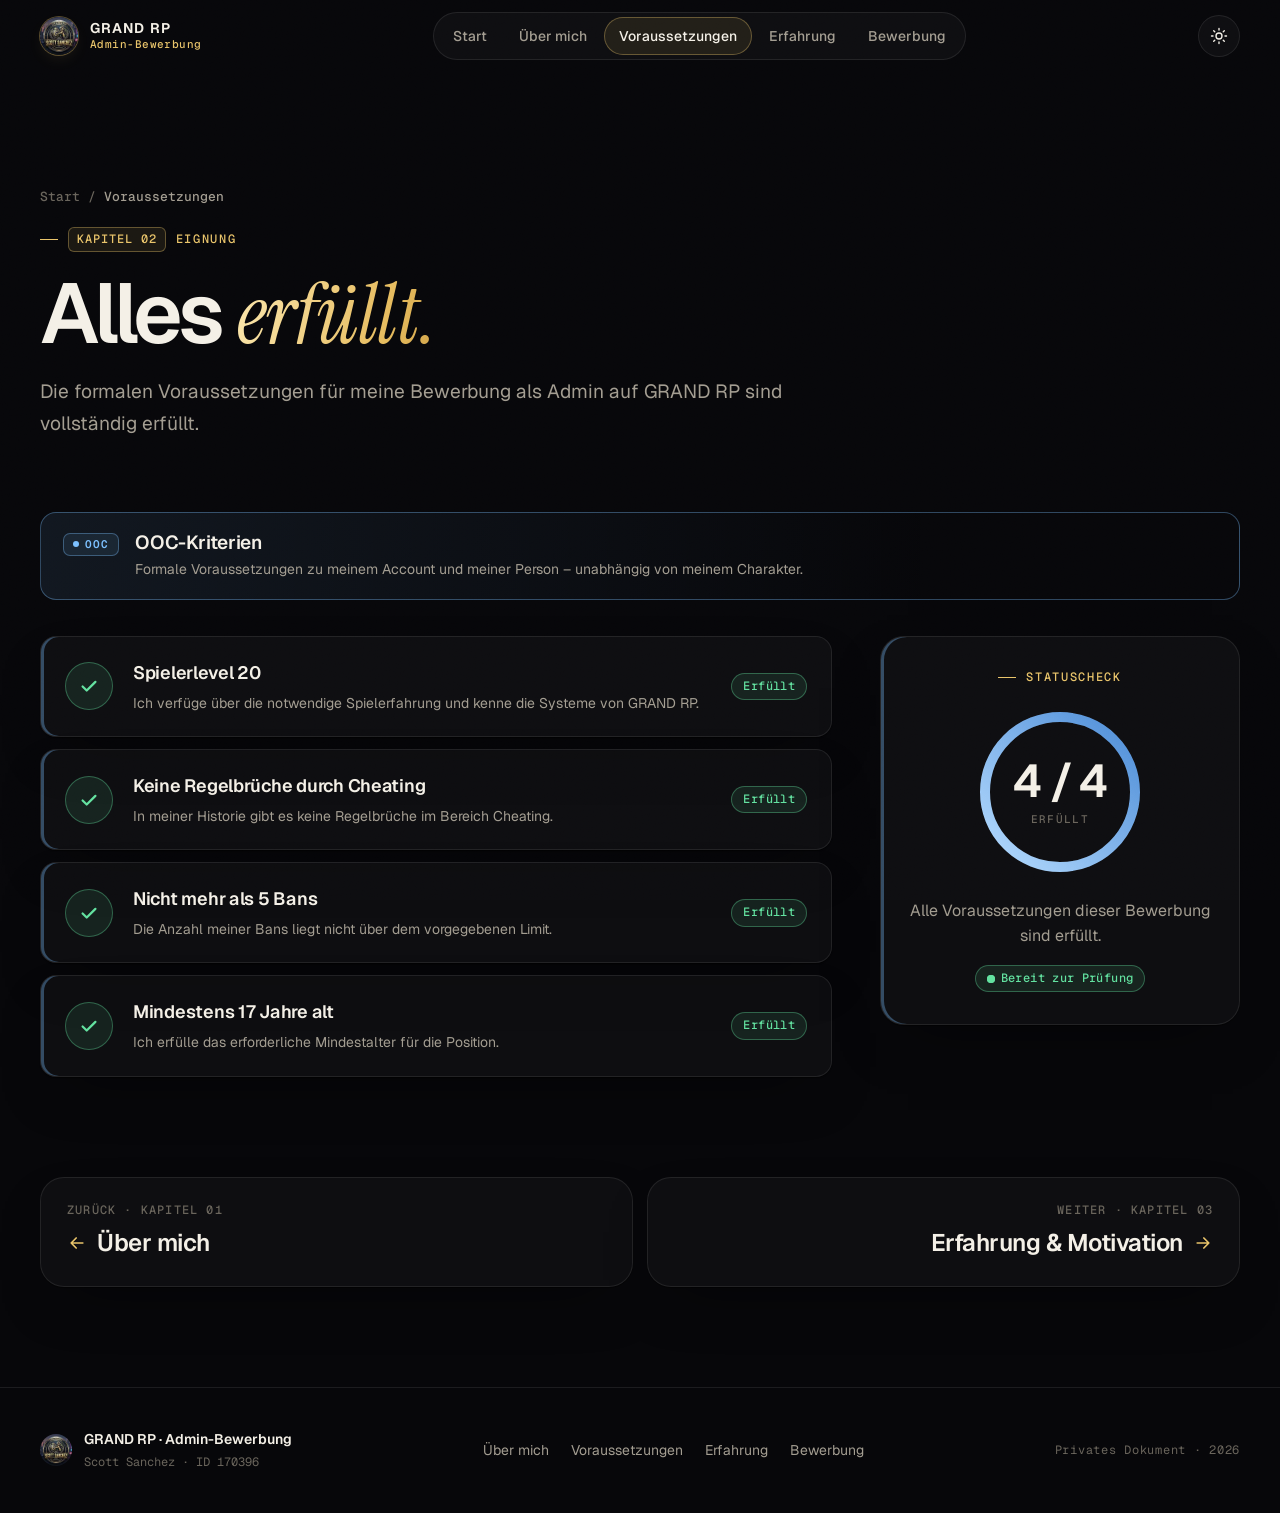
<file: voraussetzungen.html>
<!doctype html>
<html lang="de">
<head>
  <meta charset="utf-8">
  <meta name="viewport" content="width=device-width, initial-scale=1, viewport-fit=cover">
  <title>Voraussetzungen · Admin-Bewerbung · GRAND RP</title>
  <meta name="description" content="Alle formalen Voraussetzungen für die Admin-Bewerbung auf GRAND RP sind erfüllt – 4 von 4.">
  <meta name="robots" content="noindex">
  <meta name="theme-color" content="#07070a">
  <meta property="og:type" content="website">
  <meta property="og:site_name" content="GRAND RP · Admin-Bewerbung">
  <meta property="og:title" content="Voraussetzungen · 4 / 4 erfüllt">
  <meta property="og:description" content="Spielerlevel, Historie, Bans und Mindestalter – alle Kriterien erfüllt.">
  <meta property="og:image" content="assets/img/og-image.jpg">
  <meta name="twitter:card" content="summary_large_image">
  <link rel="icon" href="favicon.svg" type="image/svg+xml">
  <link rel="apple-touch-icon" href="apple-touch-icon.png">
  <link rel="preconnect" href="https://fonts.googleapis.com">
  <link rel="preconnect" href="https://fonts.gstatic.com" crossorigin>
  <link rel="stylesheet" href="https://fonts.googleapis.com/css2?family=Geist:wght@300..800&family=Geist+Mono:wght@400..600&family=Instrument+Serif:ital@0;1&display=swap">
  <link rel="stylesheet" href="assets/css/main.css">
  <script>(function(d){d.classList.add('js');try{var t=localStorage.getItem('theme');if(t==='light'||t==='dark')d.dataset.theme=t}catch(e){}})(document.documentElement);</script>
  <script src="assets/js/main.js" defer></script>
</head>
<body>
  <a class="skip-link" href="#inhalt">Zum Inhalt springen</a>
  <div class="scroll-progress" aria-hidden="true"></div>
  <div class="backdrop" aria-hidden="true"></div>

  <header class="site-header" data-header>
    <div class="container header-inner">
      <a class="brand" href="index.html" aria-label="GRAND RP Admin-Bewerbung – zur Startseite">
        <img src="assets/img/scott-sanchez-logo-96.webp" alt="" width="38" height="38">
        <span><strong>GRAND RP</strong><small>Admin-Bewerbung</small></span>
      </a>
      <nav class="site-nav" id="site-nav" aria-label="Hauptnavigation">
        <ul>
          <li><a href="index.html">Start</a></li>
          <li><a href="ueber-mich.html">Über mich</a></li>
          <li><a href="voraussetzungen.html" aria-current="page">Voraussetzungen</a></li>
          <li><a href="erfahrung.html">Erfahrung</a></li>
          <li><a href="bewerbung.html">Bewerbung</a></li>
        </ul>
      </nav>
      <div class="header-actions">
        <button class="icon-btn theme-toggle" type="button" data-theme-toggle aria-label="Helles Design aktivieren">
          <svg class="i-sun" viewBox="0 0 24 24" fill="none" stroke="currentColor" stroke-width="1.8" stroke-linecap="round" aria-hidden="true"><circle cx="12" cy="12" r="4"/><path d="M12 2v2M12 20v2M4.93 4.93l1.41 1.41M17.66 17.66l1.41 1.41M2 12h2M20 12h2M4.93 19.07l1.41-1.41M17.66 6.34l1.41-1.41"/></svg>
          <svg class="i-moon" viewBox="0 0 24 24" fill="none" stroke="currentColor" stroke-width="1.8" stroke-linecap="round" stroke-linejoin="round" aria-hidden="true"><path d="M20 14.5A8 8 0 1 1 9.5 4a6.5 6.5 0 0 0 10.5 10.5z"/></svg>
        </button>
        <button class="icon-btn menu-toggle" type="button" data-menu-toggle aria-controls="site-nav" aria-expanded="false" aria-label="Menü öffnen">
          <svg class="i-menu" viewBox="0 0 24 24" fill="none" stroke="currentColor" stroke-width="1.8" stroke-linecap="round" aria-hidden="true"><path d="M4 7h16M4 12h16M4 17h16"/></svg>
          <svg class="i-close" viewBox="0 0 24 24" fill="none" stroke="currentColor" stroke-width="1.8" stroke-linecap="round" aria-hidden="true"><path d="M6 6l12 12M18 6 6 18"/></svg>
        </button>
      </div>
    </div>
  </header>

  <main id="inhalt">
    <section class="page-hero container" aria-labelledby="page-title">
      <nav class="breadcrumb" aria-label="Brotkrumen" data-reveal><a href="index.html">Start</a><span aria-hidden="true">/</span><span aria-current="page">Voraussetzungen</span></nav>
      <p class="eyebrow" data-reveal><span class="chapter">Kapitel 02</span> Eignung</p>
      <h1 class="display display-sm" id="page-title" data-reveal style="--d:1">Alles <em>erfüllt.</em></h1>
      <p class="lead" data-reveal style="--d:2">Die formalen Voraussetzungen für meine Bewerbung als Admin auf GRAND RP sind vollständig erfüllt.</p>
    </section>

    <div class="container zone-ooc zone-block">
      <div class="zone-head" data-reveal>
        <span class="badge badge-ooc"><abbr title="Out of Character">OOC</abbr></span>
        <div><h2>OOC-Kriterien</h2><p>Formale Voraussetzungen zu meinem Account und meiner Person – unabhängig von meinem Charakter.</p></div>
      </div>

      <div class="criteria-layout">
        <ol class="criteria-list" aria-label="Kriterien">
          <li class="card spotlight criterion" data-reveal>
            <span class="check-circle"><svg viewBox="0 0 24 24" fill="none" stroke="currentColor" stroke-width="2.4" stroke-linecap="round" stroke-linejoin="round" aria-hidden="true"><path d="m5 12.5 4.5 4.5L19 7.5"/></svg></span>
            <div><h2>Spielerlevel 20</h2><p>Ich verfüge über die notwendige Spielerfahrung und kenne die Systeme von GRAND RP.</p></div>
            <span class="tag tag-success">Erfüllt</span>
          </li>
          <li class="card spotlight criterion" data-reveal style="--d:1">
            <span class="check-circle"><svg viewBox="0 0 24 24" fill="none" stroke="currentColor" stroke-width="2.4" stroke-linecap="round" stroke-linejoin="round" aria-hidden="true"><path d="m5 12.5 4.5 4.5L19 7.5"/></svg></span>
            <div><h2>Keine Regelbrüche durch Cheating</h2><p>In meiner Historie gibt es keine Regelbrüche im Bereich Cheating.</p></div>
            <span class="tag tag-success">Erfüllt</span>
          </li>
          <li class="card spotlight criterion" data-reveal style="--d:2">
            <span class="check-circle"><svg viewBox="0 0 24 24" fill="none" stroke="currentColor" stroke-width="2.4" stroke-linecap="round" stroke-linejoin="round" aria-hidden="true"><path d="m5 12.5 4.5 4.5L19 7.5"/></svg></span>
            <div><h2>Nicht mehr als 5 Bans</h2><p>Die Anzahl meiner Bans liegt nicht über dem vorgegebenen Limit.</p></div>
            <span class="tag tag-success">Erfüllt</span>
          </li>
          <li class="card spotlight criterion" data-reveal style="--d:3">
            <span class="check-circle"><svg viewBox="0 0 24 24" fill="none" stroke="currentColor" stroke-width="2.4" stroke-linecap="round" stroke-linejoin="round" aria-hidden="true"><path d="m5 12.5 4.5 4.5L19 7.5"/></svg></span>
            <div><h2>Mindestens 17 Jahre alt</h2><p>Ich erfülle das erforderliche Mindestalter für die Position.</p></div>
            <span class="tag tag-success">Erfüllt</span>
          </li>
        </ol>

        <aside class="card status-panel" aria-labelledby="status-title" data-reveal style="--d:1">
          <p class="eyebrow">Statuscheck</p>
          <div class="ring">
            <svg viewBox="0 0 180 180" aria-hidden="true">
              <defs>
                <linearGradient id="ring-grad" x1="0" y1="0" x2="1" y2="1">
                  <stop offset="0" stop-color="#b5dcff"/>
                  <stop offset="1" stop-color="#4a8ad6"/>
                </linearGradient>
              </defs>
              <circle class="ring-track" cx="90" cy="90" r="75"/>
              <circle class="ring-value" cx="90" cy="90" r="75"/>
            </svg>
            <div class="ring-label">
              <strong id="status-title"><span data-count="4">4</span> / 4</strong>
              <small>Erfüllt</small>
            </div>
          </div>
          <p class="muted">Alle Voraussetzungen dieser Bewerbung sind erfüllt.</p>
          <span class="tag tag-success"><span class="pulse-dot" aria-hidden="true"></span> Bereit zur Prüfung</span>
        </aside>
      </div>
    </div>

    <nav class="pager container" aria-label="Kapitel">
      <a class="card pager-link prev" href="ueber-mich.html">
        <small>Zurück · Kapitel 01</small>
        <span><svg viewBox="0 0 24 24" fill="none" stroke="currentColor" stroke-width="2" stroke-linecap="round" stroke-linejoin="round" aria-hidden="true"><path d="M19 12H5M11 6l-6 6 6 6"/></svg> Über mich</span>
      </a>
      <a class="card pager-link next" href="erfahrung.html">
        <small>Weiter · Kapitel 03</small>
        <span>Erfahrung &amp; Motivation <svg viewBox="0 0 24 24" fill="none" stroke="currentColor" stroke-width="2" stroke-linecap="round" stroke-linejoin="round" aria-hidden="true"><path d="M5 12h14M13 6l6 6-6 6"/></svg></span>
      </a>
    </nav>
  </main>

  <footer class="site-footer">
    <div class="container footer-inner">
      <div class="footer-brand">
        <img src="assets/img/scott-sanchez-logo-96.webp" alt="" width="32" height="32" loading="lazy">
        <div><strong>GRAND RP · Admin-Bewerbung</strong><small>Scott Sanchez · ID 170396</small></div>
      </div>
      <nav aria-label="Fußzeile">
        <ul>
          <li><a href="ueber-mich.html">Über mich</a></li>
          <li><a href="voraussetzungen.html">Voraussetzungen</a></li>
          <li><a href="erfahrung.html">Erfahrung</a></li>
          <li><a href="bewerbung.html">Bewerbung</a></li>
        </ul>
      </nav>
      <p class="footer-meta">Privates Dokument · 2026</p>
    </div>
  </footer>
</body>
</html>
</file>
<file: assets/css/main.css>
/* ==========================================================================
   GRAND RP · Admin-Bewerbung
   Design-System: Tokens → Base → Layout → Components → Pages → Print
   ========================================================================== */

@layer reset, tokens, base, layout, components, pages, utilities;

/* Weiche Seitenübergänge zwischen den Unterseiten (progressive enhancement) */
@view-transition { navigation: auto; }

/* --------------------------------------------------------------------------
   Reset
   -------------------------------------------------------------------------- */
@layer reset {
  *, *::before, *::after { box-sizing: border-box; }
  * { margin: 0; }
  html { -webkit-text-size-adjust: 100%; text-size-adjust: 100%; }
  img, svg, picture { display: block; max-width: 100%; }
  img { height: auto; }
  button { font: inherit; color: inherit; background: none; border: 0; padding: 0; cursor: pointer; }
  a { color: inherit; text-decoration: none; }
  ul, ol { list-style: none; padding: 0; }
  h1, h2, h3, h4 { text-wrap: balance; font-weight: 600; }
  p, li, dd { text-wrap: pretty; }
}

/* --------------------------------------------------------------------------
   Tokens
   -------------------------------------------------------------------------- */
@layer tokens {
  :root {
    color-scheme: dark;

    --font-sans: "Geist", ui-sans-serif, system-ui, -apple-system, "Segoe UI", Roboto, sans-serif;
    --font-mono: "Geist Mono", ui-monospace, "SFMono-Regular", Menlo, Consolas, monospace;
    --font-serif: "Instrument Serif", "Iowan Old Style", Georgia, serif;

    --bg: light-dark(#f6f3ec, #07070a);
    --bg-elev: light-dark(#ffffff, #0f0f13);
    --surface: light-dark(rgb(255 255 255 / .72), rgb(255 255 255 / .03));
    --surface-2: light-dark(rgb(40 30 10 / .045), rgb(255 255 255 / .055));
    --line: light-dark(rgb(40 30 10 / .11), rgb(255 255 255 / .085));
    --line-strong: light-dark(rgb(40 30 10 / .2), rgb(255 255 255 / .16));
    --grid-line: light-dark(rgb(40 30 10 / .05), rgb(255 255 255 / .035));

    --text: light-dark(#17140f, #f4f0e7);
    --muted: light-dark(#5f594e, #a39d91);
    --subtle: light-dark(#8b8478, #6a655c);

    --gold: light-dark(#94650d, #e9c46a);
    --gold-2: light-dark(#c08a26, #b98a33);
    --gold-soft: light-dark(rgb(148 101 13 / .09), rgb(233 196 106 / .09));
    --gold-line: light-dark(rgb(148 101 13 / .35), rgb(233 196 106 / .35));
    --g1: light-dark(#6d470a, #fbe7ad);
    --g2: light-dark(#a8761c, #e6bb5d);
    --g3: light-dark(#5c3c08, #b3812c);
    --on-gold: #1b1305;

    --neon: light-dark(#b0219b, #ff5ad9);

    /* IC = Gold (Charakter), OOC = Blau (Person / Spieler) */
    --ic: var(--gold);
    --ic-soft: var(--gold-soft);
    --ic-line: var(--gold-line);
    --ooc: light-dark(#1f5fa8, #7cc0ff);
    --ooc-soft: light-dark(rgb(31 95 168 / .08), rgb(124 192 255 / .09));
    --ooc-line: light-dark(rgb(31 95 168 / .35), rgb(124 192 255 / .35));
    --success: light-dark(#16794a, #63e2a0);
    --success-soft: light-dark(rgb(22 121 74 / .1), rgb(99 226 160 / .1));

    --glow-gold: light-dark(rgb(214 160 50 / .18), rgb(233 196 106 / .16));
    --glow-neon: light-dark(rgb(200 60 180 / .08), rgb(255 90 217 / .1));
    --shadow-color: light-dark(rgb(70 50 10 / .12), rgb(0 0 0 / .55));
    --shadow: 0 1px 1px var(--shadow-color), 0 24px 60px -28px var(--shadow-color);

    --radius-sm: 10px;
    --radius: 16px;
    --radius-lg: 24px;
    --radius-xl: 32px;

    --container: 1200px;
    --gutter: clamp(16px, 4vw, 40px);
    --header-h: 72px;

    --ease-out: cubic-bezier(.16, 1, .3, 1);
    --ease-spring: cubic-bezier(.34, 1.56, .64, 1);
  }

  :root[data-theme="light"] { color-scheme: light; }
  :root[data-theme="dark"] { color-scheme: dark; }
}

/* --------------------------------------------------------------------------
   Base
   -------------------------------------------------------------------------- */
@layer base {
  html {
    background: var(--bg);
    scroll-behavior: smooth;
    scroll-padding-top: calc(var(--header-h) + 24px);
  }

  body {
    min-height: 100dvh;
    display: flex;
    flex-direction: column;
    font-family: var(--font-sans);
    font-size: 16px;
    line-height: 1.6;
    color: var(--text);
    background: var(--bg);
    -webkit-font-smoothing: antialiased;
    -moz-osx-font-smoothing: grayscale;
    font-feature-settings: "ss01", "cv11";
    overflow-x: clip;
  }

  /* clip (statt hidden) erzeugt keinen Scroll-Container – position: sticky bleibt intakt */
  main { flex: 1; overflow-x: clip; }

  ::selection { background: var(--gold); color: var(--on-gold); }

  :focus-visible {
    outline: 2px solid var(--gold);
    outline-offset: 3px;
    border-radius: 6px;
  }

  em { font-style: normal; }

  @media (prefers-reduced-motion: reduce) {
    html { scroll-behavior: auto; }
    *, *::before, *::after {
      animation-duration: .01ms !important;
      animation-iteration-count: 1 !important;
      transition-duration: .01ms !important;
    }
  }
}

/* --------------------------------------------------------------------------
   Layout
   -------------------------------------------------------------------------- */
@layer layout {
  .container {
    width: min(100% - 2 * var(--gutter), var(--container));
    margin-inline: auto;
  }

  .section { padding-block: clamp(72px, 10vw, 140px); }
  .section-tight { padding-block: clamp(48px, 6vw, 80px); }

  /* Atmosphärischer Hintergrund: Raster, Licht, Körnung */
  .backdrop {
    position: fixed;
    inset: 0;
    z-index: -1;
    pointer-events: none;
    overflow: hidden;

    &::before {
      content: "";
      position: absolute;
      inset: 0;
      background-image:
        linear-gradient(var(--grid-line) 1px, transparent 1px),
        linear-gradient(90deg, var(--grid-line) 1px, transparent 1px);
      background-size: 72px 72px;
      mask-image: radial-gradient(ellipse 90% 70% at 50% 0%, #000 20%, transparent 75%);
    }

    &::after {
      content: "";
      position: absolute;
      inset: -20% -10% auto;
      height: 110vh;
      background:
        radial-gradient(38% 45% at 78% 18%, var(--glow-gold), transparent 70%),
        radial-gradient(30% 38% at 12% 8%, var(--glow-neon), transparent 70%);
      animation: drift 22s ease-in-out infinite alternate;
    }
  }

  body::after {
    content: "";
    position: fixed;
    inset: 0;
    z-index: 999;
    pointer-events: none;
    opacity: .05;
    background-image: url("data:image/svg+xml,%3Csvg xmlns='http://www.w3.org/2000/svg' width='160' height='160'%3E%3Cfilter id='n'%3E%3CfeTurbulence type='fractalNoise' baseFrequency='.85' numOctaves='3' stitchTiles='stitch'/%3E%3C/filter%3E%3Crect width='100%25' height='100%25' filter='url(%23n)'/%3E%3C/svg%3E");
    mix-blend-mode: overlay;
  }

  @keyframes drift {
    to { transform: translate3d(-4%, 3%, 0) scale(1.06); }
  }
}

/* --------------------------------------------------------------------------
   Components
   -------------------------------------------------------------------------- */
@layer components {

  /* ---------- Skip link & Scroll-Fortschritt ---------- */
  .skip-link {
    position: fixed;
    top: 12px;
    left: 12px;
    z-index: 200;
    padding: 10px 16px;
    border-radius: 999px;
    background: var(--gold);
    color: var(--on-gold);
    font-weight: 600;
    translate: 0 -200%;
    transition: translate .3s var(--ease-out);

    &:focus-visible { translate: 0 0; }
  }

  .scroll-progress {
    position: fixed;
    inset: 0 0 auto;
    height: 2px;
    z-index: 120;
    transform: scaleX(0);
    transform-origin: 0 50%;
    background: linear-gradient(90deg, var(--gold-2), var(--gold), var(--neon));
  }

  @supports (animation-timeline: scroll()) {
    .scroll-progress {
      animation: progress linear both;
      animation-timeline: scroll(root);
    }
  }

  @keyframes progress { to { transform: scaleX(1); } }

  /* ---------- Header ---------- */
  .site-header {
    position: sticky;
    top: 0;
    z-index: 100;
    view-transition-name: site-header;
    border-bottom: 1px solid transparent;
    transition: background-color .3s, border-color .3s, backdrop-filter .3s;

    &.is-scrolled,
    :root.menu-open & {
      background: color-mix(in oklab, var(--bg) 78%, transparent);
      border-bottom-color: var(--line);
      backdrop-filter: blur(16px) saturate(1.4);
      -webkit-backdrop-filter: blur(16px) saturate(1.4);
    }
  }

  .header-inner {
    height: var(--header-h);
    display: flex;
    align-items: center;
    justify-content: space-between;
    gap: 20px;
  }

  .brand {
    display: flex;
    align-items: center;
    gap: 12px;
    border-radius: 12px;

    & img {
      width: 38px;
      height: 38px;
      border-radius: 50%;
      object-fit: cover;
      scale: 1;
      box-shadow: 0 0 0 1px var(--gold-line), 0 6px 18px -6px var(--glow-gold);
      transition: rotate .6s var(--ease-spring);
    }

    &:hover img { rotate: -12deg; }

    & strong {
      display: block;
      font-size: 14px;
      font-weight: 650;
      letter-spacing: .08em;
      line-height: 1.2;
    }

    & small {
      display: block;
      font: 500 11px/1.3 var(--font-mono);
      color: var(--gold);
      letter-spacing: .04em;
    }
  }

  .site-nav ul {
    display: flex;
    gap: 2px;
    padding: 4px;
    border: 1px solid var(--line);
    border-radius: 999px;
    background: var(--surface);
    backdrop-filter: blur(10px);
    -webkit-backdrop-filter: blur(10px);
  }

  .site-nav a {
    position: relative;
    display: block;
    padding: 8px 15px;
    border-radius: 999px;
    font-size: 14px;
    font-weight: 500;
    color: var(--muted);
    transition: color .2s, background-color .2s;

    &:hover { color: var(--text); background: var(--surface-2); }

    &[aria-current="page"] {
      color: var(--text);
      background: var(--gold-soft);
      box-shadow: inset 0 0 0 1px var(--gold-line);
    }
  }

  .header-actions { display: flex; align-items: center; gap: 8px; }

  .icon-btn {
    display: grid;
    place-items: center;
    width: 42px;
    height: 42px;
    border-radius: 50%;
    border: 1px solid var(--line);
    background: var(--surface);
    color: var(--text);
    transition: border-color .2s, background-color .2s, transform .2s var(--ease-spring);

    &:hover { border-color: var(--gold-line); background: var(--gold-soft); }
    &:active { transform: scale(.94); }

    & svg { width: 18px; height: 18px; }
  }

  .theme-toggle {
    & .i-moon { display: none; }
    :root[data-theme="light"] & .i-sun { display: none; }
    :root[data-theme="light"] & .i-moon { display: block; }
  }

  .menu-toggle {
    display: none;

    & .i-close { display: none; }
    &[aria-expanded="true"] .i-menu { display: none; }
    &[aria-expanded="true"] .i-close { display: block; }
  }

  @media (max-width: 880px) {
    .menu-toggle { display: grid; }

    .site-nav {
      position: fixed;
      inset: var(--header-h) 0 auto;
      padding: 12px var(--gutter) 24px;
      /* deckend: ein backdrop-filter im bereits gefilterten Header würde die Seite nicht weichzeichnen */
      background: var(--bg);
      border-bottom: 1px solid var(--line);
      box-shadow: 0 30px 60px -20px var(--shadow-color);
      display: none;
      opacity: 0;
      translate: 0 -8px;
      transition: opacity .25s, translate .35s var(--ease-out), display .35s allow-discrete;

      &.is-open {
        display: block;
        opacity: 1;
        translate: 0 0;

        @starting-style {
          opacity: 0;
          translate: 0 -8px;
        }
      }

      & ul {
        flex-direction: column;
        gap: 4px;
        padding: 0;
        border: 0;
        background: none;
        backdrop-filter: none;
      }

      & a {
        padding: 14px 16px;
        font-size: 17px;
        border-radius: var(--radius);
      }
    }
  }

  /* ---------- Typografie ---------- */
  .eyebrow {
    display: inline-flex;
    align-items: center;
    gap: 10px;
    font: 500 12px/1.4 var(--font-mono);
    letter-spacing: .14em;
    text-transform: uppercase;
    color: var(--gold);

    &::before {
      content: "";
      width: 18px;
      height: 1px;
      background: currentColor;
    }

    & .chapter {
      padding: 3px 8px;
      border-radius: 6px;
      border: 1px solid var(--gold-line);
      background: var(--gold-soft);
      letter-spacing: .08em;
    }
  }

  .display {
    font-size: clamp(46px, 8.4vw, 116px);
    font-weight: 600;
    line-height: .94;
    letter-spacing: -.05em;
  }

  .display-sm { font-size: clamp(42px, 6.6vw, 88px); }

  .h2 {
    font-size: clamp(32px, 4.6vw, 58px);
    line-height: 1;
    letter-spacing: -.04em;
  }

  .h3 {
    font-size: clamp(22px, 2.2vw, 28px);
    line-height: 1.15;
    letter-spacing: -.025em;
  }

  .display em,
  .h2 em,
  .h3 em,
  .serif {
    font-family: var(--font-serif);
    font-style: italic;
    font-weight: 400;
    letter-spacing: -.01em;
    padding-right: .06em;
  }

  .text-gold,
  .display em,
  .h2 em {
    background: linear-gradient(100deg, var(--g1), var(--g2) 35%, var(--g3) 65%, var(--g1));
    background-size: 220% 100%;
    -webkit-background-clip: text;
    background-clip: text;
    color: transparent;
    animation: shimmer 7s ease-in-out infinite alternate;
  }

  @keyframes shimmer { to { background-position: 100% 0; } }

  .lead {
    font-size: clamp(17px, 1.5vw, 20px);
    line-height: 1.65;
    color: var(--muted);
    max-width: 58ch;
  }

  .muted { color: var(--muted); }

  .prose {
    display: grid;
    gap: 1.1em;
    color: var(--muted);
    font-size: 17px;
    line-height: 1.75;
    max-width: 64ch;

    & strong { color: var(--text); font-weight: 600; }
  }

  /* ---------- Buttons ---------- */
  .btn {
    --btn-h: 50px;
    display: inline-flex;
    align-items: center;
    justify-content: center;
    gap: 10px;
    height: var(--btn-h);
    padding: 0 22px;
    border-radius: 999px;
    font-size: 15px;
    font-weight: 550;
    white-space: nowrap;
    transition: transform .25s var(--ease-out), box-shadow .25s, background-color .25s, border-color .25s;

    & svg {
      width: 18px;
      height: 18px;
      transition: transform .3s var(--ease-out);
    }

    &:hover svg { transform: translateX(3px); }
    &:hover .arrow-diag { transform: translate(2px, -2px); }
    &:active { transform: scale(.97); }
  }

  .btn-primary {
    color: var(--on-gold);
    background: linear-gradient(180deg, #f6d98e, #dcae4f);
    box-shadow:
      inset 0 1px 0 rgb(255 255 255 / .5),
      inset 0 -1px 0 rgb(0 0 0 / .15),
      0 10px 30px -10px rgb(233 196 106 / .55);

    &:hover {
      transform: translateY(-2px);
      box-shadow:
        inset 0 1px 0 rgb(255 255 255 / .5),
        inset 0 -1px 0 rgb(0 0 0 / .15),
        0 16px 40px -10px rgb(233 196 106 / .7);
    }
  }

  .btn-ghost {
    border: 1px solid var(--line-strong);
    background: var(--surface);
    backdrop-filter: blur(8px);
    -webkit-backdrop-filter: blur(8px);

    &:hover { border-color: var(--gold-line); background: var(--gold-soft); }
  }

  .btn-sm { --btn-h: 40px; padding: 0 16px; font-size: 14px; }

  /* ---------- Karten mit Spotlight-Effekt ---------- */
  .card {
    position: relative;
    isolation: isolate;
    border: 1px solid var(--line);
    border-radius: var(--radius-lg);
    background: var(--surface);
    box-shadow: var(--shadow);
    overflow: hidden;
  }

  .spotlight {
    &::before,
    &::after {
      content: "";
      position: absolute;
      inset: 0;
      border-radius: inherit;
      pointer-events: none;
      opacity: 0;
      transition: opacity .4s;
    }

    &::before {
      z-index: -1;
      background: radial-gradient(420px circle at var(--mx, 50%) var(--my, 50%), var(--gold-soft), transparent 45%);
    }

    &::after {
      padding: 1px;
      background: radial-gradient(260px circle at var(--mx, 50%) var(--my, 50%), var(--gold), transparent 60%);
      mask: linear-gradient(#000 0 0) content-box exclude, linear-gradient(#000 0 0);
    }

    &:hover::before,
    &:hover::after { opacity: 1; }
  }

  .icon-tile {
    display: grid;
    place-items: center;
    width: 46px;
    height: 46px;
    border-radius: 14px;
    border: 1px solid var(--gold-line);
    background: linear-gradient(160deg, var(--gold-soft), transparent);
    color: var(--gold);

    & svg { width: 22px; height: 22px; }
  }

  .tag {
    display: inline-flex;
    align-items: center;
    gap: 6px;
    padding: 5px 11px;
    border-radius: 999px;
    border: 1px solid var(--line);
    background: var(--surface-2);
    font: 500 12px/1.3 var(--font-mono);
    letter-spacing: .03em;
    color: var(--muted);
  }

  .tag-success {
    border-color: color-mix(in oklab, var(--success) 35%, transparent);
    background: var(--success-soft);
    color: var(--success);

    & svg { width: 13px; height: 13px; }
  }

  .pulse-dot {
    position: relative;
    width: 8px;
    height: 8px;
    border-radius: 50%;
    background: var(--success);
    flex: none;

    &::after {
      content: "";
      position: absolute;
      inset: 0;
      border-radius: 50%;
      background: inherit;
      animation: ping 2s var(--ease-out) infinite;
    }
  }

  @keyframes ping { 75%, 100% { transform: scale(2.6); opacity: 0; } }

  /* ---------- IC / OOC ---------- */
  .badge {
    display: inline-flex;
    align-items: center;
    gap: 6px;
    flex: none;
    padding: 3px 9px;
    border: 1px solid var(--zone-line, var(--ic-line));
    border-radius: 7px;
    background: var(--zone-soft, var(--ic-soft));
    color: var(--zone, var(--ic));
    font: 600 11px/1.4 var(--font-mono);
    font-style: normal;
    letter-spacing: .1em;
    text-transform: uppercase;
    white-space: nowrap;

    &::before {
      content: "";
      width: 6px;
      height: 6px;
      border-radius: 50%;
      background: currentColor;
    }

    & abbr { text-decoration: none; cursor: help; }
  }

  .badge-sm { padding: 1px 6px; font-size: 10px; gap: 5px; &::before { width: 5px; height: 5px; } }

  .zone-ic,
  .badge-ic { --zone: var(--ic); --zone-soft: var(--ic-soft); --zone-line: var(--ic-line); }

  .zone-ooc,
  .badge-ooc { --zone: var(--ooc); --zone-soft: var(--ooc-soft); --zone-line: var(--ooc-line); }

  /* Karten innerhalb einer Zone bekommen einen farbigen Randstreifen */
  .card:is(.zone-ic, .zone-ooc),
  :is(.zone-ic, .zone-ooc) .card:not(.feature-accent) {
    box-shadow: inset 3px 0 0 var(--zone-line), var(--shadow);
  }

  .zone-head {
    display: flex;
    align-items: flex-start;
    gap: 16px;
    padding: 18px 22px;
    border: 1px solid var(--zone-line);
    border-radius: var(--radius);
    background: linear-gradient(90deg, var(--zone-soft), transparent 75%);

    & .badge { margin-top: 2px; }
    & h2, & h3 { font-size: 19px; line-height: 1.25; letter-spacing: -.02em; }
    & p { margin-top: 4px; font-size: 14px; color: var(--muted); }
  }

  .label-row {
    display: flex;
    flex-wrap: wrap;
    align-items: center;
    gap: 10px 14px;
  }

  /* ---------- Section-Head ---------- */
  .section-head {
    display: grid;
    gap: 18px;
    max-width: 760px;
    margin-bottom: clamp(36px, 5vw, 64px);
  }

  /* ---------- Page-Hero (Unterseiten) ---------- */
  .page-hero {
    display: grid;
    gap: 22px;
    padding-block: clamp(56px, 9vw, 120px) clamp(40px, 6vw, 72px);
  }

  .breadcrumb {
    display: flex;
    align-items: center;
    gap: 8px;
    font: 500 13px var(--font-mono);
    color: var(--subtle);

    & a:hover { color: var(--text); }
    & [aria-current] { color: var(--muted); }
  }

  /* ---------- Kapitel-Navigation ---------- */
  .pager {
    display: grid;
    grid-template-columns: 1fr 1fr;
    gap: 14px;
    padding-block: clamp(56px, 8vw, 100px);
  }

  .pager-link {
    display: grid;
    gap: 6px;
    padding: 24px 26px;
    border-radius: var(--radius-lg);
    transition: transform .3s var(--ease-out), border-color .3s;

    & small {
      font: 500 12px var(--font-mono);
      letter-spacing: .1em;
      text-transform: uppercase;
      color: var(--subtle);
    }

    & span {
      display: flex;
      align-items: center;
      gap: 10px;
      font-size: clamp(19px, 2vw, 24px);
      font-weight: 600;
      letter-spacing: -.02em;
    }

    & svg { width: 20px; height: 20px; color: var(--gold); transition: transform .3s var(--ease-out); }

    &:hover { transform: translateY(-3px); border-color: var(--gold-line); }
    &.next { text-align: right; }
    &.next span { justify-content: flex-end; }
    &.next:hover svg { transform: translateX(4px); }
    &.prev:hover svg { transform: translateX(-4px); }
    &:only-child.next { grid-column: 2; }
  }

  @media (max-width: 640px) {
    .pager { grid-template-columns: 1fr; }
    .pager-link:only-child.next { grid-column: auto; }
  }

  /* ---------- Footer ---------- */
  .site-footer {
    border-top: 1px solid var(--line);
    padding-block: 40px;
    font-size: 14px;
    color: var(--muted);
  }

  .footer-inner {
    display: flex;
    flex-wrap: wrap;
    align-items: center;
    justify-content: space-between;
    gap: 20px 32px;

    & nav ul { display: flex; flex-wrap: wrap; gap: 6px 22px; }
    & nav a:hover { color: var(--text); }
  }

  .footer-brand {
    display: flex;
    align-items: center;
    gap: 12px;

    & img { width: 32px; height: 32px; border-radius: 50%; }
    & strong { display: block; color: var(--text); font-weight: 600; }
    & small { font: 12px var(--font-mono); color: var(--subtle); }
  }

  .footer-meta {
    font: 12px var(--font-mono);
    letter-spacing: .06em;
    color: var(--subtle);
  }

  /* ---------- Toast ---------- */
  .toast {
    position: fixed;
    left: 50%;
    bottom: max(24px, env(safe-area-inset-bottom));
    z-index: 300;
    display: flex;
    align-items: center;
    gap: 10px;
    padding: 12px 18px;
    border-radius: 999px;
    border: 1px solid var(--gold-line);
    background: var(--bg-elev);
    box-shadow: var(--shadow);
    font-size: 14px;
    font-weight: 500;
    translate: -50% 140%;
    opacity: 0;
    transition: translate .45s var(--ease-spring), opacity .3s;

    &.is-visible { translate: -50% 0; opacity: 1; }
    & svg { width: 16px; height: 16px; color: var(--success); }
  }

  /* ---------- Copy-Button ---------- */
  .copy-btn {
    display: inline-grid;
    place-items: center;
    width: 30px;
    height: 30px;
    border-radius: 8px;
    color: var(--subtle);
    transition: color .2s, background-color .2s;

    &:hover { color: var(--gold); background: var(--gold-soft); }
    & svg { width: 15px; height: 15px; }
    & .i-check { display: none; color: var(--success); }
    &.is-copied .i-copy { display: none; }
    &.is-copied .i-check { display: block; }
  }

  /* ---------- Scroll-Reveal ---------- */
  .js [data-reveal] {
    opacity: 0;
    translate: 0 28px;
    transition:
      opacity .9s var(--ease-out) calc(var(--d, 0) * 90ms),
      translate .9s var(--ease-out) calc(var(--d, 0) * 90ms);
  }

  .js [data-reveal].is-visible {
    opacity: 1;
    translate: 0 0;
  }

  /* Text, der sich beim Scrollen „einfärbt“ */
  .fill-text {
    font-size: clamp(26px, 3.6vw, 46px);
    line-height: 1.2;
    letter-spacing: -.03em;
    font-weight: 500;
    max-width: 26ch;
  }

  @supports (animation-timeline: view()) {
    .fill-text > span {
      background:
        linear-gradient(var(--text), var(--text)) 0 0 / 0% 100% no-repeat,
        linear-gradient(var(--subtle), var(--subtle));
      -webkit-background-clip: text;
      background-clip: text;
      color: transparent;
      animation: fill linear both;
      animation-timeline: view();
      animation-range: entry 30% cover 55%;
    }

    @keyframes fill { to { background-size: 100% 100%, auto; } }
  }
}

/* --------------------------------------------------------------------------
   Pages
   -------------------------------------------------------------------------- */
@layer pages {

  /* ========== Startseite ========== */
  .hero {
    display: grid;
    grid-template-columns: 1.08fr .92fr;
    align-items: center;
    gap: clamp(40px, 6vw, 96px);
    min-height: min(calc(100svh - var(--header-h)), 900px);
    padding-block: clamp(40px, 7vw, 96px);
  }

  .hero-copy {
    display: grid;
    gap: 28px;
    justify-items: start;
  }

  .status-pill {
    display: inline-flex;
    align-items: center;
    gap: 10px;
    padding: 7px 14px 7px 12px;
    border: 1px solid var(--line);
    border-radius: 999px;
    background: var(--surface);
    backdrop-filter: blur(8px);
    -webkit-backdrop-filter: blur(8px);
    font: 500 13px var(--font-mono);
    color: var(--muted);

    & b { color: var(--text); font-weight: 500; }
  }

  .hero-actions { display: flex; flex-wrap: wrap; gap: 12px; }

  .hero-meta {
    display: flex;
    flex-wrap: wrap;
    gap: 10px 28px;
    padding-top: 12px;
    font-size: 14px;

    & div { display: grid; gap: 2px; }
    & dt { font: 500 11px var(--font-mono); letter-spacing: .12em; text-transform: uppercase; color: var(--subtle); }
    & dd { font-weight: 550; }
  }

  .hero-visual {
    position: relative;
    display: grid;
    place-items: center;
    perspective: 1200px;
    padding: 8%;
  }

  .medallion {
    position: relative;
    width: min(100%, 460px);
    aspect-ratio: 1;
    transform: rotateX(var(--rx, 0deg)) rotateY(var(--ry, 0deg));
    transform-style: preserve-3d;
    transition: transform .8s var(--ease-out);

    &::before {
      content: "";
      position: absolute;
      inset: -18%;
      z-index: -1;
      border-radius: 50%;
      background: radial-gradient(closest-side, var(--glow-gold), transparent);
      filter: blur(24px);
      animation: breathe 6s ease-in-out infinite;
    }
  }

  .hero-visual:hover .medallion { transition-duration: .2s; }

  .medallion-img {
    position: absolute;
    inset: 0;
    border-radius: 50%;
    overflow: hidden;
    box-shadow:
      0 0 0 1px var(--gold-line),
      0 50px 100px -30px rgb(0 0 0 / .7);

    & img {
      width: 100%;
      height: 100%;
      object-fit: cover;
      scale: 1.19;
    }
  }

  .medallion-glare {
    position: absolute;
    inset: 0;
    border-radius: 50%;
    background: radial-gradient(circle at var(--gx, 30%) var(--gy, 22%), rgb(255 255 255 / .22), transparent 48%);
    mix-blend-mode: soft-light;
    pointer-events: none;
  }

  .orbit {
    position: absolute;
    inset: -7%;
    border-radius: 50%;
    border: 1px dashed var(--line-strong);
    animation: spin 60s linear infinite;
    pointer-events: none;

    &::after {
      content: "";
      position: absolute;
      top: 14%;
      left: 14%;
      width: 10px;
      height: 10px;
      border-radius: 50%;
      background: var(--gold);
      box-shadow: 0 0 18px var(--gold);
    }
  }

  .orbit-2 {
    inset: -15%;
    border-style: solid;
    border-color: var(--line);
    animation-duration: 90s;
    animation-direction: reverse;

    &::after {
      top: auto;
      left: auto;
      right: 10%;
      bottom: 16%;
      width: 6px;
      height: 6px;
      background: var(--neon);
      box-shadow: 0 0 14px var(--neon);
    }
  }

  .medallion-ring {
    position: absolute;
    inset: -3px;
    border-radius: 50%;
    background: conic-gradient(from 0deg, transparent 0 55%, var(--gold) 72%, transparent 80% 90%, var(--neon) 96%, transparent);
    mask: radial-gradient(farthest-side, transparent calc(100% - 3px), #000 calc(100% - 2px));
    animation: spin 7s linear infinite;
  }

  .float-chip {
    position: absolute;
    z-index: 2;
    display: flex;
    align-items: center;
    gap: 10px;
    padding: 10px 14px;
    border: 1px solid var(--line-strong);
    border-radius: 14px;
    background: color-mix(in oklab, var(--bg-elev) 80%, transparent);
    backdrop-filter: blur(12px);
    -webkit-backdrop-filter: blur(12px);
    box-shadow: var(--shadow);
    font-size: 13px;
    animation: float 6s ease-in-out infinite;

    & b { display: block; font-weight: 600; }
    & small { display: block; font: 11px var(--font-mono); color: var(--subtle); }
    & .icon-tile { width: 34px; height: 34px; border-radius: 10px; }
    & .icon-tile svg { width: 17px; height: 17px; }
  }

  .chip-a { top: 10%; left: -2%; }
  .chip-b { bottom: 8%; right: -2%; animation-delay: -3s; }

  @keyframes spin { to { rotate: 360deg; } }
  @keyframes breathe { 50% { opacity: .55; scale: .94; } }
  @keyframes float { 50% { translate: 0 -10px; } }

  /* Kennzahlen */
  .stats {
    display: grid;
    grid-template-columns: repeat(4, 1fr);
    border: 1px solid var(--line);
    border-radius: var(--radius-lg);
    background: var(--surface);
    overflow: hidden;
  }

  .stat {
    display: grid;
    gap: 6px;
    padding: clamp(22px, 3vw, 34px);

    & + & { border-left: 1px solid var(--line); }

    & .num {
      font-size: clamp(36px, 4.4vw, 56px);
      font-weight: 600;
      letter-spacing: -.05em;
      line-height: 1;
      font-variant-numeric: tabular-nums;
    }

    & .num small {
      font-size: .42em;
      letter-spacing: -.01em;
      color: var(--gold);
      margin-left: 4px;
    }

    & p { font-size: 14px; color: var(--muted); line-height: 1.45; }
  }

  /* Werte-Laufband */
  .marquee {
    --gap: clamp(28px, 4vw, 56px);
    display: flex;
    gap: var(--gap);
    overflow: hidden;
    padding-block: 28px;
    border-block: 1px solid var(--line);
    mask-image: linear-gradient(90deg, transparent, #000 12%, #000 88%, transparent);
    user-select: none;
  }

  .marquee-track {
    display: flex;
    flex: none;
    align-items: center;
    gap: var(--gap);
    min-width: 100%;
    animation: marquee 36s linear infinite;

    & span {
      font-family: var(--font-serif);
      font-style: italic;
      font-size: clamp(28px, 4vw, 48px);
      line-height: 1;
      white-space: nowrap;
    }

    & i {
      width: 8px;
      height: 8px;
      rotate: 45deg;
      background: var(--gold);
      flex: none;
    }
  }

  .marquee:hover .marquee-track { animation-play-state: paused; }

  @keyframes marquee { to { translate: calc(-100% - var(--gap)) 0; } }

  /* IC/OOC-Legende */
  .legend {
    display: grid;
    grid-template-columns: repeat(2, 1fr);
    gap: 14px;
    margin-top: 14px;
  }

  .legend-item {
    padding: 22px 24px;
    border-radius: var(--radius-lg);

    & .zone-head { border: 0; padding: 0; background: none; }
  }

  .stat .badge { justify-self: start; margin-bottom: 6px; }

  .mini-rows span .badge { margin-right: 6px; vertical-align: 1px; }

  /* Absicht */
  .intent {
    display: grid;
    grid-template-columns: .35fr 1fr;
    gap: clamp(24px, 6vw, 96px);
    align-items: start;
  }

  /* Bento-Kapitel */
  .bento {
    display: grid;
    grid-template-columns: repeat(6, 1fr);
    gap: 14px;
  }

  .bento-card {
    grid-column: span 3;
    display: grid;
    grid-template-rows: auto 1fr auto;
    gap: 28px;
    min-height: 300px;
    padding: clamp(24px, 3vw, 34px);
    transition: transform .4s var(--ease-out), border-color .3s;

    &:hover { transform: translateY(-4px); }
    &.span-4 { grid-column: span 4; }
    &.span-2 { grid-column: span 2; }

    & .bento-top {
      display: flex;
      justify-content: space-between;
      align-items: flex-start;
    }

    & .bento-num {
      font: 500 13px var(--font-mono);
      color: var(--subtle);
    }

    & h3 { margin-bottom: 8px; }
    & p { color: var(--muted); font-size: 15px; max-width: 46ch; }

    & .bento-foot {
      display: flex;
      justify-content: space-between;
      align-items: flex-end;
      gap: 16px;
    }

    & .go {
      display: grid;
      place-items: center;
      flex: none;
      width: 44px;
      height: 44px;
      border-radius: 50%;
      border: 1px solid var(--line-strong);
      transition: background-color .3s, color .3s, border-color .3s, rotate .4s var(--ease-spring);

      & svg { width: 18px; height: 18px; }
    }

    &:hover .go {
      background: var(--gold);
      border-color: var(--gold);
      color: var(--on-gold);
      rotate: 45deg;
    }
  }

  .bento-visual {
    display: flex;
    flex-wrap: wrap;
    gap: 8px;
    align-content: center;
  }

  .mini-rows {
    display: grid;
    gap: 8px;
    width: 100%;
    max-width: 360px;

    & div {
      display: flex;
      justify-content: space-between;
      gap: 16px;
      padding: 9px 12px;
      border-radius: 10px;
      background: var(--surface-2);
      font-size: 13px;
    }

    & span { color: var(--subtle); font-family: var(--font-mono); font-size: 12px; }
  }

  .check-dots {
    display: flex;
    gap: 8px;

    & span {
      display: grid;
      place-items: center;
      width: 36px;
      height: 36px;
      border-radius: 50%;
      background: var(--success-soft);
      color: var(--success);
      border: 1px solid color-mix(in oklab, var(--success) 30%, transparent);
    }

    & svg { width: 16px; height: 16px; }
  }

  /* Abschluss-CTA */
  .cta {
    position: relative;
    display: grid;
    justify-items: center;
    gap: 22px;
    padding: clamp(48px, 8vw, 104px) clamp(20px, 5vw, 64px);
    text-align: center;
    border-radius: var(--radius-xl);
    background:
      radial-gradient(60% 80% at 50% 0%, var(--glow-gold), transparent 70%),
      var(--surface);

    & .lead { margin-inline: auto; }
  }

  /* ========== Über mich ========== */
  .profile-layout {
    display: grid;
    grid-template-columns: minmax(300px, 380px) 1fr;
    gap: clamp(32px, 6vw, 88px);
    align-items: start;
  }

  .profile-stack { display: grid; gap: 14px; }

  .profile-card { padding: 22px; }

  .profile-card .zone-label {
    display: flex;
    justify-content: space-between;
    align-items: center;
    gap: 12px;
    margin-bottom: 16px;
    font: 500 12px var(--font-mono);
    letter-spacing: .1em;
    text-transform: uppercase;
    color: var(--subtle);
  }

  .profile-avatar {
    position: relative;
    aspect-ratio: 1;
    border-radius: 18px;
    overflow: hidden;
    margin-bottom: 22px;
    background: #0b0b0e;

    & img { width: 100%; height: 100%; object-fit: cover; transition: scale .8s var(--ease-out); }
    &:hover img { scale: 1.05; }

    & .tag {
      position: absolute;
      left: 12px;
      bottom: 12px;
      background: rgb(10 10 12 / .7);
      backdrop-filter: blur(8px);
      -webkit-backdrop-filter: blur(8px);
    }
  }

  .profile-name {
    display: flex;
    align-items: baseline;
    justify-content: space-between;
    gap: 12px;
    margin-bottom: 4px;

    & h2 { font-size: 30px; letter-spacing: -.035em; line-height: 1.1; }
  }

  .profile-handle {
    font: 500 13px var(--font-mono);
    color: var(--gold);
    margin-bottom: 18px;
  }

  .data-list {
    display: grid;

    & > div {
      display: flex;
      align-items: center;
      justify-content: space-between;
      gap: 16px;
      min-height: 46px;
      padding-block: 8px;
      border-top: 1px solid var(--line);
      font-size: 14px;
    }

    & dt { color: var(--subtle); }
    & dd { display: flex; align-items: center; gap: 4px; font-weight: 550; text-align: right; }
  }

  .chips { display: flex; flex-wrap: wrap; gap: 8px; }
  .profile-card .chips { margin-top: 18px; }

  .profile-content { display: grid; gap: clamp(40px, 5vw, 64px); }
  .profile-content .h2 { margin-block: 18px 28px; }

  .values {
    display: grid;
    grid-template-columns: repeat(3, 1fr);
    gap: 12px;
  }

  .value-card {
    display: grid;
    gap: 14px;
    padding: 22px;
    border-radius: var(--radius);

    & h3 { font-size: 17px; letter-spacing: -.01em; }
    & p { font-size: 14px; color: var(--muted); line-height: 1.55; }
  }

  .quote-card {
    padding: clamp(28px, 4vw, 44px);

    & blockquote {
      font-family: var(--font-serif);
      font-size: clamp(24px, 2.6vw, 34px);
      line-height: 1.25;
      letter-spacing: -.01em;
    }

    & .quote-mark {
      display: block;
      font-family: var(--font-serif);
      font-size: 80px;
      line-height: .6;
      color: var(--gold);
      margin-bottom: 8px;
    }

    & figcaption {
      margin-top: 18px;
      font: 500 13px var(--font-mono);
      color: var(--subtle);
    }
  }

  /* ========== Voraussetzungen ========== */
  .criteria-layout {
    display: grid;
    grid-template-columns: 1fr minmax(280px, 360px);
    gap: clamp(24px, 4vw, 48px);
    align-items: start;
  }

  .criteria-list { display: grid; gap: 12px; counter-reset: crit; }

  .criterion {
    display: grid;
    grid-template-columns: auto 1fr auto;
    align-items: center;
    gap: 20px;
    padding: 22px 24px;
    border-radius: var(--radius);
    transition: transform .4s var(--ease-out), border-color .3s;

    &:hover { transform: translateX(4px); }

    & h2 { font-size: 18px; letter-spacing: -.015em; margin-bottom: 4px; }
    & p { font-size: 14px; color: var(--muted); }
  }

  .check-circle {
    display: grid;
    place-items: center;
    width: 48px;
    height: 48px;
    border-radius: 50%;
    background: var(--success-soft);
    border: 1px solid color-mix(in oklab, var(--success) 35%, transparent);
    color: var(--success);

    & svg { width: 22px; height: 22px; }
    & path { stroke-dasharray: 24; stroke-dashoffset: 0; }
  }

  .js .criterion[data-reveal] .check-circle path {
    stroke-dashoffset: 24;
    transition: stroke-dashoffset .6s var(--ease-out) calc(var(--d, 0) * 90ms + 350ms);
  }

  .js .criterion.is-visible .check-circle path { stroke-dashoffset: 0; }

  .status-panel {
    position: sticky;
    top: calc(var(--header-h) + 20px);
    display: grid;
    justify-items: center;
    gap: 16px;
    padding: 32px 28px;
    text-align: center;
  }

  .ring {
    position: relative;
    width: 180px;
    aspect-ratio: 1;

    & svg { width: 100%; height: 100%; rotate: -90deg; }
    & circle { fill: none; stroke-width: 10; }
    & .ring-track { stroke: var(--surface-2); }
    & .ring-value {
      stroke: url(#ring-grad);
      stroke-linecap: round;
      stroke-dasharray: 471;
      stroke-dashoffset: 0;
      transition: stroke-dashoffset 1.6s var(--ease-out) .2s;
    }

    & .ring-label {
      position: absolute;
      inset: 0;
      display: grid;
      place-content: center;
      gap: 8px;
      text-align: center;
    }

    & strong { font-size: 46px; font-weight: 600; letter-spacing: -.05em; line-height: 1; }
    & small { font: 500 11px var(--font-mono); letter-spacing: .12em; color: var(--subtle); text-transform: uppercase; }
  }

  .js .status-panel[data-reveal]:not(.is-visible) .ring-value { stroke-dashoffset: 471; }

  /* ========== Erfahrung ========== */
  .exp-block {
    display: grid;
    grid-template-columns: .8fr 1.2fr;
    gap: clamp(32px, 6vw, 88px);
    align-items: start;

    & .section-head { position: sticky; top: calc(var(--header-h) + 24px); margin-bottom: 0; }
    & .h2 { font-size: clamp(32px, 3.8vw, 48px); }
  }

  .timeline {
    position: relative;
    display: grid;
    gap: 14px;
    padding-left: 34px;

    &::before {
      content: "";
      position: absolute;
      left: 11px;
      top: 18px;
      bottom: 18px;
      width: 2px;
      border-radius: 2px;
      background: linear-gradient(var(--gold), var(--gold-line) 60%, transparent);
    }
  }

  .timeline-item {
    position: relative;
    padding: 24px 26px;
    border-radius: var(--radius);
    overflow: visible;
    transition: transform .4s var(--ease-out), border-color .3s;

    &:hover { transform: translateX(4px); border-color: var(--gold-line); }

    &::before {
      content: "";
      position: absolute;
      left: -29px;
      top: 30px;
      width: 14px;
      height: 14px;
      border-radius: 50%;
      background: var(--bg);
      border: 2px solid var(--gold);
      box-shadow: 0 0 0 5px var(--gold-soft);
    }

    & header {
      display: flex;
      flex-wrap: wrap;
      align-items: center;
      justify-content: space-between;
      gap: 8px 16px;
      margin-bottom: 10px;
    }

    & h3 { font-size: 22px; letter-spacing: -.02em; }
    & .role { font-weight: 550; color: var(--text); }
    & p { color: var(--muted); font-size: 15px; }
  }

  .org-badge {
    font: 600 12px var(--font-mono);
    letter-spacing: .1em;
    padding: 4px 9px;
    border-radius: 7px;
    color: var(--on-gold);
    background: linear-gradient(180deg, #f6d98e, #dcae4f);
  }

  .takeaway {
    margin: 14px 0 0 34px;
    padding: 22px 26px;
    border-left: 2px solid var(--gold);
    border-radius: 0 var(--radius) var(--radius) 0;
    background: linear-gradient(90deg, var(--gold-soft), transparent);
    color: var(--muted);
  }

  .duo {
    display: grid;
    grid-template-columns: 1fr 1fr;
    gap: 14px;
  }

  .feature {
    display: grid;
    align-content: start;
    gap: 18px;
    padding: clamp(26px, 3.4vw, 40px);

    & .prose { font-size: 16px; }
  }

  .feature-accent {
    border-color: transparent;
    background: linear-gradient(150deg, #f7dc93, #d9a948 60%, #c18a2e);
    color: var(--on-gold);
    box-shadow: 0 30px 80px -30px rgb(233 196 106 / .45);

    & .eyebrow { color: rgb(27 19 5 / .7); }
    & .prose { color: rgb(27 19 5 / .78); }
    & .icon-tile { color: var(--on-gold); border-color: rgb(27 19 5 / .25); background: rgb(255 255 255 / .2); }
    & .h3 em { color: var(--on-gold); }
  }

  .zone-ooc .feature-accent {
    background: linear-gradient(150deg, #b5dcff, #6fb0f0 60%, #4a8ad6);
    box-shadow: 0 30px 80px -30px rgb(124 192 255 / .45);
  }

  /* Wochenplan */
  .schedule {
    padding: clamp(22px, 3vw, 32px);
    display: grid;
    gap: 14px;
  }

  .schedule-rows { display: grid; gap: 10px; }

  .schedule-head,
  .schedule-row {
    display: grid;
    grid-template-columns: 44px 1fr;
    align-items: center;
    gap: 14px;
  }

  .schedule-axis {
    display: flex;
    justify-content: space-between;
    font: 11px var(--font-mono);
    color: var(--subtle);
  }

  .schedule-row > span { font: 500 13px var(--font-mono); color: var(--muted); }

  .track {
    position: relative;
    height: 30px;
    border-radius: 8px;
    background:
      repeating-linear-gradient(90deg, transparent 0 calc(25% - 1px), var(--line) calc(25% - 1px) 25%),
      var(--surface-2);
    overflow: hidden;
  }

  .bar {
    position: absolute;
    inset-block: 4px;
    left: var(--from);
    width: var(--len);
    border-radius: 6px;
    display: grid;
    place-items: center;
    font: 600 11px var(--font-mono);
    color: var(--on-gold);
    background: linear-gradient(180deg, #f6d98e, #dcae4f);
    box-shadow: 0 0 20px -4px rgb(233 196 106 / .7);
    white-space: nowrap;
    transform-origin: left;
    transition: scale .9s var(--ease-out) calc(var(--d, 0) * 70ms);
  }

  .bar-soft {
    color: var(--gold);
    background: repeating-linear-gradient(135deg, var(--gold-soft) 0 8px, transparent 8px 16px);
    box-shadow: inset 0 0 0 1px var(--gold-line);
  }

  .js .schedule[data-reveal]:not(.is-visible) .bar { scale: 0 1; }

  .zone-ooc .bar {
    color: #06182b;
    background: linear-gradient(180deg, #b5dcff, #6fb0f0);
    box-shadow: 0 0 20px -4px rgb(124 192 255 / .7);
  }

  .zone-ooc .bar-soft {
    color: var(--ooc);
    background: repeating-linear-gradient(135deg, var(--ooc-soft) 0 8px, transparent 8px 16px);
    box-shadow: inset 0 0 0 1px var(--ooc-line);
  }

  .schedule-legend {
    display: flex;
    flex-wrap: wrap;
    gap: 8px 20px;
    padding-top: 6px;
    font-size: 13px;
    color: var(--muted);

    & span { display: inline-flex; align-items: center; gap: 8px; }
    & i { width: 18px; height: 10px; border-radius: 3px; background: linear-gradient(180deg, #f6d98e, #dcae4f); }
    & i.soft { background: repeating-linear-gradient(135deg, var(--gold-line) 0 3px, transparent 3px 6px); box-shadow: inset 0 0 0 1px var(--gold-line); }
  }

  .zone-ooc .schedule-legend {
    & i { background: linear-gradient(180deg, #b5dcff, #6fb0f0); }
    & i.soft { background: repeating-linear-gradient(135deg, var(--ooc-line) 0 3px, transparent 3px 6px); box-shadow: inset 0 0 0 1px var(--ooc-line); }
  }

  /* ========== Vollständige Bewerbung ========== */
  .app-layout {
    display: grid;
    grid-template-columns: 240px 1fr;
    gap: clamp(32px, 5vw, 72px);
    align-items: start;
  }

  .toc {
    position: sticky;
    top: calc(var(--header-h) + 24px);
    display: grid;
    gap: 22px;

    & ol { display: grid; gap: 2px; border-left: 1px solid var(--line); }

    & a {
      display: block;
      margin-left: -1px;
      padding: 7px 0 7px 16px;
      border-left: 2px solid transparent;
      font-size: 14px;
      color: var(--subtle);
      transition: color .2s, border-color .2s;

      &:hover { color: var(--text); }

      &[aria-current="location"] {
        color: var(--text);
        border-left-color: var(--zone, var(--gold));
      }

      &:is(.zone-ic, .zone-ooc)::before {
        content: "";
        display: inline-block;
        width: 6px;
        height: 6px;
        margin: 0 9px 1px 0;
        border-radius: 50%;
        background: var(--zone);
      }
    }

    & .toc-group {
      padding: 14px 0 4px 16px;
      font: 500 11px var(--font-mono);
      letter-spacing: .12em;
      text-transform: uppercase;
      color: var(--subtle);

      &:first-child { padding-top: 4px; }
    }

    & .eyebrow { margin-bottom: 14px; }
    & .toc-actions { display: grid; gap: 8px; }
  }

  .app-section { display: grid; gap: 22px; }
  .app-zone { display: grid; gap: 14px; scroll-margin-top: calc(var(--header-h) + 24px); }
  .app-zone + .app-zone { margin-top: 18px; }
  .zone-block { display: grid; gap: clamp(24px, 3vw, 36px); }
  .zone-block .duo + .exp-block { margin-top: clamp(40px, 6vw, 88px); }
  .app-section + .app-section { margin-top: clamp(56px, 7vw, 96px); }

  .app-head {
    display: flex;
    align-items: baseline;
    gap: 16px;
    padding-top: 22px;
    border-top: 1px solid var(--line);

    & > span { font: 500 13px var(--font-mono); color: var(--gold); }
    & .h3 { margin-top: 6px; }
  }

  .data-grid {
    display: grid;
    grid-template-columns: repeat(auto-fill, minmax(220px, 1fr));
    gap: 10px;

    & > div {
      display: grid;
      gap: 4px;
      padding: 18px 20px;
      border-radius: var(--radius);
    }

    & dt { font: 500 12px var(--font-mono); letter-spacing: .04em; color: var(--subtle); }
    & dd { display: flex; align-items: center; justify-content: space-between; gap: 8px; font-size: 18px; font-weight: 600; letter-spacing: -.01em; }
  }

  .qa {
    display: grid;
    grid-template-columns: auto 1fr;
    gap: 20px;
    padding: clamp(22px, 3vw, 32px);
    border-radius: var(--radius-lg);
    scroll-margin-top: calc(var(--header-h) + 24px);

    & > span {
      display: grid;
      place-items: center;
      width: 40px;
      height: 40px;
      border-radius: 12px;
      border: 1px solid var(--gold-line);
      background: var(--gold-soft);
      font: 600 13px var(--font-mono);
      color: var(--gold);
    }

    & h3 { font-size: clamp(18px, 1.8vw, 22px); letter-spacing: -.02em; line-height: 1.3; margin-bottom: 12px; }
    & .prose { font-size: 16px; }
    & .answer-short { color: var(--text); font-weight: 600; }
  }

  .qa-list { display: grid; gap: 12px; }

  .closing {
    display: grid;
    gap: 18px;
    padding: clamp(28px, 4vw, 48px);

    & .signature {
      font-family: var(--font-serif);
      font-style: italic;
      font-size: 34px;
      line-height: 1;
      color: var(--gold);
    }

    & small { font: 12px var(--font-mono); color: var(--subtle); letter-spacing: .04em; }
  }

  /* ========== Responsive ========== */
  @media (max-width: 980px) {
    .hero { grid-template-columns: 1fr; min-height: 0; }
    .hero-visual { max-width: 460px; width: 100%; margin-inline: auto; order: -1; padding: 10% 6%; }
    .stats { grid-template-columns: repeat(2, 1fr); }
    .stat:nth-child(3) { border-left: 0; }
    .stat:nth-child(n + 3) { border-top: 1px solid var(--line); }
    .intent { grid-template-columns: 1fr; }
    .bento-card,
    .bento-card.span-4,
    .bento-card.span-2 { grid-column: span 6; }
    .profile-layout,
    .criteria-layout,
    .exp-block,
    .app-layout { grid-template-columns: 1fr; }
    .status-panel,
    .exp-block .section-head { position: static; }
    .profile-stack { grid-template-columns: repeat(auto-fit, minmax(280px, 1fr)); align-items: start; }
    .toc { position: static; }
    .toc nav { display: none; }
    .toc .toc-actions { grid-auto-flow: column; justify-content: start; }
  }

  @media (max-width: 640px) {
    .stats { grid-template-columns: 1fr 1fr; }
    .values,
    .duo,
    .legend { grid-template-columns: 1fr; }
    .criterion { grid-template-columns: auto 1fr; gap: 16px; }
    .criterion .tag { grid-column: 2; justify-self: start; }
    .bar:not(.bar-soft) { font-size: 0; }
    .qa { grid-template-columns: 1fr; gap: 14px; }
    .float-chip { font-size: 12px; padding: 8px 10px; }
    .chip-a { left: -4%; }
    .chip-b { right: -4%; }
    .brand small { display: none; }
  }
}

/* --------------------------------------------------------------------------
   Utilities
   -------------------------------------------------------------------------- */
@layer utilities {
  .sr-only {
    position: absolute;
    width: 1px;
    height: 1px;
    padding: 0;
    margin: -1px;
    overflow: hidden;
    clip: rect(0 0 0 0);
    white-space: nowrap;
    border: 0;
  }
}

/* --------------------------------------------------------------------------
   Seitenübergänge
   -------------------------------------------------------------------------- */
::view-transition-old(root) { animation: vt-out .22s ease both; }
::view-transition-new(root) { animation: vt-in .5s var(--ease-out) both; }

@keyframes vt-out { to { opacity: 0; } }
@keyframes vt-in { from { opacity: 0; transform: translateY(14px); } }

@media (prefers-reduced-motion: reduce) {
  @view-transition { navigation: none; }
}

/* --------------------------------------------------------------------------
   Druck / PDF-Export
   -------------------------------------------------------------------------- */
@media print {
  :root { color-scheme: light; }
  html, body { background: #fff !important; color: #111 !important; font-size: 11pt; }
  body::after,
  .backdrop,
  .scroll-progress,
  .skip-link,
  .site-header,
  .site-footer,
  .pager,
  .toc,
  .copy-btn,
  .toast,
  .spotlight::before,
  .spotlight::after,
  .breadcrumb { display: none !important; }
  .page-hero { padding-block: 0 18pt; }
  .display { font-size: 32pt; }
  .display em, .h2 em, .text-gold { color: #7a540c !important; background: none !important; }
  .card { box-shadow: none !important; border-color: #ddd !important; background: #fff !important; }
  .app-layout { grid-template-columns: 1fr; }
  .qa, .data-grid > div, .closing { break-inside: avoid; }
  .prose, .muted, .lead { color: #333 !important; }
  [data-reveal] { opacity: 1 !important; translate: none !important; }
  a { text-decoration: none; }
}
</file>
